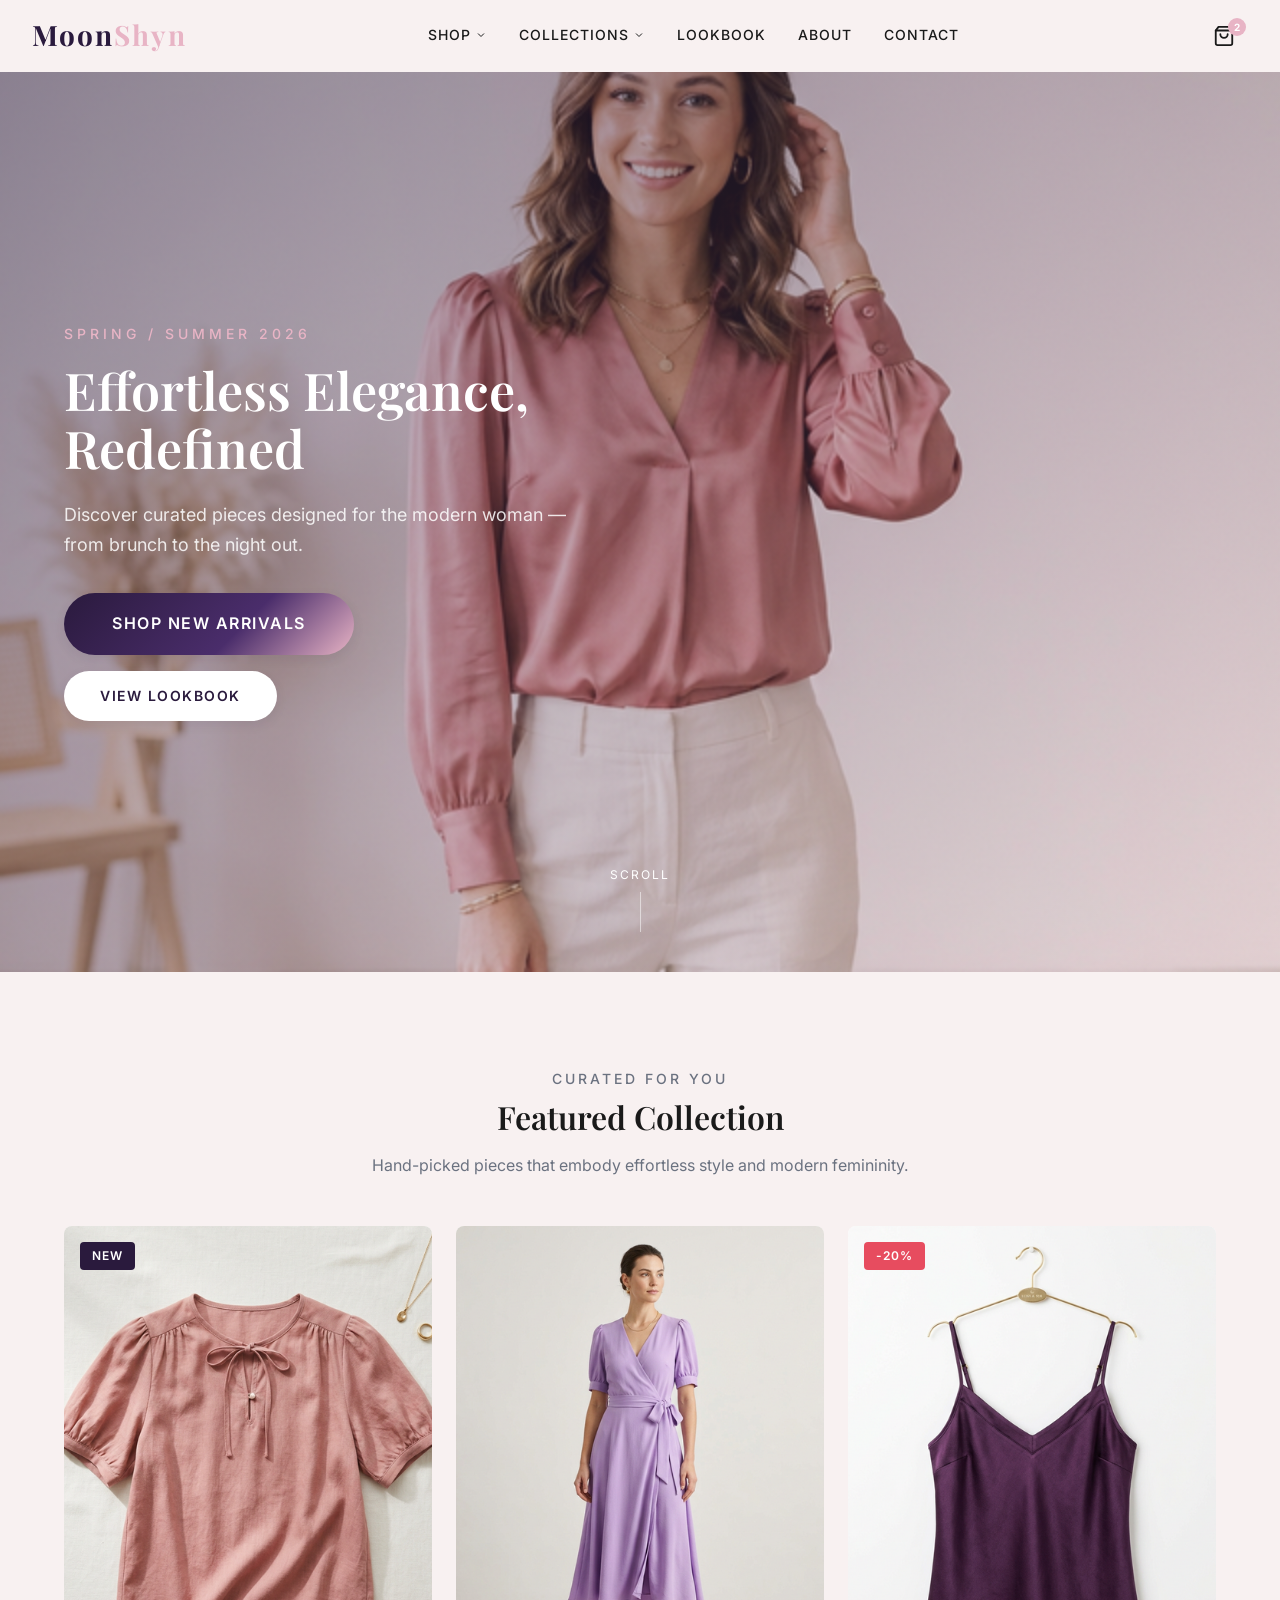
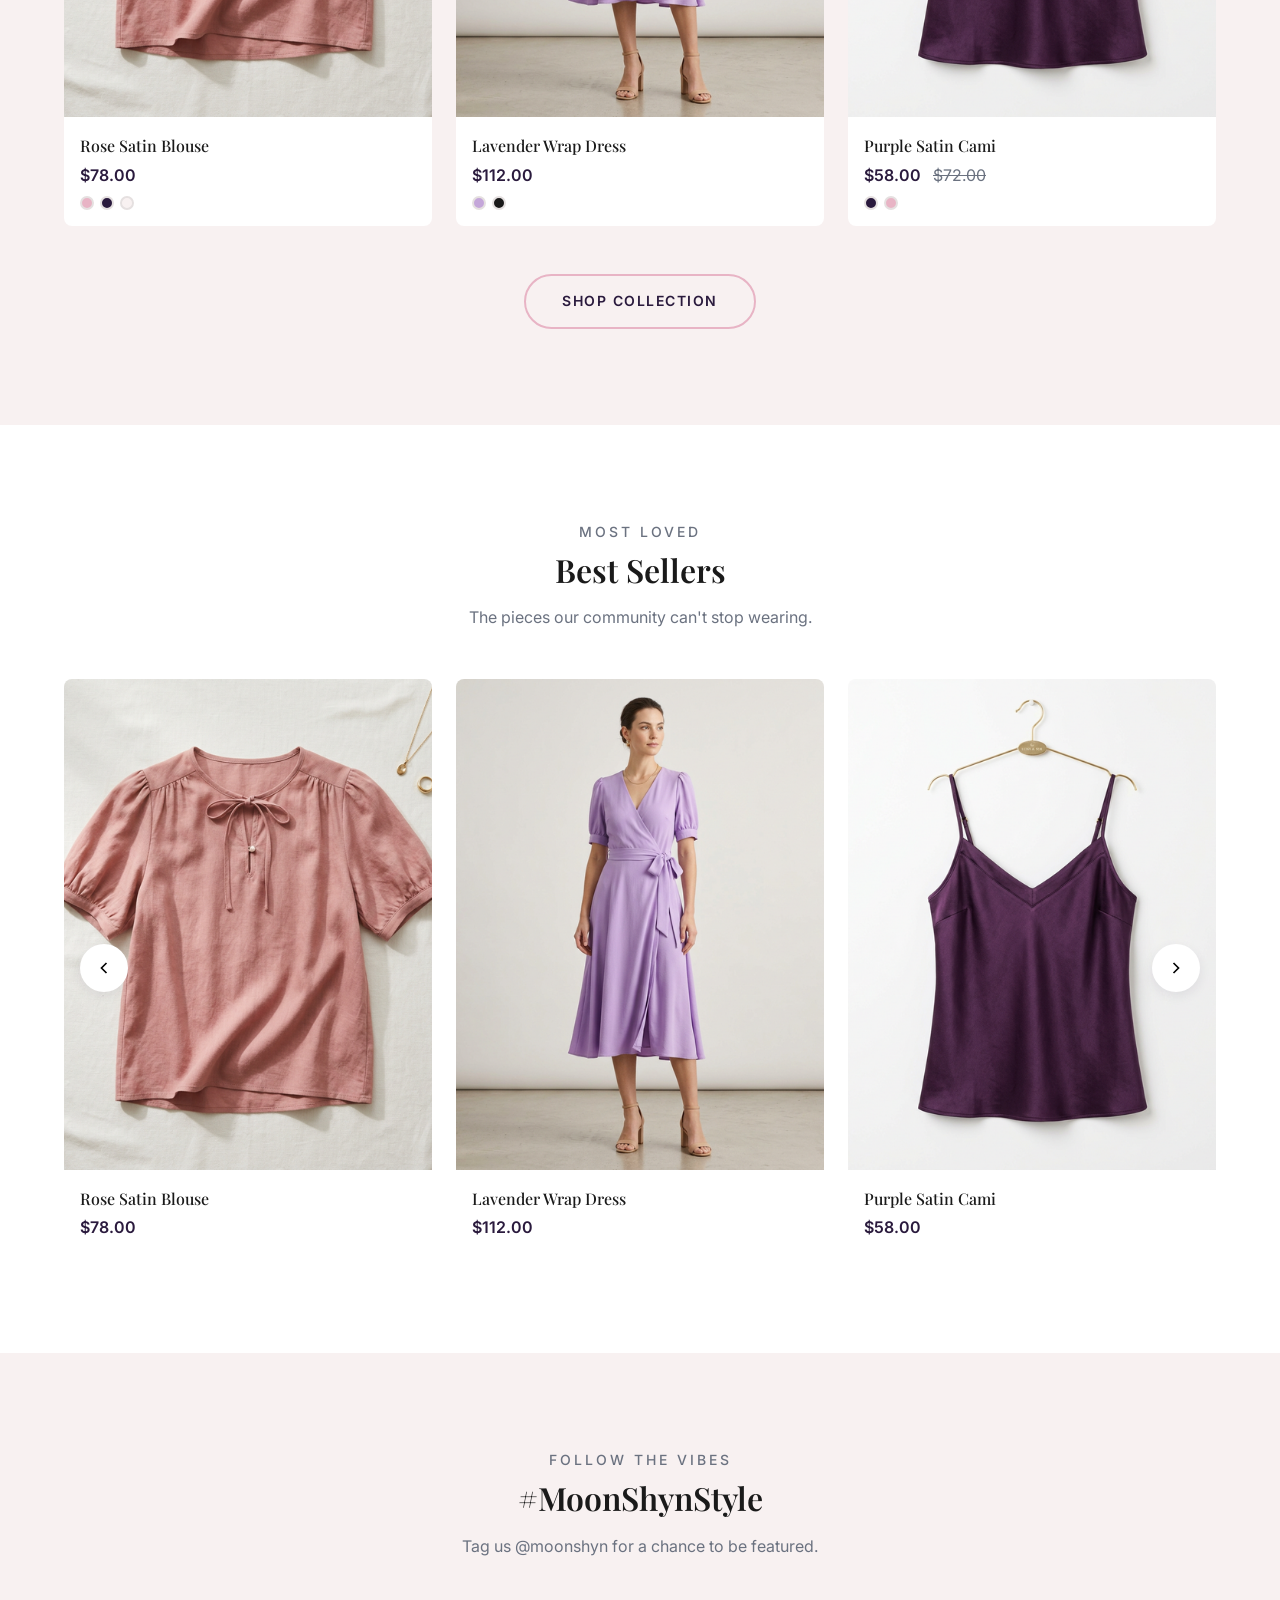
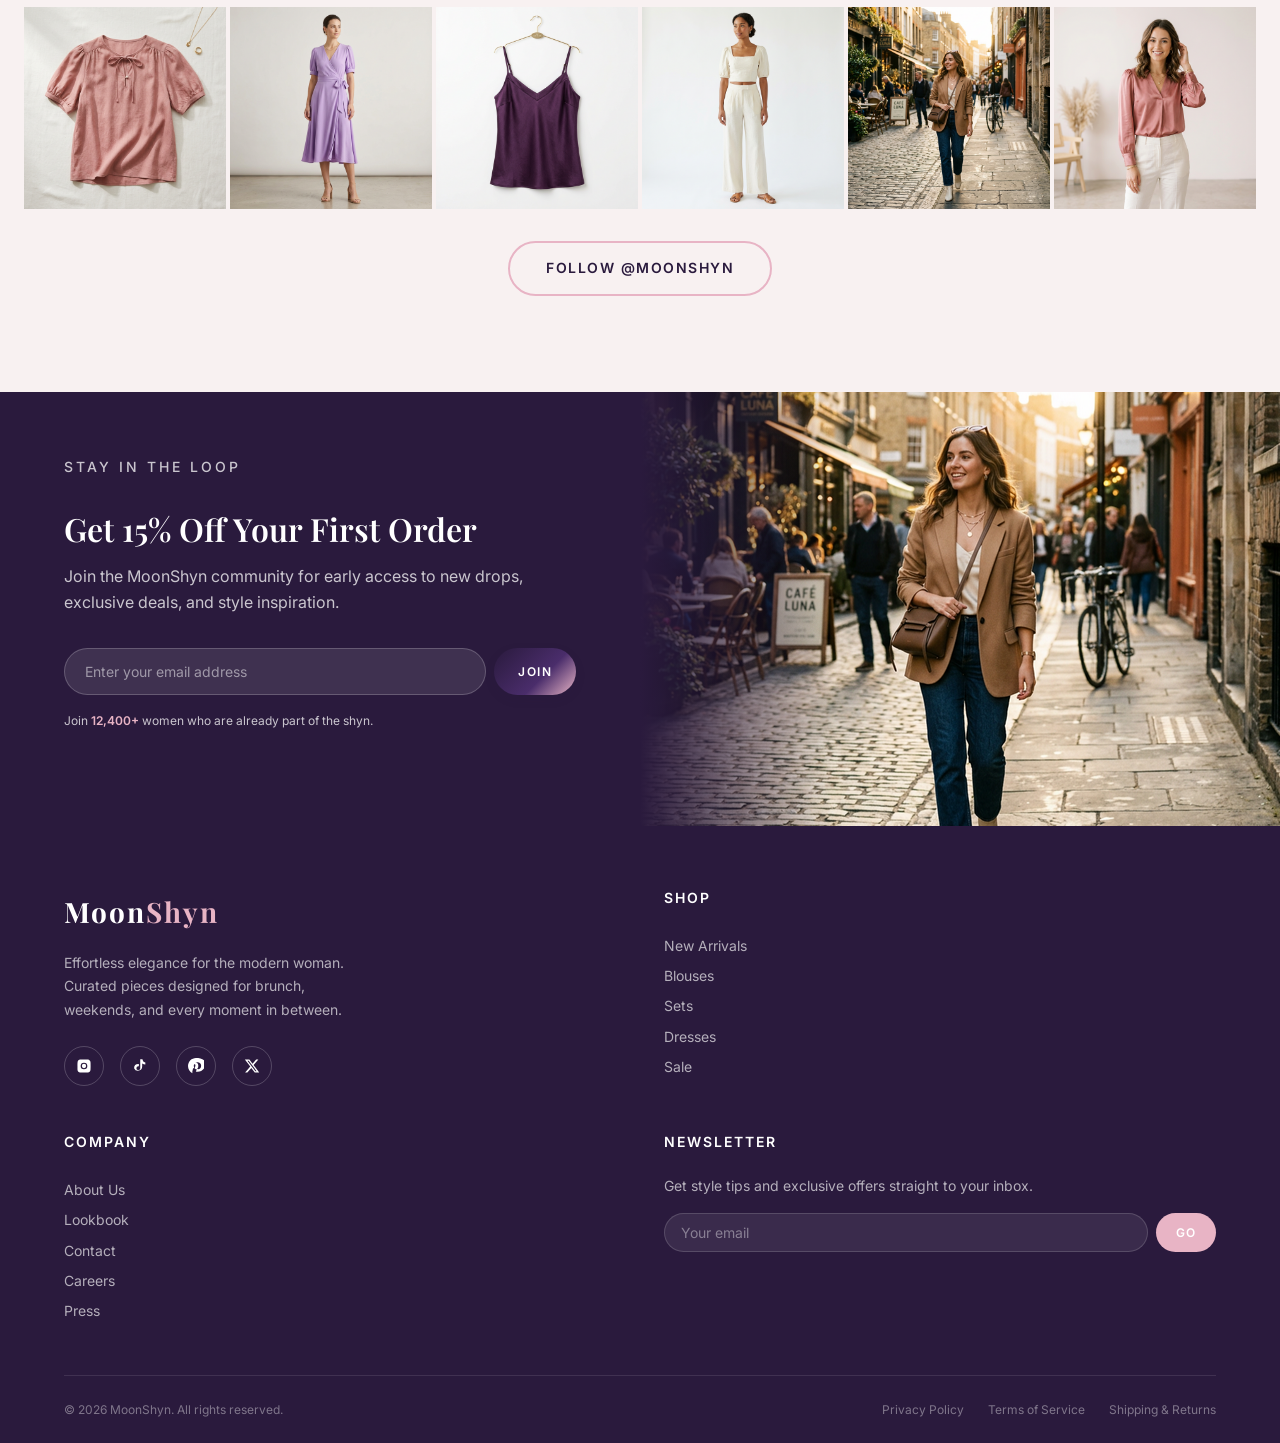
<file: index.html>
<!DOCTYPE html>
<html lang="en">
<head>
  <meta charset="UTF-8">
  <meta name="viewport" content="width=device-width, initial-scale=1.0">
  <meta name="description" content="MoonShyn — Trendy women's fashion blouses and weekend wear. Shop curated collections for the modern woman.">
  <title>MoonShyn — Modern Women's Fashion</title>
  <link rel="stylesheet" href="styles.css">
  <link rel="icon" href="data:image/svg+xml,<svg xmlns='http://www.w3.org/2000/svg' viewBox='0 0 100 100'><text y='.9em' font-size='90'>🌙</text></svg>">
</head>
<body>

  <!-- ========== NAVIGATION ========== -->
  <nav class="nav" id="mainNav">
    <div class="nav-inner">
      <div class="nav-hamburger" id="hamburger" aria-label="Toggle menu">
        <span></span>
        <span></span>
        <span></span>
      </div>
      <a href="index.html" class="nav-logo">Moon<span>Shyn</span></a>
      <div class="nav-links" id="navLinks">
        <div class="nav-dropdown">
          <a href="shop.html" class="nav-link nav-dropdown-toggle">
            Shop
            <svg viewBox="0 0 24 24" fill="none" stroke="currentColor" stroke-width="2"><polyline points="6 9 12 15 18 9"></polyline></svg>
          </a>
          <div class="nav-dropdown-menu">
            <a href="shop.html">New Arrivals</a>
            <a href="shop.html">Blouses</a>
            <a href="shop.html">Sets</a>
            <a href="shop.html">Dresses</a>
            <a href="shop.html">Sale</a>
          </div>
        </div>
        <div class="nav-dropdown">
          <a href="collections.html" class="nav-link nav-dropdown-toggle">
            Collections
            <svg viewBox="0 0 24 24" fill="none" stroke="currentColor" stroke-width="2"><polyline points="6 9 12 15 18 9"></polyline></svg>
          </a>
          <div class="nav-dropdown-menu">
            <a href="collections.html">Spring Edit</a>
            <a href="collections.html">Weekend Luxe</a>
            <a href="collections.html">Night Out</a>
            <a href="collections.html">Basics</a>
          </div>
        </div>
        <a href="lookbook.html" class="nav-link">Lookbook</a>
        <a href="about.html" class="nav-link">About</a>
        <a href="contact.html" class="nav-link">Contact</a>
      </div>
      <a href="#" class="nav-cart" id="cartIcon" aria-label="Cart">
        <svg viewBox="0 0 24 24" fill="none" stroke="currentColor" stroke-width="2" stroke-linecap="round" stroke-linejoin="round">
          <path d="M6 2L3 6v14a2 2 0 002 2h14a2 2 0 002-2V6l-3-4z"></path>
          <line x1="3" y1="6" x2="21" y2="6"></line>
          <path d="M16 10a4 4 0 01-8 0"></path>
        </svg>
        <span class="nav-cart-badge">2</span>
      </a>
    </div>
  </nav>

  <!-- Mobile Menu Overlay -->
  <div class="mobile-menu" id="mobileMenu">
    <a href="index.html">Home</a>
    <a href="shop.html">Shop All</a>
    <a href="shop.html">New Arrivals</a>
    <a href="shop.html">Blouses</a>
    <a href="shop.html">Sets</a>
    <a href="shop.html">Dresses</a>
    <a href="shop.html">Sale</a>
    <a href="collections.html">Collections</a>
    <a href="lookbook.html">Lookbook</a>
    <a href="about.html">About</a>
    <a href="contact.html">Contact</a>
  </div>

  <!-- ========== HERO SECTION ========== -->
  <section class="hero" id="heroSection">
    <div class="hero-bg" style="background-image: url('images/hero-banner.png')"></div>
    <div class="hero-content fade-in">
      <p class="hero-subtitle">Spring / Summer 2026</p>
      <h1>Effortless Elegance,<br>Redefined</h1>
      <p class="hero-text">Discover curated pieces designed for the modern woman — from brunch to the night out.</p>
      <div class="hero-buttons">
        <a href="shop.html" class="btn btn-primary btn-lg">Shop New Arrivals</a>
        <a href="lookbook.html" class="btn btn-white">View Lookbook</a>
      </div>
    </div>
    <div class="scroll-indicator">
      Scroll
    </div>
  </section>

  <!-- ========== FEATURED COLLECTION GRID ========== -->
  <section class="section" id="featuredCollection">
    <div class="container">
      <div class="section-header fade-in">
        <p class="subtitle">Curated For You</p>
        <h2>Featured Collection</h2>
        <p>Hand-picked pieces that embody effortless style and modern femininity.</p>
      </div>
      <div class="grid grid-3 fade-in">
        <!-- Product Card 1 -->
        <div class="product-card" onclick="location.href='product.html'">
          <div class="product-card-image">
            <img src="images/product-1.png" alt="Rose Satin Blouse">
            <div class="product-card-overlay">
              <button class="btn btn-white btn-sm product-card-quick-add">Quick Add</button>
            </div>
            <span class="product-card-badge badge-new">New</span>
            <button class="product-card-wishlist" aria-label="Add to wishlist">
              <svg viewBox="0 0 24 24" stroke-width="2" stroke-linecap="round" stroke-linejoin="round"><path d="M20.84 4.61a5.5 5.5 0 00-7.78 0L12 5.67l-1.06-1.06a5.5 5.5 0 00-7.78 7.78l1.06 1.06L12 21.23l7.78-7.78 1.06-1.06a5.5 5.5 0 000-7.78z"></path></svg>
            </button>
          </div>
          <div class="product-card-info">
            <p class="product-card-name">Rose Satin Blouse</p>
            <p class="product-card-price">$78.00</p>
            <div class="product-card-colors">
              <span class="color-dot" style="background:#E8B4C5"></span>
              <span class="color-dot" style="background:#2A1A3D"></span>
              <span class="color-dot" style="background:#F8F1F1"></span>
            </div>
          </div>
        </div>
        <!-- Product Card 2 -->
        <div class="product-card" onclick="location.href='product.html'">
          <div class="product-card-image">
            <img src="images/product-2.png" alt="Lavender Wrap Dress">
            <div class="product-card-overlay">
              <button class="btn btn-white btn-sm product-card-quick-add">Quick Add</button>
            </div>
            <button class="product-card-wishlist" aria-label="Add to wishlist">
              <svg viewBox="0 0 24 24" stroke-width="2" stroke-linecap="round" stroke-linejoin="round"><path d="M20.84 4.61a5.5 5.5 0 00-7.78 0L12 5.67l-1.06-1.06a5.5 5.5 0 00-7.78 7.78l1.06 1.06L12 21.23l7.78-7.78 1.06-1.06a5.5 5.5 0 000-7.78z"></path></svg>
            </button>
          </div>
          <div class="product-card-info">
            <p class="product-card-name">Lavender Wrap Dress</p>
            <p class="product-card-price">$112.00</p>
            <div class="product-card-colors">
              <span class="color-dot" style="background:#C4A6D9"></span>
              <span class="color-dot" style="background:#1A1A1A"></span>
            </div>
          </div>
        </div>
        <!-- Product Card 3 -->
        <div class="product-card" onclick="location.href='product.html'">
          <div class="product-card-image">
            <img src="images/product-3.png" alt="Purple Satin Cami">
            <div class="product-card-overlay">
              <button class="btn btn-white btn-sm product-card-quick-add">Quick Add</button>
            </div>
            <span class="product-card-badge badge-sale">-20%</span>
            <button class="product-card-wishlist" aria-label="Add to wishlist">
              <svg viewBox="0 0 24 24" stroke-width="2" stroke-linecap="round" stroke-linejoin="round"><path d="M20.84 4.61a5.5 5.5 0 00-7.78 0L12 5.67l-1.06-1.06a5.5 5.5 0 00-7.78 7.78l1.06 1.06L12 21.23l7.78-7.78 1.06-1.06a5.5 5.5 0 000-7.78z"></path></svg>
            </button>
          </div>
          <div class="product-card-info">
            <p class="product-card-name">Purple Satin Cami</p>
            <p class="product-card-price">$58.00 <span class="original-price">$72.00</span></p>
            <div class="product-card-colors">
              <span class="color-dot" style="background:#2A1A3D"></span>
              <span class="color-dot" style="background:#E8B4C5"></span>
            </div>
          </div>
        </div>
      </div>
      <div style="text-align: center; margin-top: var(--space-2xl);" class="fade-in">
        <a href="shop.html" class="btn btn-secondary">Shop Collection</a>
      </div>
    </div>
  </section>

  <!-- ========== BEST SELLERS CAROUSEL ========== -->
  <section class="section" style="background: var(--color-white);" id="bestSellers">
    <div class="container">
      <div class="section-header fade-in">
        <p class="subtitle">Most Loved</p>
        <h2>Best Sellers</h2>
        <p>The pieces our community can't stop wearing.</p>
      </div>
      <div class="carousel-wrapper fade-in">
        <div class="carousel-track" id="bestSellersCarousel">
          <!-- Best Seller 1 -->
          <div class="product-card" onclick="location.href='product.html'">
            <div class="product-card-image">
              <img src="images/product-1.png" alt="Rose Satin Blouse">
              <div class="product-card-overlay">
                <button class="btn btn-white btn-sm product-card-quick-add">Quick Add</button>
              </div>
              <button class="product-card-wishlist" aria-label="Add to wishlist">
                <svg viewBox="0 0 24 24" stroke-width="2" stroke-linecap="round" stroke-linejoin="round"><path d="M20.84 4.61a5.5 5.5 0 00-7.78 0L12 5.67l-1.06-1.06a5.5 5.5 0 00-7.78 7.78l1.06 1.06L12 21.23l7.78-7.78 1.06-1.06a5.5 5.5 0 000-7.78z"></path></svg>
              </button>
            </div>
            <div class="product-card-info">
              <p class="product-card-name">Rose Satin Blouse</p>
              <p class="product-card-price">$78.00</p>
            </div>
          </div>
          <!-- Best Seller 2 -->
          <div class="product-card" onclick="location.href='product.html'">
            <div class="product-card-image">
              <img src="images/product-2.png" alt="Lavender Wrap Dress">
              <div class="product-card-overlay">
                <button class="btn btn-white btn-sm product-card-quick-add">Quick Add</button>
              </div>
              <button class="product-card-wishlist" aria-label="Add to wishlist">
                <svg viewBox="0 0 24 24" stroke-width="2" stroke-linecap="round" stroke-linejoin="round"><path d="M20.84 4.61a5.5 5.5 0 00-7.78 0L12 5.67l-1.06-1.06a5.5 5.5 0 00-7.78 7.78l1.06 1.06L12 21.23l7.78-7.78 1.06-1.06a5.5 5.5 0 000-7.78z"></path></svg>
              </button>
            </div>
            <div class="product-card-info">
              <p class="product-card-name">Lavender Wrap Dress</p>
              <p class="product-card-price">$112.00</p>
            </div>
          </div>
          <!-- Best Seller 3 -->
          <div class="product-card" onclick="location.href='product.html'">
            <div class="product-card-image">
              <img src="images/product-3.png" alt="Purple Satin Cami">
              <div class="product-card-overlay">
                <button class="btn btn-white btn-sm product-card-quick-add">Quick Add</button>
              </div>
              <button class="product-card-wishlist" aria-label="Add to wishlist">
                <svg viewBox="0 0 24 24" stroke-width="2" stroke-linecap="round" stroke-linejoin="round"><path d="M20.84 4.61a5.5 5.5 0 00-7.78 0L12 5.67l-1.06-1.06a5.5 5.5 0 00-7.78 7.78l1.06 1.06L12 21.23l7.78-7.78 1.06-1.06a5.5 5.5 0 000-7.78z"></path></svg>
              </button>
            </div>
            <div class="product-card-info">
              <p class="product-card-name">Purple Satin Cami</p>
              <p class="product-card-price">$58.00</p>
            </div>
          </div>
          <!-- Best Seller 4 -->
          <div class="product-card" onclick="location.href='product.html'">
            <div class="product-card-image">
              <img src="images/product-4.png" alt="Linen Lounge Set">
              <div class="product-card-overlay">
                <button class="btn btn-white btn-sm product-card-quick-add">Quick Add</button>
              </div>
              <button class="product-card-wishlist" aria-label="Add to wishlist">
                <svg viewBox="0 0 24 24" stroke-width="2" stroke-linecap="round" stroke-linejoin="round"><path d="M20.84 4.61a5.5 5.5 0 00-7.78 0L12 5.67l-1.06-1.06a5.5 5.5 0 00-7.78 7.78l1.06 1.06L12 21.23l7.78-7.78 1.06-1.06a5.5 5.5 0 000-7.78z"></path></svg>
              </button>
            </div>
            <div class="product-card-info">
              <p class="product-card-name">Linen Lounge Set</p>
              <p class="product-card-price">$134.00</p>
            </div>
          </div>
        </div>
        <button class="carousel-btn carousel-btn-prev" aria-label="Previous" onclick="carouselPrev('bestSellersCarousel')">
          <svg viewBox="0 0 24 24" fill="none" stroke="currentColor" stroke-width="2"><polyline points="15 18 9 12 15 6"></polyline></svg>
        </button>
        <button class="carousel-btn carousel-btn-next" aria-label="Next" onclick="carouselNext('bestSellersCarousel')">
          <svg viewBox="0 0 24 24" fill="none" stroke="currentColor" stroke-width="2"><polyline points="9 18 15 12 9 6"></polyline></svg>
        </button>
      </div>
    </div>
  </section>

  <!-- ========== INSTAGRAM FEED ========== -->
  <section class="section" id="instagramFeed">
    <div class="container-wide">
      <div class="section-header fade-in">
        <p class="subtitle">Follow The Vibes</p>
        <h2>#MoonShynStyle</h2>
        <p>Tag us @moonshyn for a chance to be featured.</p>
      </div>
      <div class="instagram-grid fade-in">
        <div class="instagram-item">
          <img src="images/product-1.png" alt="Instagram post">
          <div class="instagram-item-overlay">
            <svg viewBox="0 0 24 24"><path d="M12 2.2c3.2 0 3.6 0 4.9.1 1.2.1 1.8.2 2.2.4.6.2 1 .5 1.4.9.4.4.7.8.9 1.4.2.4.4 1.1.4 2.2.1 1.3.1 1.6.1 4.8s0 3.6-.1 4.9c-.1 1.2-.2 1.8-.4 2.2-.2.6-.5 1-.9 1.4-.4.4-.8.7-1.4.9-.4.2-1.1.4-2.2.4-1.3.1-1.6.1-4.9.1s-3.6 0-4.9-.1c-1.2-.1-1.8-.2-2.2-.4-.6-.2-1-.5-1.4-.9-.4-.4-.7-.8-.9-1.4-.2-.4-.4-1.1-.4-2.2C2.2 15.6 2.2 15.2 2.2 12s0-3.6.1-4.9c.1-1.2.2-1.8.4-2.2.2-.6.5-1 .9-1.4.4-.4.8-.7 1.4-.9.4-.2 1.1-.4 2.2-.4C8.4 2.2 8.8 2.2 12 2.2zM12 7a5 5 0 100 10 5 5 0 000-10zm0 8.2a3.2 3.2 0 110-6.4 3.2 3.2 0 010 6.4zM18.4 6.8a1.2 1.2 0 11-2.4 0 1.2 1.2 0 012.4 0z"/></svg>
          </div>
        </div>
        <div class="instagram-item">
          <img src="images/product-2.png" alt="Instagram post">
          <div class="instagram-item-overlay">
            <svg viewBox="0 0 24 24"><path d="M12 2.2c3.2 0 3.6 0 4.9.1 1.2.1 1.8.2 2.2.4.6.2 1 .5 1.4.9.4.4.7.8.9 1.4.2.4.4 1.1.4 2.2.1 1.3.1 1.6.1 4.8s0 3.6-.1 4.9c-.1 1.2-.2 1.8-.4 2.2-.2.6-.5 1-.9 1.4-.4.4-.8.7-1.4.9-.4.2-1.1.4-2.2.4-1.3.1-1.6.1-4.9.1s-3.6 0-4.9-.1c-1.2-.1-1.8-.2-2.2-.4-.6-.2-1-.5-1.4-.9-.4-.4-.7-.8-.9-1.4-.2-.4-.4-1.1-.4-2.2C2.2 15.6 2.2 15.2 2.2 12s0-3.6.1-4.9c.1-1.2.2-1.8.4-2.2.2-.6.5-1 .9-1.4.4-.4.8-.7 1.4-.9.4-.2 1.1-.4 2.2-.4C8.4 2.2 8.8 2.2 12 2.2zM12 7a5 5 0 100 10 5 5 0 000-10zm0 8.2a3.2 3.2 0 110-6.4 3.2 3.2 0 010 6.4zM18.4 6.8a1.2 1.2 0 11-2.4 0 1.2 1.2 0 012.4 0z"/></svg>
          </div>
        </div>
        <div class="instagram-item">
          <img src="images/product-3.png" alt="Instagram post">
          <div class="instagram-item-overlay">
            <svg viewBox="0 0 24 24"><path d="M12 2.2c3.2 0 3.6 0 4.9.1 1.2.1 1.8.2 2.2.4.6.2 1 .5 1.4.9.4.4.7.8.9 1.4.2.4.4 1.1.4 2.2.1 1.3.1 1.6.1 4.8s0 3.6-.1 4.9c-.1 1.2-.2 1.8-.4 2.2-.2.6-.5 1-.9 1.4-.4.4-.8.7-1.4.9-.4.2-1.1.4-2.2.4-1.3.1-1.6.1-4.9.1s-3.6 0-4.9-.1c-1.2-.1-1.8-.2-2.2-.4-.6-.2-1-.5-1.4-.9-.4-.4-.7-.8-.9-1.4-.2-.4-.4-1.1-.4-2.2C2.2 15.6 2.2 15.2 2.2 12s0-3.6.1-4.9c.1-1.2.2-1.8.4-2.2.2-.6.5-1 .9-1.4.4-.4.8-.7 1.4-.9.4-.2 1.1-.4 2.2-.4C8.4 2.2 8.8 2.2 12 2.2zM12 7a5 5 0 100 10 5 5 0 000-10zm0 8.2a3.2 3.2 0 110-6.4 3.2 3.2 0 010 6.4zM18.4 6.8a1.2 1.2 0 11-2.4 0 1.2 1.2 0 012.4 0z"/></svg>
          </div>
        </div>
        <div class="instagram-item">
          <img src="images/product-4.png" alt="Instagram post">
          <div class="instagram-item-overlay">
            <svg viewBox="0 0 24 24"><path d="M12 2.2c3.2 0 3.6 0 4.9.1 1.2.1 1.8.2 2.2.4.6.2 1 .5 1.4.9.4.4.7.8.9 1.4.2.4.4 1.1.4 2.2.1 1.3.1 1.6.1 4.8s0 3.6-.1 4.9c-.1 1.2-.2 1.8-.4 2.2-.2.6-.5 1-.9 1.4-.4.4-.8.7-1.4.9-.4.2-1.1.4-2.2.4-1.3.1-1.6.1-4.9.1s-3.6 0-4.9-.1c-1.2-.1-1.8-.2-2.2-.4-.6-.2-1-.5-1.4-.9-.4-.4-.7-.8-.9-1.4-.2-.4-.4-1.1-.4-2.2C2.2 15.6 2.2 15.2 2.2 12s0-3.6.1-4.9c.1-1.2.2-1.8.4-2.2.2-.6.5-1 .9-1.4.4-.4.8-.7 1.4-.9.4-.2 1.1-.4 2.2-.4C8.4 2.2 8.8 2.2 12 2.2zM12 7a5 5 0 100 10 5 5 0 000-10zm0 8.2a3.2 3.2 0 110-6.4 3.2 3.2 0 010 6.4zM18.4 6.8a1.2 1.2 0 11-2.4 0 1.2 1.2 0 012.4 0z"/></svg>
          </div>
        </div>
        <div class="instagram-item">
          <img src="images/lookbook-1.png" alt="Instagram post">
          <div class="instagram-item-overlay">
            <svg viewBox="0 0 24 24"><path d="M12 2.2c3.2 0 3.6 0 4.9.1 1.2.1 1.8.2 2.2.4.6.2 1 .5 1.4.9.4.4.7.8.9 1.4.2.4.4 1.1.4 2.2.1 1.3.1 1.6.1 4.8s0 3.6-.1 4.9c-.1 1.2-.2 1.8-.4 2.2-.2.6-.5 1-.9 1.4-.4.4-.8.7-1.4.9-.4.2-1.1.4-2.2.4-1.3.1-1.6.1-4.9.1s-3.6 0-4.9-.1c-1.2-.1-1.8-.2-2.2-.4-.6-.2-1-.5-1.4-.9-.4-.4-.7-.8-.9-1.4-.2-.4-.4-1.1-.4-2.2C2.2 15.6 2.2 15.2 2.2 12s0-3.6.1-4.9c.1-1.2.2-1.8.4-2.2.2-.6.5-1 .9-1.4.4-.4.8-.7 1.4-.9.4-.2 1.1-.4 2.2-.4C8.4 2.2 8.8 2.2 12 2.2zM12 7a5 5 0 100 10 5 5 0 000-10zm0 8.2a3.2 3.2 0 110-6.4 3.2 3.2 0 010 6.4zM18.4 6.8a1.2 1.2 0 11-2.4 0 1.2 1.2 0 012.4 0z"/></svg>
          </div>
        </div>
        <div class="instagram-item">
          <img src="images/hero-banner.png" alt="Instagram post">
          <div class="instagram-item-overlay">
            <svg viewBox="0 0 24 24"><path d="M12 2.2c3.2 0 3.6 0 4.9.1 1.2.1 1.8.2 2.2.4.6.2 1 .5 1.4.9.4.4.7.8.9 1.4.2.4.4 1.1.4 2.2.1 1.3.1 1.6.1 4.8s0 3.6-.1 4.9c-.1 1.2-.2 1.8-.4 2.2-.2.6-.5 1-.9 1.4-.4.4-.8.7-1.4.9-.4.2-1.1.4-2.2.4-1.3.1-1.6.1-4.9.1s-3.6 0-4.9-.1c-1.2-.1-1.8-.2-2.2-.4-.6-.2-1-.5-1.4-.9-.4-.4-.7-.8-.9-1.4-.2-.4-.4-1.1-.4-2.2C2.2 15.6 2.2 15.2 2.2 12s0-3.6.1-4.9c.1-1.2.2-1.8.4-2.2.2-.6.5-1 .9-1.4.4-.4.8-.7 1.4-.9.4-.2 1.1-.4 2.2-.4C8.4 2.2 8.8 2.2 12 2.2zM12 7a5 5 0 100 10 5 5 0 000-10zm0 8.2a3.2 3.2 0 110-6.4 3.2 3.2 0 010 6.4zM18.4 6.8a1.2 1.2 0 11-2.4 0 1.2 1.2 0 012.4 0z"/></svg>
          </div>
        </div>
      </div>
      <div style="text-align: center; margin-top: var(--space-xl);" class="fade-in">
        <a href="https://instagram.com" class="btn btn-secondary" target="_blank" rel="noopener">Follow @moonshyn</a>
      </div>
    </div>
  </section>

  <!-- ========== EMAIL CAPTURE / NEWSLETTER ========== -->
  <section class="newsletter" id="newsletter">
    <div class="newsletter-inner">
      <div class="newsletter-content fade-in-left">
        <p class="subtitle">Stay In The Loop</p>
        <h2>Get 15% Off Your First Order</h2>
        <p>Join the MoonShyn community for early access to new drops, exclusive deals, and style inspiration.</p>
        <form class="newsletter-form" onsubmit="event.preventDefault(); this.querySelector('input').value='Thank you! ✨'; this.querySelector('button').textContent='Joined!'">
          <input type="email" placeholder="Enter your email address" required>
          <button type="submit" class="btn btn-primary btn-sm">Join</button>
        </form>
        <p class="newsletter-proof">Join <span>12,400+</span> women who are already part of the shyn.</p>
      </div>
      <div class="newsletter-image" style="background-image: url('images/lookbook-1.png')"></div>
    </div>
  </section>

  <!-- ========== FOOTER ========== -->
  <footer class="footer" id="footer">
    <div class="container">
      <div class="footer-grid">
        <div class="footer-brand">
          <a href="index.html" class="nav-logo" style="color: white;">Moon<span>Shyn</span></a>
          <p>Effortless elegance for the modern woman. Curated pieces designed for brunch, weekends, and every moment in between.</p>
          <div class="footer-social">
            <a href="#" aria-label="Instagram">
              <svg viewBox="0 0 24 24"><path d="M12 2.2c3.2 0 3.6 0 4.9.1 1.2.1 1.8.2 2.2.4.6.2 1 .5 1.4.9.4.4.7.8.9 1.4.2.4.4 1.1.4 2.2.1 1.3.1 1.6.1 4.8s0 3.6-.1 4.9c-.1 1.2-.2 1.8-.4 2.2-.2.6-.5 1-.9 1.4-.4.4-.8.7-1.4.9-.4.2-1.1.4-2.2.4-1.3.1-1.6.1-4.9.1s-3.6 0-4.9-.1c-1.2-.1-1.8-.2-2.2-.4-.6-.2-1-.5-1.4-.9-.4-.4-.7-.8-.9-1.4-.2-.4-.4-1.1-.4-2.2C2.2 15.6 2.2 15.2 2.2 12s0-3.6.1-4.9c.1-1.2.2-1.8.4-2.2.2-.6.5-1 .9-1.4.4-.4.8-.7 1.4-.9.4-.2 1.1-.4 2.2-.4C8.4 2.2 8.8 2.2 12 2.2zM12 7a5 5 0 100 10 5 5 0 000-10zm0 8.2a3.2 3.2 0 110-6.4 3.2 3.2 0 010 6.4zM18.4 6.8a1.2 1.2 0 11-2.4 0 1.2 1.2 0 012.4 0z"/></svg>
            </a>
            <a href="#" aria-label="TikTok">
              <svg viewBox="0 0 24 24"><path d="M19.59 6.69a4.83 4.83 0 01-3.77-4.25V2h-3.45v13.67a2.89 2.89 0 01-2.88 2.5 2.89 2.89 0 01-2.89-2.89 2.89 2.89 0 012.89-2.89c.28 0 .54.04.79.11v-3.5a6.37 6.37 0 00-.79-.05A6.34 6.34 0 003.15 15.2a6.34 6.34 0 0012.13-2.56V8.1a8.16 8.16 0 004.72 1.5v-3.4a4.85 4.85 0 01-.41.49z"/></svg>
            </a>
            <a href="#" aria-label="Pinterest">
              <svg viewBox="0 0 24 24"><path d="M12 0C5.4 0 0 5.4 0 12c0 4.7 2.7 8.7 6.6 10.7-.1-.8-.2-2.1 0-3l1.4-5.8s-.4-.7-.4-1.7c0-1.6.9-2.8 2.1-2.8 1 0 1.5.7 1.5 1.6 0 1-.6 2.4-1 3.7-.3 1.1.6 2 1.7 2 2 0 3.6-2.1 3.6-5.2 0-2.7-1.9-4.6-4.7-4.6-3.2 0-5.1 2.4-5.1 4.9 0 1 .4 2 .8 2.5.1.1.1.2.1.3 0 .2-.1.5-.2.6H9.5c-.1 0-.2-.1-.2-.2-.4-1.6-.6-3.2-.6-3.3 0-2.7 2-5.2 5.7-5.2 3 0 5.3 2.1 5.3 5 0 3-1.9 5.4-4.4 5.4-.9 0-1.7-.5-2-1l-.5 2c-.2.8-.7 1.7-1.1 2.3.8.3 1.7.4 2.6.4 6.6 0 12-5.4 12-12S18.6 0 12 0z"/></svg>
            </a>
            <a href="#" aria-label="Twitter">
              <svg viewBox="0 0 24 24"><path d="M18.244 2.25h3.308l-7.227 8.26 8.502 11.24H16.17l-5.214-6.817L4.99 21.75H1.68l7.73-8.835L1.254 2.25H8.08l4.713 6.231zm-1.161 17.52h1.833L7.084 4.126H5.117z"/></svg>
            </a>
          </div>
        </div>
        <div class="footer-col">
          <h4>Shop</h4>
          <a href="shop.html">New Arrivals</a>
          <a href="shop.html">Blouses</a>
          <a href="shop.html">Sets</a>
          <a href="shop.html">Dresses</a>
          <a href="shop.html">Sale</a>
        </div>
        <div class="footer-col">
          <h4>Company</h4>
          <a href="about.html">About Us</a>
          <a href="lookbook.html">Lookbook</a>
          <a href="contact.html">Contact</a>
          <a href="#">Careers</a>
          <a href="#">Press</a>
        </div>
        <div class="footer-col">
          <h4>Newsletter</h4>
          <p style="color: rgba(255,255,255,0.65); font-size: 14px; margin-bottom: 12px;">Get style tips and exclusive offers straight to your inbox.</p>
          <form class="footer-newsletter-form" onsubmit="event.preventDefault();">
            <input type="email" placeholder="Your email">
            <button type="submit">Go</button>
          </form>
        </div>
      </div>
      <div class="footer-bottom">
        <p>&copy; 2026 MoonShyn. All rights reserved.</p>
        <div class="footer-bottom-links">
          <a href="#">Privacy Policy</a>
          <a href="#">Terms of Service</a>
          <a href="#">Shipping & Returns</a>
        </div>
      </div>
    </div>
  </footer>

  <!-- ========== BOTTOM NAV (Mobile) ========== -->
  <nav class="bottom-nav" id="bottomNav">
    <div class="bottom-nav-inner">
      <a href="index.html" class="bottom-nav-item active">
        <svg viewBox="0 0 24 24" fill="none" stroke="currentColor" stroke-width="2"><path d="M3 9l9-7 9 7v11a2 2 0 01-2 2H5a2 2 0 01-2-2z"></path><polyline points="9 22 9 12 15 12 15 22"></polyline></svg>
        Home
      </a>
      <a href="shop.html" class="bottom-nav-item">
        <svg viewBox="0 0 24 24" fill="none" stroke="currentColor" stroke-width="2"><rect x="2" y="7" width="20" height="14" rx="2" ry="2"></rect><path d="M16 21V5a2 2 0 00-2-2h-4a2 2 0 00-2 2v16"></path></svg>
        Shop
      </a>
      <a href="#" class="bottom-nav-item">
        <svg viewBox="0 0 24 24" fill="none" stroke="currentColor" stroke-width="2"><path d="M6 2L3 6v14a2 2 0 002 2h14a2 2 0 002-2V6l-3-4z"></path><line x1="3" y1="6" x2="21" y2="6"></line><path d="M16 10a4 4 0 01-8 0"></path></svg>
        Cart
      </a>
      <a href="#" class="bottom-nav-item">
        <svg viewBox="0 0 24 24" fill="none" stroke="currentColor" stroke-width="2"><path d="M20 21v-2a4 4 0 00-4-4H8a4 4 0 00-4 4v2"></path><circle cx="12" cy="7" r="4"></circle></svg>
        Account
      </a>
    </div>
  </nav>

  <script src="script.js"></script>
</body>
</html>
</file>
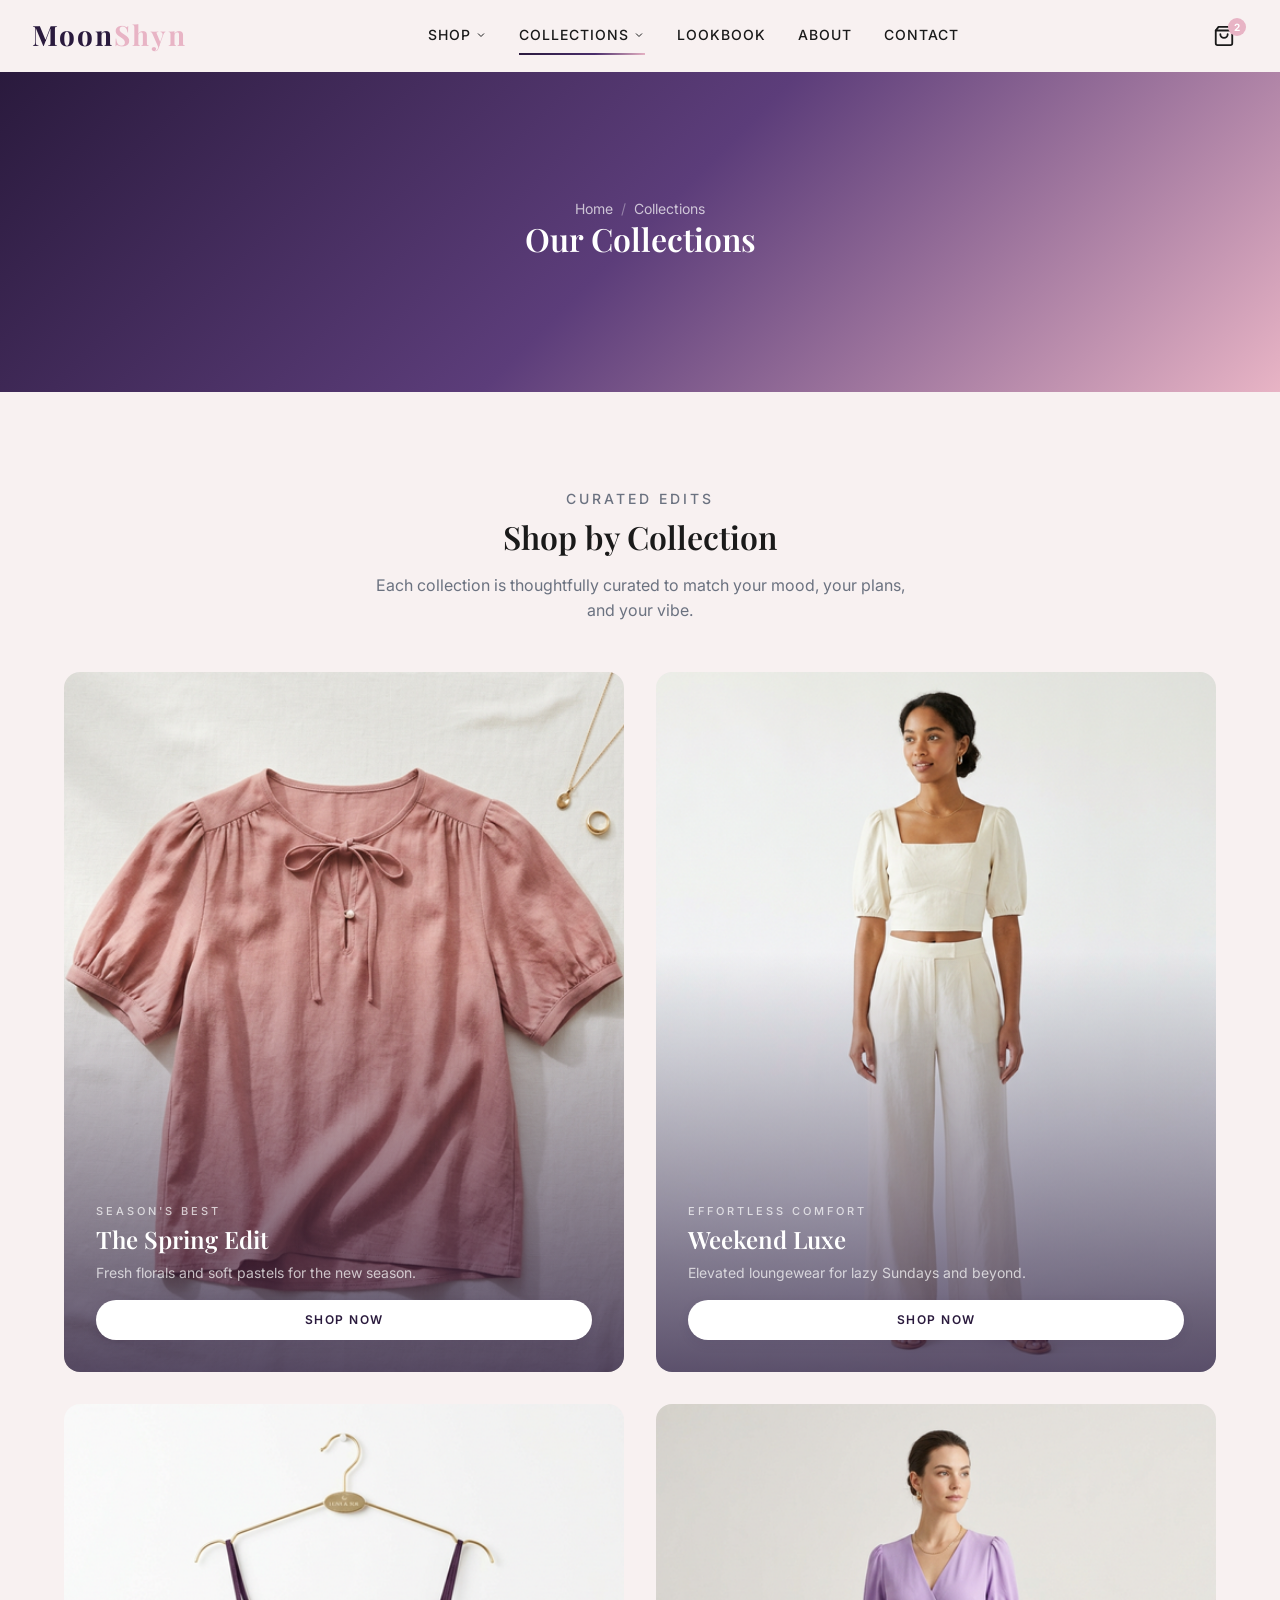
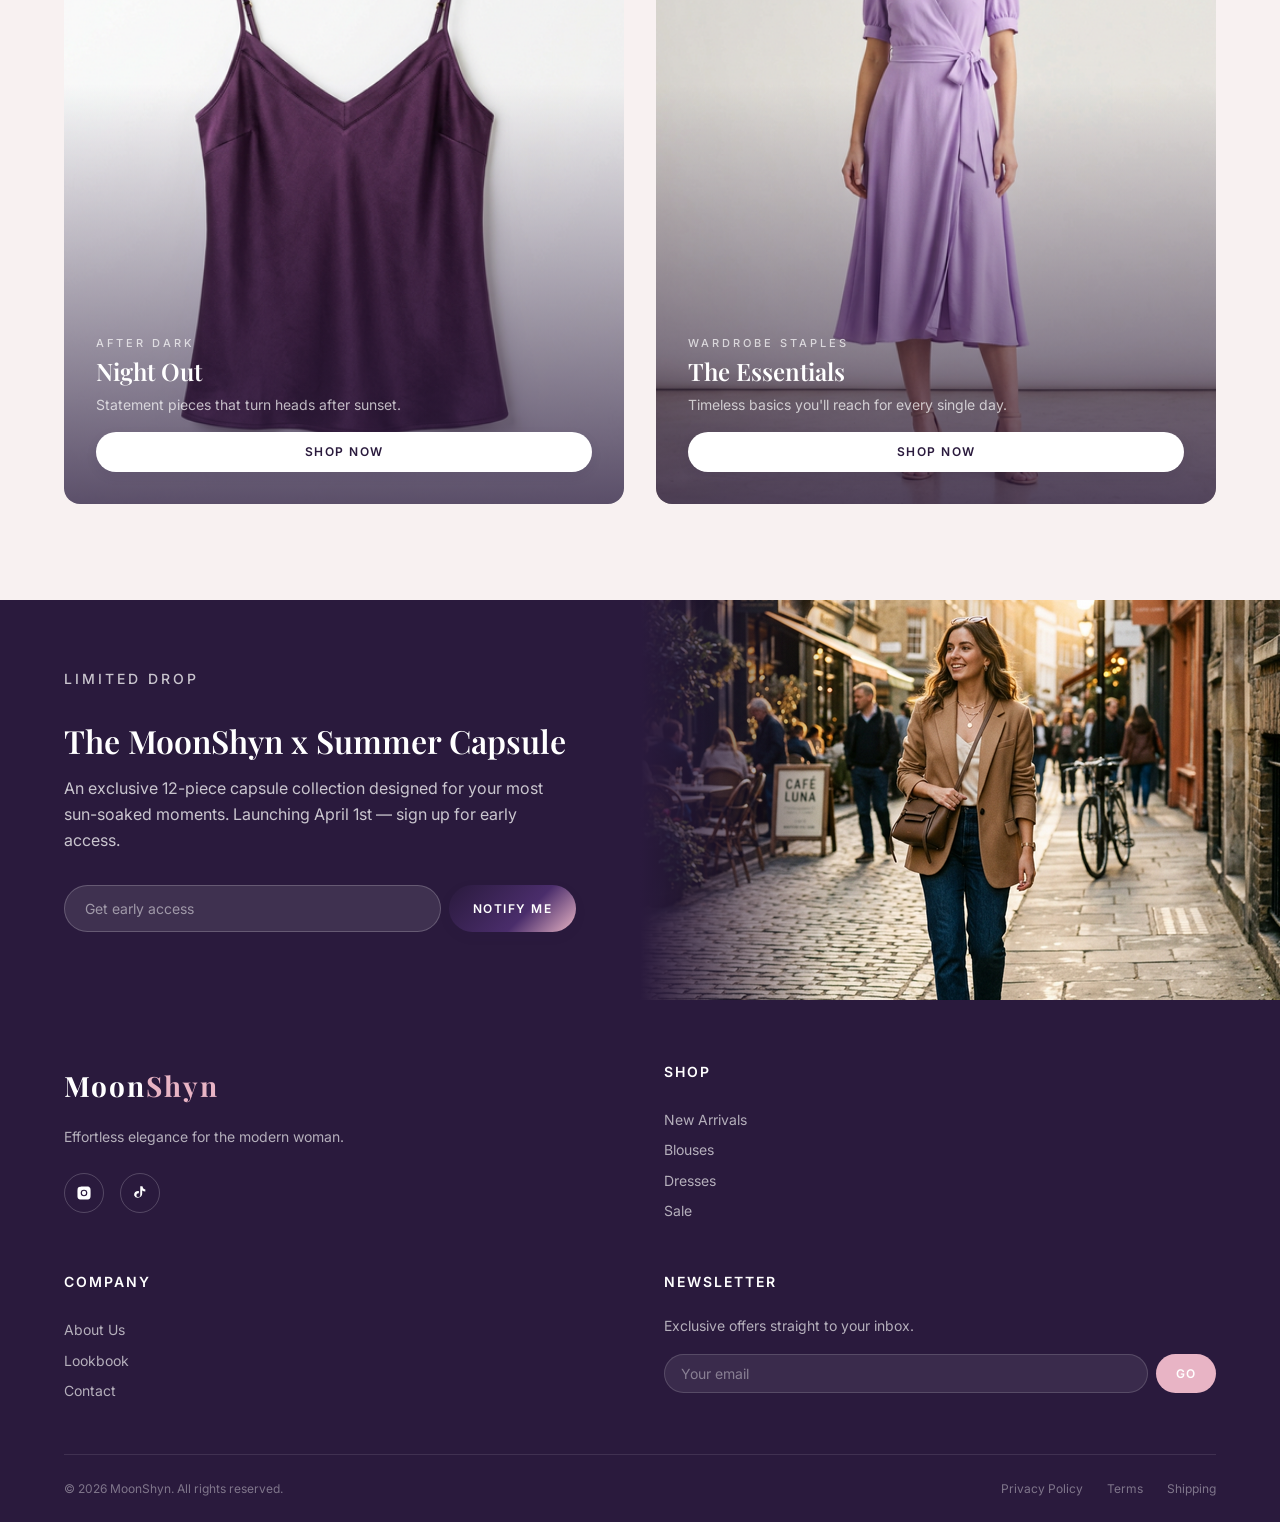
<file: collections.html>
<!DOCTYPE html>
<html lang="en">
<head>
  <meta charset="UTF-8">
  <meta name="viewport" content="width=device-width, initial-scale=1.0">
  <meta name="description" content="Explore MoonShyn's curated fashion collections — from Spring Edit to Night Out, find your perfect vibe.">
  <title>Collections — MoonShyn</title>
  <link rel="stylesheet" href="styles.css">
  <link rel="icon" href="data:image/svg+xml,<svg xmlns='http://www.w3.org/2000/svg' viewBox='0 0 100 100'><text y='.9em' font-size='90'>🌙</text></svg>">
</head>
<body>

  <!-- Navigation -->
  <nav class="nav" id="mainNav">
    <div class="nav-inner">
      <div class="nav-hamburger" id="hamburger" aria-label="Toggle menu"><span></span><span></span><span></span></div>
      <a href="index.html" class="nav-logo">Moon<span>Shyn</span></a>
      <div class="nav-links" id="navLinks">
        <div class="nav-dropdown"><a href="shop.html" class="nav-link nav-dropdown-toggle">Shop <svg viewBox="0 0 24 24" fill="none" stroke="currentColor" stroke-width="2"><polyline points="6 9 12 15 18 9"></polyline></svg></a><div class="nav-dropdown-menu"><a href="shop.html">New Arrivals</a><a href="shop.html">Blouses</a><a href="shop.html">Sets</a><a href="shop.html">Dresses</a><a href="shop.html">Sale</a></div></div>
        <div class="nav-dropdown"><a href="collections.html" class="nav-link nav-dropdown-toggle active">Collections <svg viewBox="0 0 24 24" fill="none" stroke="currentColor" stroke-width="2"><polyline points="6 9 12 15 18 9"></polyline></svg></a><div class="nav-dropdown-menu"><a href="collections.html">Spring Edit</a><a href="collections.html">Weekend Luxe</a><a href="collections.html">Night Out</a><a href="collections.html">Basics</a></div></div>
        <a href="lookbook.html" class="nav-link">Lookbook</a>
        <a href="about.html" class="nav-link">About</a>
        <a href="contact.html" class="nav-link">Contact</a>
      </div>
      <a href="#" class="nav-cart" aria-label="Cart"><svg viewBox="0 0 24 24" fill="none" stroke="currentColor" stroke-width="2" stroke-linecap="round" stroke-linejoin="round"><path d="M6 2L3 6v14a2 2 0 002 2h14a2 2 0 002-2V6l-3-4z"></path><line x1="3" y1="6" x2="21" y2="6"></line><path d="M16 10a4 4 0 01-8 0"></path></svg><span class="nav-cart-badge">2</span></a>
    </div>
  </nav>
  <div class="mobile-menu" id="mobileMenu"><a href="index.html">Home</a><a href="shop.html">Shop All</a><a href="collections.html">Collections</a><a href="lookbook.html">Lookbook</a><a href="about.html">About</a><a href="contact.html">Contact</a></div>

  <!-- Page Banner -->
  <section class="page-banner">
    <div class="page-banner-bg"></div>
    <div class="page-banner-content">
      <div class="breadcrumbs"><a href="index.html">Home</a><span class="separator">/</span><span>Collections</span></div>
      <h1>Our Collections</h1>
    </div>
  </section>

  <!-- Collections Grid -->
  <section class="section">
    <div class="container">
      <div class="section-header fade-in">
        <p class="subtitle">Curated Edits</p>
        <h2>Shop by Collection</h2>
        <p>Each collection is thoughtfully curated to match your mood, your plans, and your vibe.</p>
      </div>

      <div class="grid grid-2" style="gap:var(--space-xl);">
        <!-- Collection 1 - Spring Edit -->
        <div class="collection-card fade-in" onclick="location.href='shop.html'">
          <img src="images/product-1.png" alt="Spring Edit Collection">
          <div class="collection-card-overlay">
            <p class="subtitle" style="font-size:11px; margin-bottom:4px;">Season's Best</p>
            <h3>The Spring Edit</h3>
            <p>Fresh florals and soft pastels for the new season.</p>
            <a href="shop.html" class="btn btn-white btn-sm">Shop Now</a>
          </div>
        </div>

        <!-- Collection 2 - Weekend Luxe -->
        <div class="collection-card fade-in" onclick="location.href='shop.html'">
          <img src="images/product-4.png" alt="Weekend Luxe Collection">
          <div class="collection-card-overlay">
            <p class="subtitle" style="font-size:11px; margin-bottom:4px;">Effortless Comfort</p>
            <h3>Weekend Luxe</h3>
            <p>Elevated loungewear for lazy Sundays and beyond.</p>
            <a href="shop.html" class="btn btn-white btn-sm">Shop Now</a>
          </div>
        </div>

        <!-- Collection 3 - Night Out -->
        <div class="collection-card fade-in" onclick="location.href='shop.html'">
          <img src="images/product-3.png" alt="Night Out Collection">
          <div class="collection-card-overlay">
            <p class="subtitle" style="font-size:11px; margin-bottom:4px;">After Dark</p>
            <h3>Night Out</h3>
            <p>Statement pieces that turn heads after sunset.</p>
            <a href="shop.html" class="btn btn-white btn-sm">Shop Now</a>
          </div>
        </div>

        <!-- Collection 4 - Basics -->
        <div class="collection-card fade-in" onclick="location.href='shop.html'">
          <img src="images/product-2.png" alt="Essentials Collection">
          <div class="collection-card-overlay">
            <p class="subtitle" style="font-size:11px; margin-bottom:4px;">Wardrobe Staples</p>
            <h3>The Essentials</h3>
            <p>Timeless basics you'll reach for every single day.</p>
            <a href="shop.html" class="btn btn-white btn-sm">Shop Now</a>
          </div>
        </div>
      </div>
    </div>
  </section>

  <!-- Featured Collection Banner -->
  <section class="newsletter" style="margin-bottom:0;">
    <div class="newsletter-inner">
      <div class="newsletter-content fade-in-left">
        <p class="subtitle">Limited Drop</p>
        <h2>The MoonShyn x Summer Capsule</h2>
        <p>An exclusive 12-piece capsule collection designed for your most sun-soaked moments. Launching April 1st — sign up for early access.</p>
        <form class="newsletter-form" onsubmit="event.preventDefault(); this.querySelector('button').textContent='✨ You\'re in!';">
          <input type="email" placeholder="Get early access" required>
          <button type="submit" class="btn btn-primary btn-sm">Notify Me</button>
        </form>
      </div>
      <div class="newsletter-image" style="background-image:url('images/lookbook-1.png');"></div>
    </div>
  </section>

  <!-- Footer -->
  <footer class="footer">
    <div class="container">
      <div class="footer-grid">
        <div class="footer-brand"><a href="index.html" class="nav-logo" style="color:white;">Moon<span>Shyn</span></a><p>Effortless elegance for the modern woman.</p><div class="footer-social"><a href="#" aria-label="Instagram"><svg viewBox="0 0 24 24"><path d="M12 2.2c3.2 0 3.6 0 4.9.1 1.2.1 1.8.2 2.2.4.6.2 1 .5 1.4.9.4.4.7.8.9 1.4.2.4.4 1.1.4 2.2.1 1.3.1 1.6.1 4.8s0 3.6-.1 4.9c-.1 1.2-.2 1.8-.4 2.2-.2.6-.5 1-.9 1.4-.4.4-.8.7-1.4.9-.4.2-1.1.4-2.2.4-1.3.1-1.6.1-4.9.1s-3.6 0-4.9-.1c-1.2-.1-1.8-.2-2.2-.4-.6-.2-1-.5-1.4-.9-.4-.4-.7-.8-.9-1.4-.2-.4-.4-1.1-.4-2.2C2.2 15.6 2.2 15.2 2.2 12s0-3.6.1-4.9c.1-1.2.2-1.8.4-2.2.2-.6.5-1 .9-1.4C4 3.5 4.4 3.2 5 3c.4-.2 1.1-.4 2.2-.4C8.4 2.2 8.8 2.2 12 2.2zM12 7a5 5 0 100 10 5 5 0 000-10zm0 8.2a3.2 3.2 0 110-6.4 3.2 3.2 0 010 6.4zM18.4 6.8a1.2 1.2 0 11-2.4 0 1.2 1.2 0 012.4 0z"/></svg></a><a href="#" aria-label="TikTok"><svg viewBox="0 0 24 24"><path d="M19.59 6.69a4.83 4.83 0 01-3.77-4.25V2h-3.45v13.67a2.89 2.89 0 01-2.88 2.5 2.89 2.89 0 01-2.89-2.89 2.89 2.89 0 012.89-2.89c.28 0 .54.04.79.11v-3.5a6.37 6.37 0 00-.79-.05A6.34 6.34 0 003.15 15.2a6.34 6.34 0 0012.13-2.56V8.1a8.16 8.16 0 004.72 1.5v-3.4a4.85 4.85 0 01-.41.49z"/></svg></a></div></div>
        <div class="footer-col"><h4>Shop</h4><a href="shop.html">New Arrivals</a><a href="shop.html">Blouses</a><a href="shop.html">Dresses</a><a href="shop.html">Sale</a></div>
        <div class="footer-col"><h4>Company</h4><a href="about.html">About Us</a><a href="lookbook.html">Lookbook</a><a href="contact.html">Contact</a></div>
        <div class="footer-col"><h4>Newsletter</h4><p style="color:rgba(255,255,255,0.65);font-size:14px;margin-bottom:12px;">Exclusive offers straight to your inbox.</p><form class="footer-newsletter-form" onsubmit="event.preventDefault();"><input type="email" placeholder="Your email"><button type="submit">Go</button></form></div>
      </div>
      <div class="footer-bottom"><p>&copy; 2026 MoonShyn. All rights reserved.</p><div class="footer-bottom-links"><a href="#">Privacy Policy</a><a href="#">Terms</a><a href="#">Shipping</a></div></div>
    </div>
  </footer>

  <nav class="bottom-nav"><div class="bottom-nav-inner">
    <a href="index.html" class="bottom-nav-item"><svg viewBox="0 0 24 24" fill="none" stroke="currentColor" stroke-width="2"><path d="M3 9l9-7 9 7v11a2 2 0 01-2 2H5a2 2 0 01-2-2z"></path><polyline points="9 22 9 12 15 12 15 22"></polyline></svg>Home</a>
    <a href="shop.html" class="bottom-nav-item"><svg viewBox="0 0 24 24" fill="none" stroke="currentColor" stroke-width="2"><rect x="2" y="7" width="20" height="14" rx="2"></rect><path d="M16 21V5a2 2 0 00-2-2h-4a2 2 0 00-2 2v16"></path></svg>Shop</a>
    <a href="#" class="bottom-nav-item"><svg viewBox="0 0 24 24" fill="none" stroke="currentColor" stroke-width="2"><path d="M6 2L3 6v14a2 2 0 002 2h14a2 2 0 002-2V6l-3-4z"></path><line x1="3" y1="6" x2="21" y2="6"></line><path d="M16 10a4 4 0 01-8 0"></path></svg>Cart</a>
    <a href="#" class="bottom-nav-item"><svg viewBox="0 0 24 24" fill="none" stroke="currentColor" stroke-width="2"><path d="M20 21v-2a4 4 0 00-4-4H8a4 4 0 00-4 4v2"></path><circle cx="12" cy="7" r="4"></circle></svg>Account</a>
  </div></nav>

  <script src="script.js"></script>
</body>
</html>
</file>
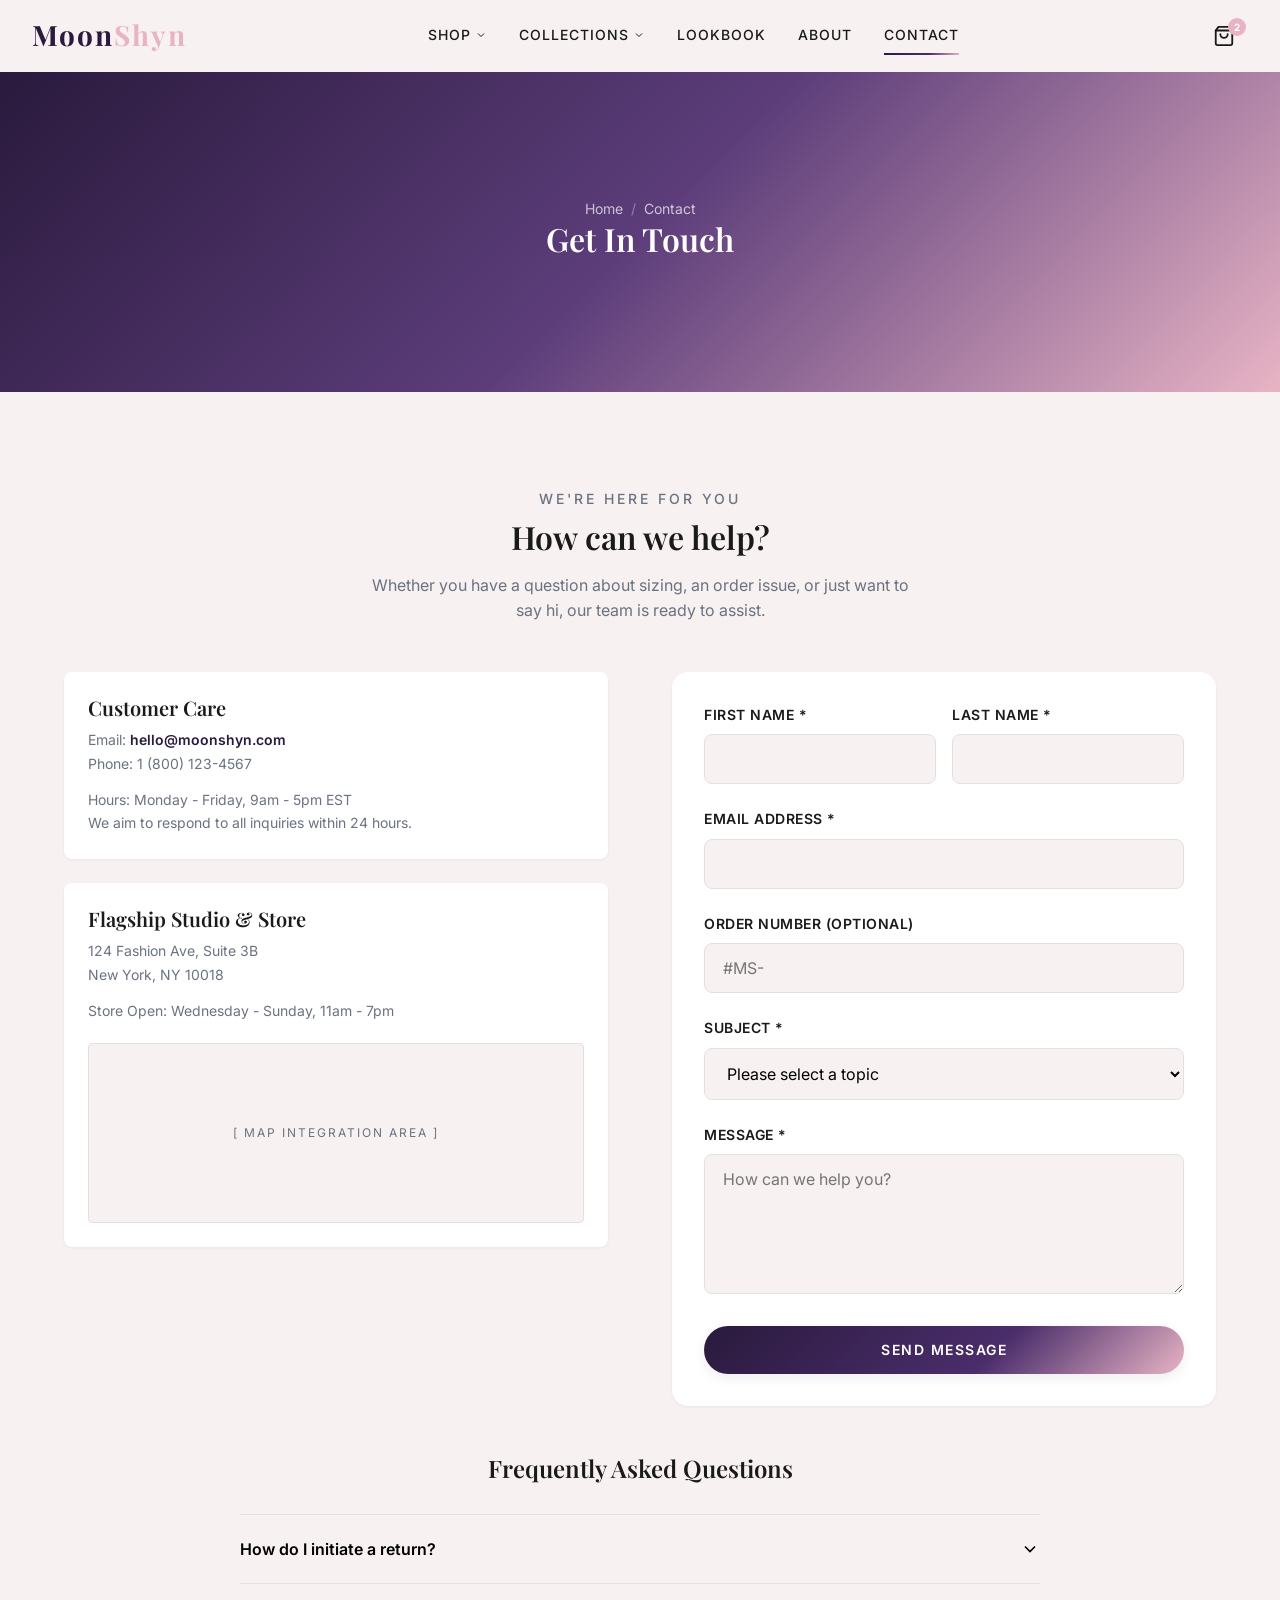
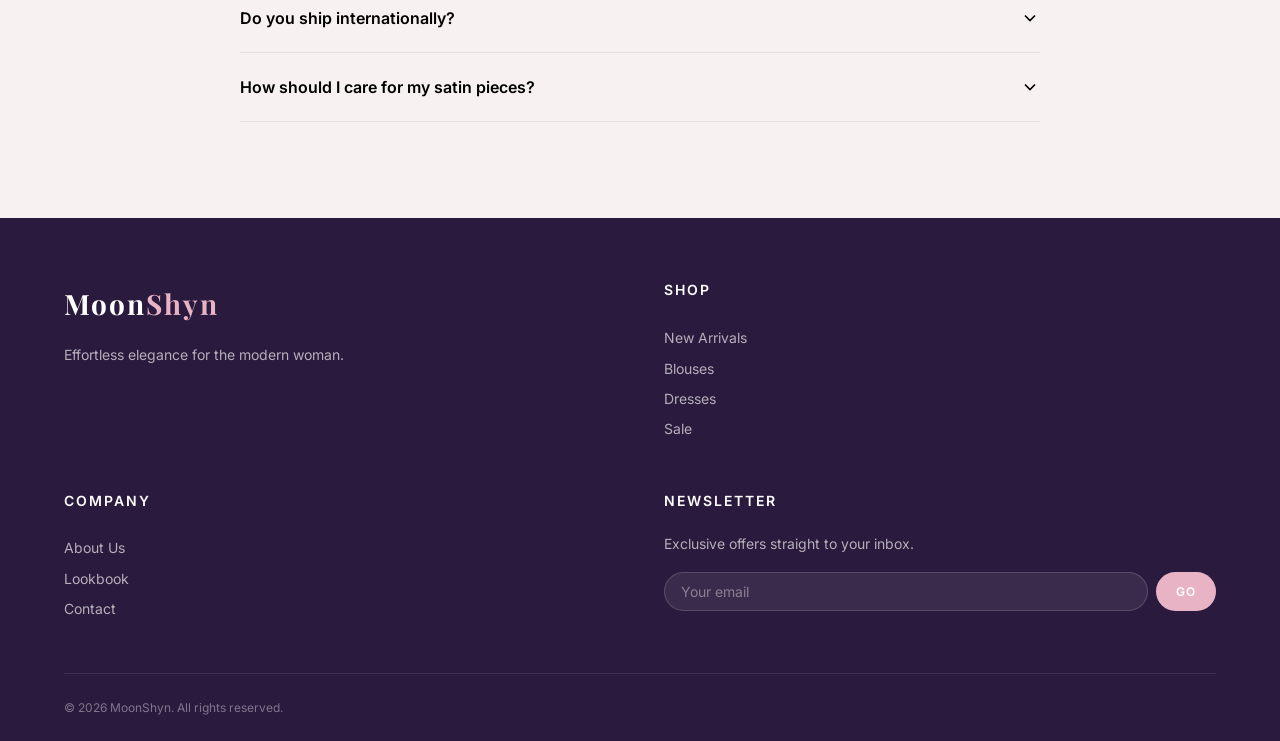
<file: contact.html>
<!DOCTYPE html>
<html lang="en">
<head>
  <meta charset="UTF-8">
  <meta name="viewport" content="width=device-width, initial-scale=1.0">
  <meta name="description" content="Contact MoonShyn customer care. We're here to help with sizing, orders, and styling advice.">
  <title>Contact Us — MoonShyn</title>
  <link rel="stylesheet" href="styles.css">
  <link rel="icon" href="data:image/svg+xml,<svg xmlns='http://www.w3.org/2000/svg' viewBox='0 0 100 100'><text y='.9em' font-size='90'>🌙</text></svg>">
</head>
<body>

  <!-- Navigation -->
  <nav class="nav" id="mainNav">
    <div class="nav-inner">
      <div class="nav-hamburger" id="hamburger" aria-label="Toggle menu"><span></span><span></span><span></span></div>
      <a href="index.html" class="nav-logo">Moon<span>Shyn</span></a>
      <div class="nav-links" id="navLinks">
        <div class="nav-dropdown"><a href="shop.html" class="nav-link nav-dropdown-toggle">Shop <svg viewBox="0 0 24 24" fill="none" stroke="currentColor" stroke-width="2"><polyline points="6 9 12 15 18 9"></polyline></svg></a><div class="nav-dropdown-menu"><a href="shop.html">New Arrivals</a><a href="shop.html">Blouses</a><a href="shop.html">Dresses</a><a href="shop.html">Sale</a></div></div>
        <div class="nav-dropdown"><a href="collections.html" class="nav-link nav-dropdown-toggle">Collections <svg viewBox="0 0 24 24" fill="none" stroke="currentColor" stroke-width="2"><polyline points="6 9 12 15 18 9"></polyline></svg></a><div class="nav-dropdown-menu"><a href="collections.html">Spring Edit</a><a href="collections.html">Weekend Luxe</a><a href="collections.html">Night Out</a></div></div>
        <a href="lookbook.html" class="nav-link">Lookbook</a>
        <a href="about.html" class="nav-link">About</a>
        <a href="contact.html" class="nav-link active">Contact</a>
      </div>
      <a href="#" class="nav-cart" aria-label="Cart"><svg viewBox="0 0 24 24" fill="none" stroke="currentColor" stroke-width="2" stroke-linecap="round" stroke-linejoin="round"><path d="M6 2L3 6v14a2 2 0 002 2h14a2 2 0 002-2V6l-3-4z"></path><line x1="3" y1="6" x2="21" y2="6"></line><path d="M16 10a4 4 0 01-8 0"></path></svg><span class="nav-cart-badge">2</span></a>
    </div>
  </nav>
  <div class="mobile-menu" id="mobileMenu"><a href="index.html">Home</a><a href="shop.html">Shop</a><a href="collections.html">Collections</a><a href="lookbook.html">Lookbook</a><a href="about.html">About</a><a href="contact.html">Contact</a></div>

  <!-- Page Banner -->
  <section class="page-banner">
    <div class="page-banner-bg"></div>
    <div class="page-banner-content">
      <div class="breadcrumbs"><a href="index.html">Home</a><span class="separator">/</span><span>Contact</span></div>
      <h1>Get In Touch</h1>
    </div>
  </section>

  <!-- Contact Section -->
  <section class="section">
    <div class="container">
      <div class="section-header fade-in">
        <p class="subtitle">We're Here For You</p>
        <h2>How can we help?</h2>
        <p>Whether you have a question about sizing, an order issue, or just want to say hi, our team is ready to assist.</p>
      </div>

      <div class="contact-layout fade-in">
        <!-- Contact Information -->
        <div>
          <div class="contact-info-card">
            <h4>Customer Care</h4>
            <p>Email: <a href="mailto:hello@moonshyn.com" style="color:var(--color-primary);font-weight:600;">hello@moonshyn.com</a></p>
            <p>Phone: 1 (800) 123-4567</p>
            <p style="margin-top:12px;">Hours: Monday - Friday, 9am - 5pm EST</p>
            <p>We aim to respond to all inquiries within 24 hours.</p>
          </div>

          <div class="contact-info-card">
            <h4>Flagship Studio & Store</h4>
            <p>124 Fashion Ave, Suite 3B</p>
            <p>New York, NY 10018</p>
            <p style="margin-top:12px;">Store Open: Wednesday - Sunday, 11am - 7pm</p>
            
            <!-- Map Placeholder -->
            <div style="width:100%; height:180px; background:var(--color-bg); border-radius:var(--radius-sm); margin-top:20px; display:flex; align-items:center; justify-content:center; color:var(--color-text-light); text-transform:uppercase; font-size:12px; letter-spacing:2px; border:1px solid var(--color-border);">
              [ Map Integration Area ]
            </div>
          </div>
        </div>

        <!-- Contact Form -->
        <div class="contact-form">
          <form>
            <div style="display:grid; grid-template-columns:1fr 1fr; gap:var(--space-md);">
              <div class="form-group">
                <label for="firstName">First Name *</label>
                <input type="text" id="firstName" class="form-input" required>
              </div>
              <div class="form-group">
                <label for="lastName">Last Name *</label>
                <input type="text" id="lastName" class="form-input" required>
              </div>
            </div>
            
            <div class="form-group">
              <label for="email">Email Address *</label>
              <input type="email" id="email" class="form-input" required>
            </div>
            
            <div class="form-group">
              <label for="orderNumber">Order Number (Optional)</label>
              <input type="text" id="orderNumber" class="form-input" placeholder="#MS-">
            </div>
            
            <div class="form-group">
              <label for="subject">Subject *</label>
              <select id="subject" class="form-input" required>
                <option value="">Please select a topic</option>
                <option value="sizing">Sizing & Fit Advice</option>
                <option value="order">Order Status</option>
                <option value="return">Returns & Exchanges</option>
                <option value="wholesale">Wholesale Inquiry</option>
                <option value="other">Other</option>
              </select>
            </div>
            
            <div class="form-group">
              <label for="message">Message *</label>
              <textarea id="message" class="form-input" placeholder="How can we help you?" required></textarea>
            </div>
            
            <button type="submit" class="btn btn-primary" style="width:100%;">Send Message</button>
          </form>
        </div>
      </div>
      
      <!-- FAQ Section -->
      <div class="faq-section fade-in">
        <div class="section-header" style="margin-bottom:var(--space-xl);">
          <h2 style="font-size:var(--fs-h3);">Frequently Asked Questions</h2>
        </div>
        
        <div class="accordion" style="max-width:800px; margin:0 auto;">
          <div class="accordion-item">
            <button class="accordion-header">
              How do I initiate a return?
              <svg class="accordion-icon" viewBox="0 0 24 24" fill="none" stroke="currentColor" stroke-width="2"><polyline points="6 9 12 15 18 9"></polyline></svg>
            </button>
            <div class="accordion-body">
              <div class="accordion-body-inner">
                <p>To initiate a return, process it through our returns portal using your order number and email address. We accept returns within 30 days of the delivery date. Items must be unworn, unwashed, and have original tags attached.</p>
              </div>
            </div>
          </div>
          
          <div class="accordion-item">
            <button class="accordion-header">
              Do you ship internationally?
              <svg class="accordion-icon" viewBox="0 0 24 24" fill="none" stroke="currentColor" stroke-width="2"><polyline points="6 9 12 15 18 9"></polyline></svg>
            </button>
            <div class="accordion-body">
              <div class="accordion-body-inner">
                <p>Currently, we ship within the US and to Canada. We are working hard to expand our international shipping options in the near future! Join our newsletter to be notified when we launch worldwide shipping.</p>
              </div>
            </div>
          </div>
          
          <div class="accordion-item">
            <button class="accordion-header">
              How should I care for my satin pieces?
              <svg class="accordion-icon" viewBox="0 0 24 24" fill="none" stroke="currentColor" stroke-width="2"><polyline points="6 9 12 15 18 9"></polyline></svg>
            </button>
            <div class="accordion-body">
              <div class="accordion-body-inner">
                <p>Our matte satin pieces are delicate. We recommend hand washing in cold water with mild detergent or machine washing on a delicate cycle in a mesh laundry bag. Lay flat to dry out of direct sunlight. Never tumble dry. Use a cool iron on the reverse side if necessary.</p>
              </div>
            </div>
          </div>
        </div>
      </div>
    </div>
  </section>

  <!-- Footer -->
  <footer class="footer">
    <div class="container">
      <div class="footer-grid">
        <div class="footer-brand"><a href="index.html" class="nav-logo" style="color:white;">Moon<span>Shyn</span></a><p>Effortless elegance for the modern woman.</p></div>
        <div class="footer-col"><h4>Shop</h4><a href="shop.html">New Arrivals</a><a href="shop.html">Blouses</a><a href="shop.html">Dresses</a><a href="shop.html">Sale</a></div>
        <div class="footer-col"><h4>Company</h4><a href="about.html">About Us</a><a href="lookbook.html">Lookbook</a><a href="contact.html">Contact</a></div>
        <div class="footer-col"><h4>Newsletter</h4><p style="color:rgba(255,255,255,0.65);font-size:14px;margin-bottom:12px;">Exclusive offers straight to your inbox.</p><form class="footer-newsletter-form" onsubmit="event.preventDefault();"><input type="email" placeholder="Your email"><button type="submit">Go</button></form></div>
      </div>
      <div class="footer-bottom"><p>&copy; 2026 MoonShyn. All rights reserved.</p></div>
    </div>
  </footer>

  <nav class="bottom-nav"><div class="bottom-nav-inner"><a href="index.html" class="bottom-nav-item"><svg viewBox="0 0 24 24" fill="none" stroke="currentColor" stroke-width="2"><path d="M3 9l9-7 9 7v11a2 2 0 01-2 2H5a2 2 0 01-2-2z"></path><polyline points="9 22 9 12 15 12 15 22"></polyline></svg>Home</a><a href="shop.html" class="bottom-nav-item"><svg viewBox="0 0 24 24" fill="none" stroke="currentColor" stroke-width="2"><rect x="2" y="7" width="20" height="14" rx="2"></rect><path d="M16 21V5a2 2 0 00-2-2h-4a2 2 0 00-2 2v16"></path></svg>Shop</a><a href="#" class="bottom-nav-item"><svg viewBox="0 0 24 24" fill="none" stroke="currentColor" stroke-width="2"><path d="M6 2L3 6v14a2 2 0 002 2h14a2 2 0 002-2V6l-3-4z"></path><line x1="3" y1="6" x2="21" y2="6"></line><path d="M16 10a4 4 0 01-8 0"></path></svg>Cart</a><a href="#" class="bottom-nav-item"><svg viewBox="0 0 24 24" fill="none" stroke="currentColor" stroke-width="2"><path d="M20 21v-2a4 4 0 00-4-4H8a4 4 0 00-4 4v2"></path><circle cx="12" cy="7" r="4"></circle></svg>Account</a></div></nav>

  <script src="script.js"></script>
</body>
</html>
</file>
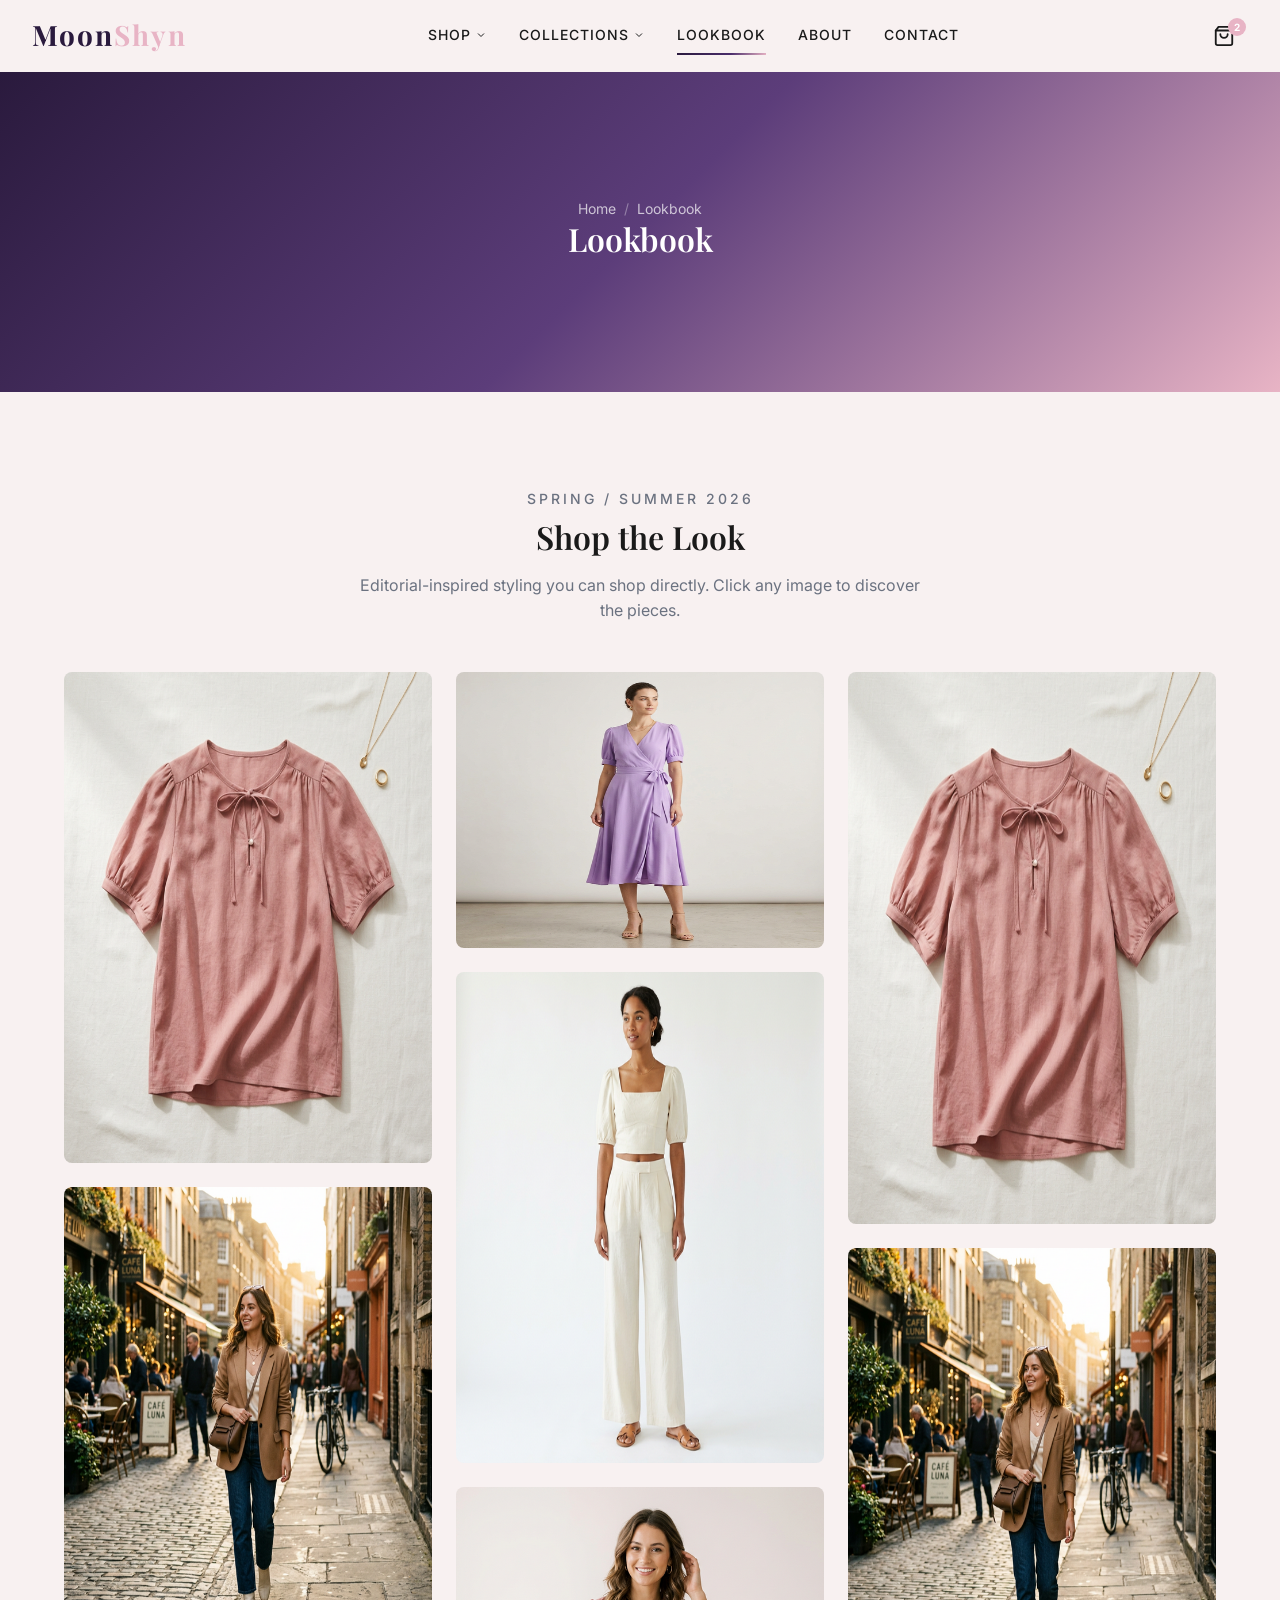
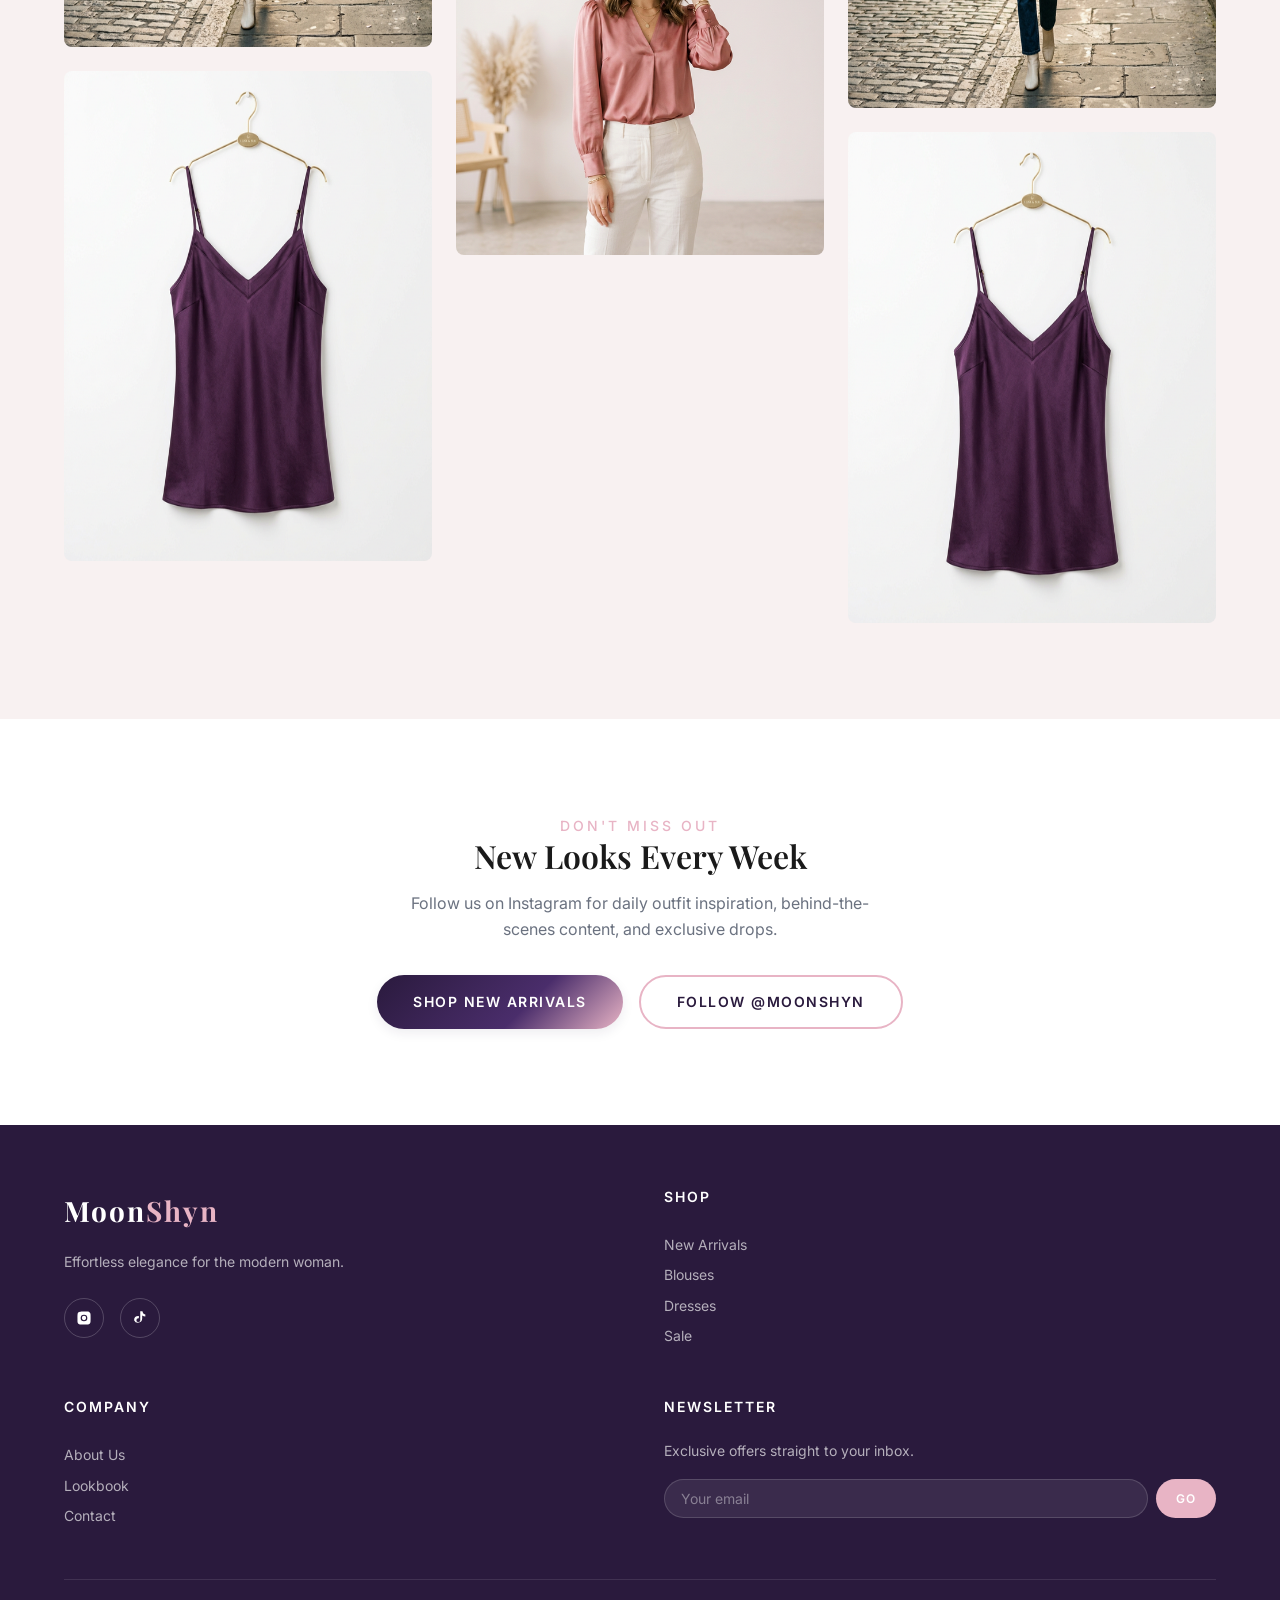
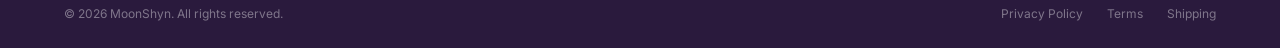
<file: lookbook.html>
<!DOCTYPE html>
<html lang="en">
<head>
  <meta charset="UTF-8">
  <meta name="viewport" content="width=device-width, initial-scale=1.0">
  <meta name="description" content="MoonShyn Lookbook — Editorial-style fashion inspiration. Shop the looks you love.">
  <title>Lookbook — MoonShyn</title>
  <link rel="stylesheet" href="styles.css">
  <link rel="icon" href="data:image/svg+xml,<svg xmlns='http://www.w3.org/2000/svg' viewBox='0 0 100 100'><text y='.9em' font-size='90'>🌙</text></svg>">
</head>
<body>

  <!-- Navigation -->
  <nav class="nav" id="mainNav">
    <div class="nav-inner">
      <div class="nav-hamburger" id="hamburger" aria-label="Toggle menu"><span></span><span></span><span></span></div>
      <a href="index.html" class="nav-logo">Moon<span>Shyn</span></a>
      <div class="nav-links" id="navLinks">
        <div class="nav-dropdown"><a href="shop.html" class="nav-link nav-dropdown-toggle">Shop <svg viewBox="0 0 24 24" fill="none" stroke="currentColor" stroke-width="2"><polyline points="6 9 12 15 18 9"></polyline></svg></a><div class="nav-dropdown-menu"><a href="shop.html">New Arrivals</a><a href="shop.html">Blouses</a><a href="shop.html">Sets</a><a href="shop.html">Dresses</a><a href="shop.html">Sale</a></div></div>
        <div class="nav-dropdown"><a href="collections.html" class="nav-link nav-dropdown-toggle">Collections <svg viewBox="0 0 24 24" fill="none" stroke="currentColor" stroke-width="2"><polyline points="6 9 12 15 18 9"></polyline></svg></a><div class="nav-dropdown-menu"><a href="collections.html">Spring Edit</a><a href="collections.html">Weekend Luxe</a><a href="collections.html">Night Out</a><a href="collections.html">Basics</a></div></div>
        <a href="lookbook.html" class="nav-link active">Lookbook</a>
        <a href="about.html" class="nav-link">About</a>
        <a href="contact.html" class="nav-link">Contact</a>
      </div>
      <a href="#" class="nav-cart" aria-label="Cart"><svg viewBox="0 0 24 24" fill="none" stroke="currentColor" stroke-width="2" stroke-linecap="round" stroke-linejoin="round"><path d="M6 2L3 6v14a2 2 0 002 2h14a2 2 0 002-2V6l-3-4z"></path><line x1="3" y1="6" x2="21" y2="6"></line><path d="M16 10a4 4 0 01-8 0"></path></svg><span class="nav-cart-badge">2</span></a>
    </div>
  </nav>
  <div class="mobile-menu" id="mobileMenu"><a href="index.html">Home</a><a href="shop.html">Shop All</a><a href="collections.html">Collections</a><a href="lookbook.html">Lookbook</a><a href="about.html">About</a><a href="contact.html">Contact</a></div>

  <!-- Page Banner -->
  <section class="page-banner">
    <div class="page-banner-bg"></div>
    <div class="page-banner-content">
      <div class="breadcrumbs"><a href="index.html">Home</a><span class="separator">/</span><span>Lookbook</span></div>
      <h1>Lookbook</h1>
    </div>
  </section>

  <!-- Lookbook Content -->
  <section class="section">
    <div class="container">
      <div class="section-header fade-in">
        <p class="subtitle">Spring / Summer 2026</p>
        <h2>Shop the Look</h2>
        <p>Editorial-inspired styling you can shop directly. Click any image to discover the pieces.</p>
      </div>

      <div class="lookbook-grid fade-in">
        <!-- Lookbook Item 1 -->
        <div class="lookbook-item" onclick="location.href='product.html'">
          <img src="images/product-1.png" alt="Lookbook outfit 1" style="aspect-ratio:3/4;">
          <div class="lookbook-item-overlay">
            <a href="product.html" class="btn btn-white btn-sm">Shop This Look</a>
          </div>
        </div>

        <!-- Lookbook Item 2 -->
        <div class="lookbook-item" onclick="location.href='product.html'">
          <img src="images/lookbook-1.png" alt="Lookbook outfit 2" style="aspect-ratio:4/5;">
          <div class="lookbook-item-overlay">
            <a href="product.html" class="btn btn-white btn-sm">Shop This Look</a>
          </div>
        </div>

        <!-- Lookbook Item 3 -->
        <div class="lookbook-item" onclick="location.href='product.html'">
          <img src="images/product-3.png" alt="Lookbook outfit 3" style="aspect-ratio:3/4;">
          <div class="lookbook-item-overlay">
            <a href="product.html" class="btn btn-white btn-sm">Shop This Look</a>
          </div>
        </div>

        <!-- Lookbook Item 4 -->
        <div class="lookbook-item" onclick="location.href='product.html'">
          <img src="images/product-2.png" alt="Lookbook outfit 4" style="aspect-ratio:4/3;">
          <div class="lookbook-item-overlay">
            <a href="product.html" class="btn btn-white btn-sm">Shop This Look</a>
          </div>
        </div>

        <!-- Lookbook Item 5 -->
        <div class="lookbook-item" onclick="location.href='product.html'">
          <img src="images/product-4.png" alt="Lookbook outfit 5" style="aspect-ratio:3/4;">
          <div class="lookbook-item-overlay">
            <a href="product.html" class="btn btn-white btn-sm">Shop This Look</a>
          </div>
        </div>

        <!-- Lookbook Item 6 -->
        <div class="lookbook-item" onclick="location.href='product.html'">
          <img src="images/hero-banner.png" alt="Lookbook outfit 6" style="aspect-ratio:1/1;">
          <div class="lookbook-item-overlay">
            <a href="product.html" class="btn btn-white btn-sm">Shop This Look</a>
          </div>
        </div>

        <!-- Lookbook Item 7 -->
        <div class="lookbook-item" onclick="location.href='product.html'">
          <img src="images/product-1.png" alt="Lookbook outfit 7" style="aspect-ratio:2/3;">
          <div class="lookbook-item-overlay">
            <a href="product.html" class="btn btn-white btn-sm">Shop This Look</a>
          </div>
        </div>

        <!-- Lookbook Item 8 -->
        <div class="lookbook-item" onclick="location.href='product.html'">
          <img src="images/lookbook-1.png" alt="Lookbook outfit 8" style="aspect-ratio:4/5;">
          <div class="lookbook-item-overlay">
            <a href="product.html" class="btn btn-white btn-sm">Shop This Look</a>
          </div>
        </div>

        <!-- Lookbook Item 9 -->
        <div class="lookbook-item" onclick="location.href='product.html'">
          <img src="images/product-3.png" alt="Lookbook outfit 9" style="aspect-ratio:3/4;">
          <div class="lookbook-item-overlay">
            <a href="product.html" class="btn btn-white btn-sm">Shop This Look</a>
          </div>
        </div>
      </div>
    </div>
  </section>

  <!-- CTA Section -->
  <section class="section" style="background:var(--color-white); text-align:center;">
    <div class="container fade-in">
      <p class="subtitle">Don't Miss Out</p>
      <h2 style="margin-bottom:var(--space-md);">New Looks Every Week</h2>
      <p style="color:var(--color-text-light); max-width:480px; margin:0 auto var(--space-xl);">Follow us on Instagram for daily outfit inspiration, behind-the-scenes content, and exclusive drops.</p>
      <div style="display:flex; gap:var(--space-md); justify-content:center; flex-wrap:wrap;">
        <a href="shop.html" class="btn btn-primary">Shop New Arrivals</a>
        <a href="https://instagram.com" class="btn btn-secondary" target="_blank">Follow @moonshyn</a>
      </div>
    </div>
  </section>

  <!-- Footer -->
  <footer class="footer">
    <div class="container">
      <div class="footer-grid">
        <div class="footer-brand"><a href="index.html" class="nav-logo" style="color:white;">Moon<span>Shyn</span></a><p>Effortless elegance for the modern woman.</p><div class="footer-social"><a href="#" aria-label="Instagram"><svg viewBox="0 0 24 24"><path d="M12 2.2c3.2 0 3.6 0 4.9.1 1.2.1 1.8.2 2.2.4.6.2 1 .5 1.4.9.4.4.7.8.9 1.4.2.4.4 1.1.4 2.2.1 1.3.1 1.6.1 4.8s0 3.6-.1 4.9c-.1 1.2-.2 1.8-.4 2.2-.2.6-.5 1-.9 1.4-.4.4-.8.7-1.4.9-.4.2-1.1.4-2.2.4-1.3.1-1.6.1-4.9.1s-3.6 0-4.9-.1c-1.2-.1-1.8-.2-2.2-.4-.6-.2-1-.5-1.4-.9-.4-.4-.7-.8-.9-1.4-.2-.4-.4-1.1-.4-2.2C2.2 15.6 2.2 15.2 2.2 12s0-3.6.1-4.9c.1-1.2.2-1.8.4-2.2.2-.6.5-1 .9-1.4C4 3.5 4.4 3.2 5 3c.4-.2 1.1-.4 2.2-.4C8.4 2.2 8.8 2.2 12 2.2zM12 7a5 5 0 100 10 5 5 0 000-10zm0 8.2a3.2 3.2 0 110-6.4 3.2 3.2 0 010 6.4zM18.4 6.8a1.2 1.2 0 11-2.4 0 1.2 1.2 0 012.4 0z"/></svg></a><a href="#" aria-label="TikTok"><svg viewBox="0 0 24 24"><path d="M19.59 6.69a4.83 4.83 0 01-3.77-4.25V2h-3.45v13.67a2.89 2.89 0 01-2.88 2.5 2.89 2.89 0 01-2.89-2.89 2.89 2.89 0 012.89-2.89c.28 0 .54.04.79.11v-3.5a6.37 6.37 0 00-.79-.05A6.34 6.34 0 003.15 15.2a6.34 6.34 0 0012.13-2.56V8.1a8.16 8.16 0 004.72 1.5v-3.4a4.85 4.85 0 01-.41.49z"/></svg></a></div></div>
        <div class="footer-col"><h4>Shop</h4><a href="shop.html">New Arrivals</a><a href="shop.html">Blouses</a><a href="shop.html">Dresses</a><a href="shop.html">Sale</a></div>
        <div class="footer-col"><h4>Company</h4><a href="about.html">About Us</a><a href="lookbook.html">Lookbook</a><a href="contact.html">Contact</a></div>
        <div class="footer-col"><h4>Newsletter</h4><p style="color:rgba(255,255,255,0.65);font-size:14px;margin-bottom:12px;">Exclusive offers straight to your inbox.</p><form class="footer-newsletter-form" onsubmit="event.preventDefault();"><input type="email" placeholder="Your email"><button type="submit">Go</button></form></div>
      </div>
      <div class="footer-bottom"><p>&copy; 2026 MoonShyn. All rights reserved.</p><div class="footer-bottom-links"><a href="#">Privacy Policy</a><a href="#">Terms</a><a href="#">Shipping</a></div></div>
    </div>
  </footer>

  <nav class="bottom-nav"><div class="bottom-nav-inner">
    <a href="index.html" class="bottom-nav-item"><svg viewBox="0 0 24 24" fill="none" stroke="currentColor" stroke-width="2"><path d="M3 9l9-7 9 7v11a2 2 0 01-2 2H5a2 2 0 01-2-2z"></path><polyline points="9 22 9 12 15 12 15 22"></polyline></svg>Home</a>
    <a href="shop.html" class="bottom-nav-item"><svg viewBox="0 0 24 24" fill="none" stroke="currentColor" stroke-width="2"><rect x="2" y="7" width="20" height="14" rx="2"></rect><path d="M16 21V5a2 2 0 00-2-2h-4a2 2 0 00-2 2v16"></path></svg>Shop</a>
    <a href="#" class="bottom-nav-item"><svg viewBox="0 0 24 24" fill="none" stroke="currentColor" stroke-width="2"><path d="M6 2L3 6v14a2 2 0 002 2h14a2 2 0 002-2V6l-3-4z"></path><line x1="3" y1="6" x2="21" y2="6"></line><path d="M16 10a4 4 0 01-8 0"></path></svg>Cart</a>
    <a href="#" class="bottom-nav-item"><svg viewBox="0 0 24 24" fill="none" stroke="currentColor" stroke-width="2"><path d="M20 21v-2a4 4 0 00-4-4H8a4 4 0 00-4 4v2"></path><circle cx="12" cy="7" r="4"></circle></svg>Account</a>
  </div></nav>

  <script src="script.js"></script>
</body>
</html>
</file>
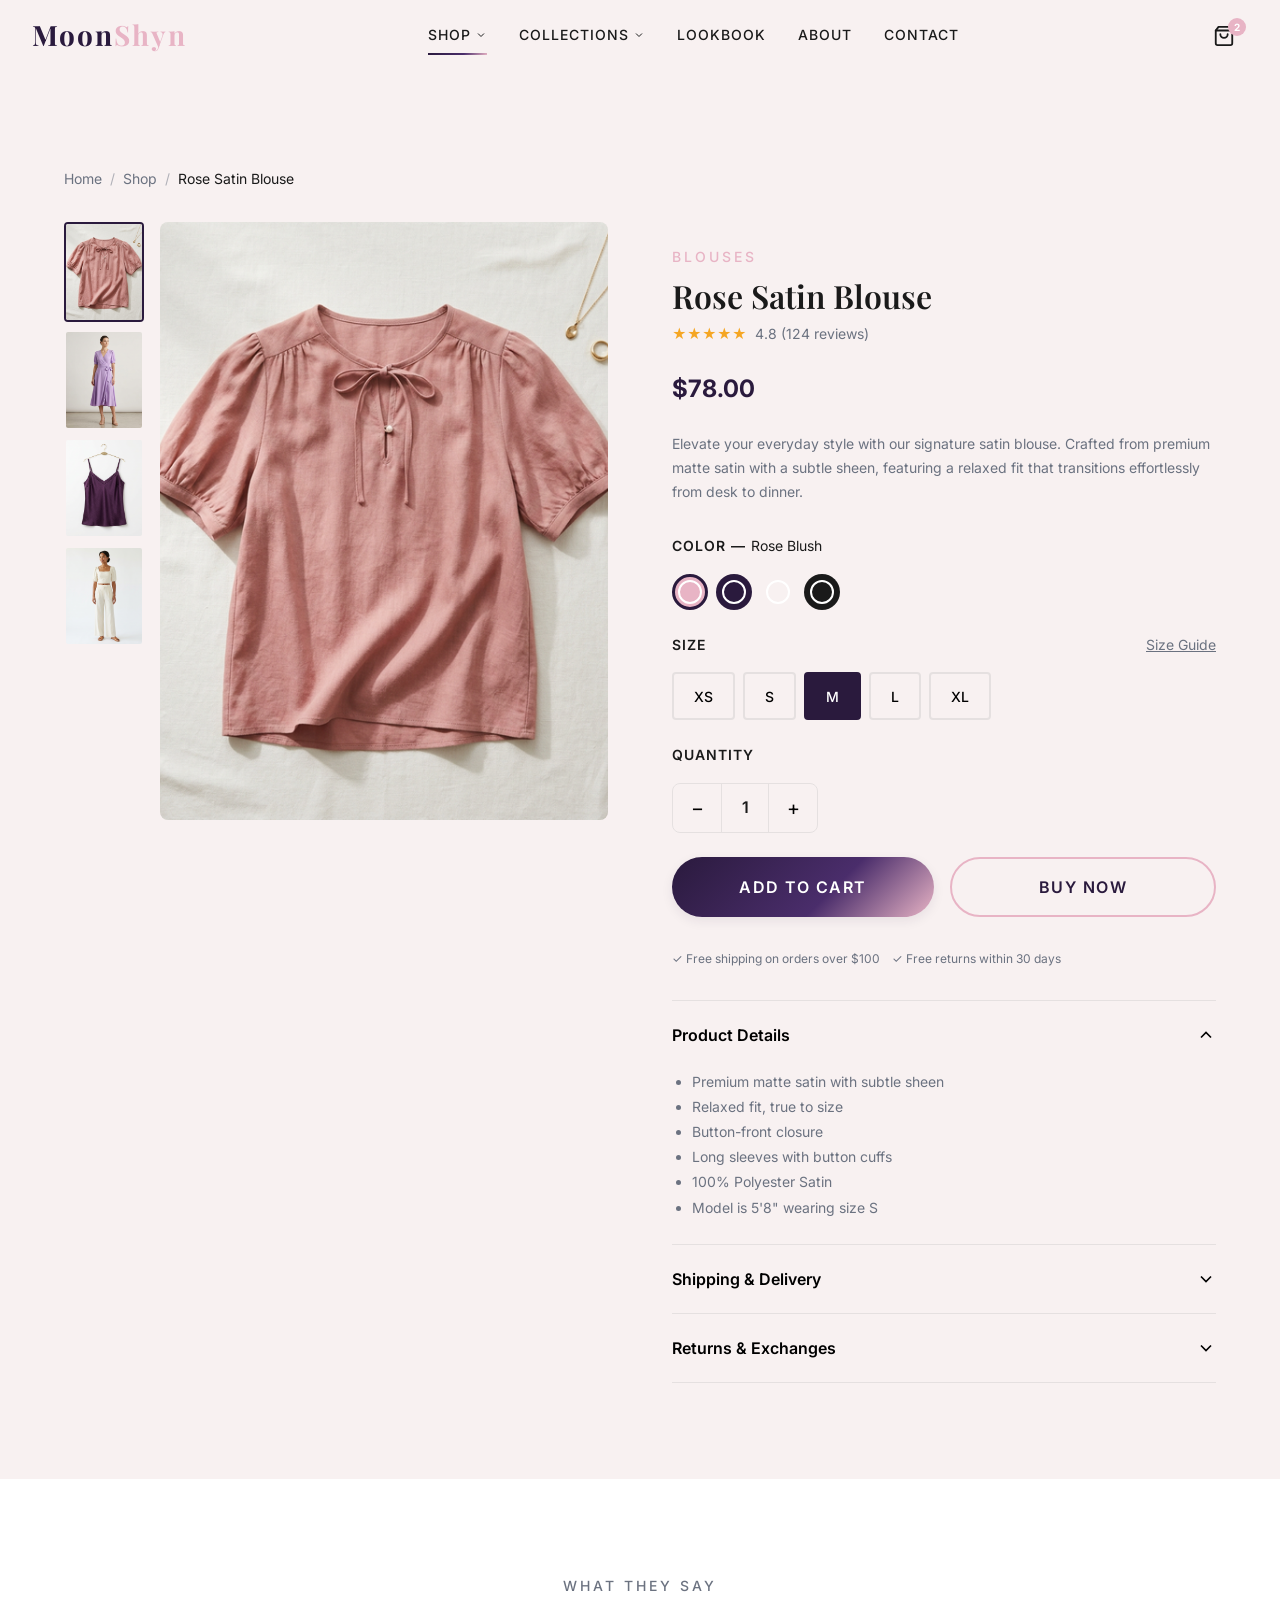
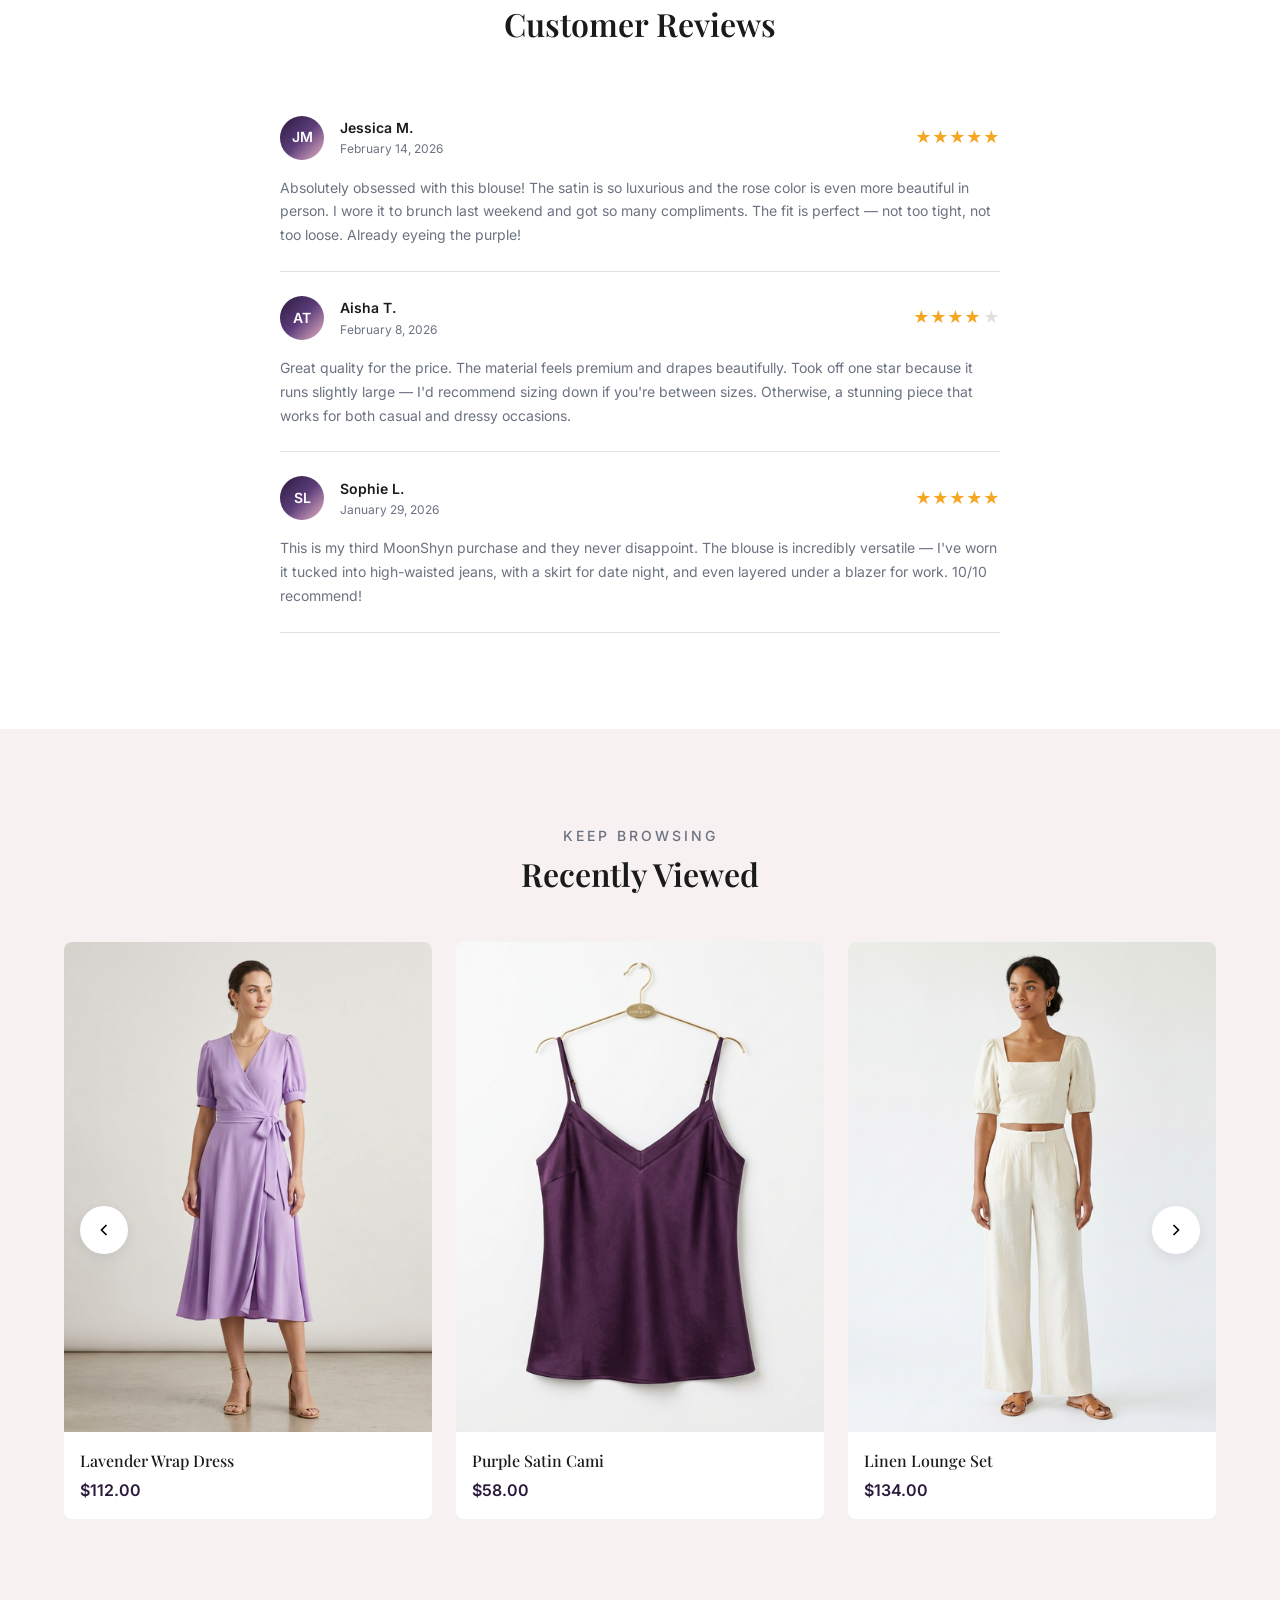
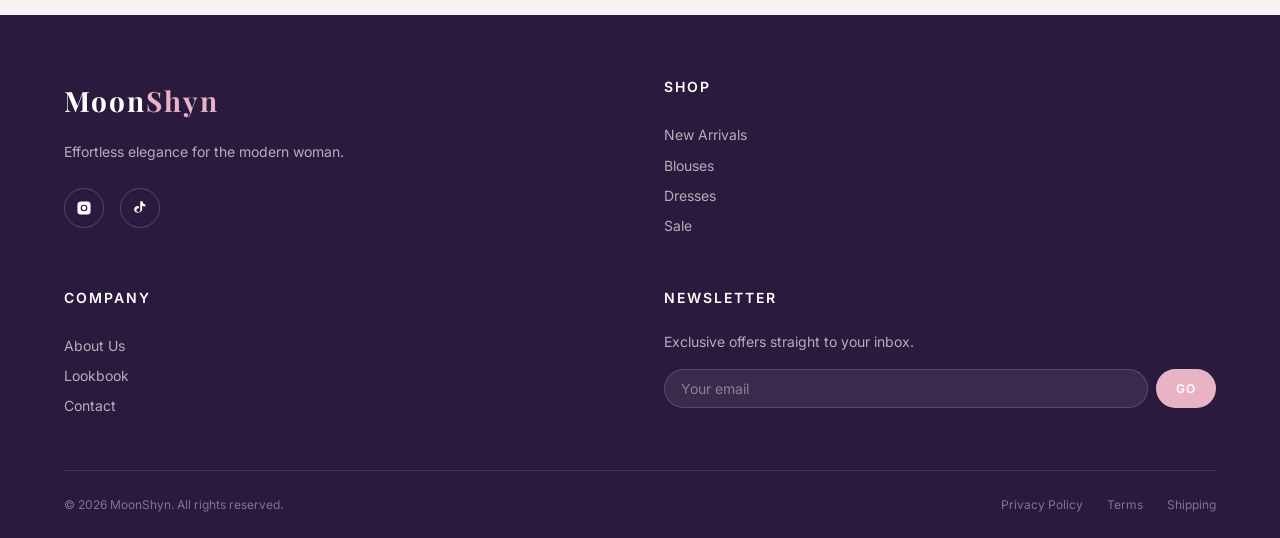
<file: product.html>
<!DOCTYPE html>
<html lang="en">
<head>
  <meta charset="UTF-8">
  <meta name="viewport" content="width=device-width, initial-scale=1.0">
  <meta name="description" content="Rose Satin Blouse — Effortlessly elegant with a luxurious satin finish. Available in multiple colors.">
  <title>Rose Satin Blouse — MoonShyn</title>
  <link rel="stylesheet" href="styles.css">
  <link rel="icon" href="data:image/svg+xml,<svg xmlns='http://www.w3.org/2000/svg' viewBox='0 0 100 100'><text y='.9em' font-size='90'>🌙</text></svg>">
</head>
<body>

  <!-- Navigation -->
  <nav class="nav" id="mainNav">
    <div class="nav-inner">
      <div class="nav-hamburger" id="hamburger" aria-label="Toggle menu"><span></span><span></span><span></span></div>
      <a href="index.html" class="nav-logo">Moon<span>Shyn</span></a>
      <div class="nav-links" id="navLinks">
        <div class="nav-dropdown">
          <a href="shop.html" class="nav-link nav-dropdown-toggle active">Shop <svg viewBox="0 0 24 24" fill="none" stroke="currentColor" stroke-width="2"><polyline points="6 9 12 15 18 9"></polyline></svg></a>
          <div class="nav-dropdown-menu"><a href="shop.html">New Arrivals</a><a href="shop.html">Blouses</a><a href="shop.html">Sets</a><a href="shop.html">Dresses</a><a href="shop.html">Sale</a></div>
        </div>
        <div class="nav-dropdown">
          <a href="collections.html" class="nav-link nav-dropdown-toggle">Collections <svg viewBox="0 0 24 24" fill="none" stroke="currentColor" stroke-width="2"><polyline points="6 9 12 15 18 9"></polyline></svg></a>
          <div class="nav-dropdown-menu"><a href="collections.html">Spring Edit</a><a href="collections.html">Weekend Luxe</a><a href="collections.html">Night Out</a><a href="collections.html">Basics</a></div>
        </div>
        <a href="lookbook.html" class="nav-link">Lookbook</a>
        <a href="about.html" class="nav-link">About</a>
        <a href="contact.html" class="nav-link">Contact</a>
      </div>
      <a href="#" class="nav-cart" aria-label="Cart">
        <svg viewBox="0 0 24 24" fill="none" stroke="currentColor" stroke-width="2" stroke-linecap="round" stroke-linejoin="round"><path d="M6 2L3 6v14a2 2 0 002 2h14a2 2 0 002-2V6l-3-4z"></path><line x1="3" y1="6" x2="21" y2="6"></line><path d="M16 10a4 4 0 01-8 0"></path></svg>
        <span class="nav-cart-badge">2</span>
      </a>
    </div>
  </nav>
  <div class="mobile-menu" id="mobileMenu">
    <a href="index.html">Home</a><a href="shop.html">Shop All</a><a href="shop.html">New Arrivals</a><a href="shop.html">Blouses</a><a href="shop.html">Sets</a><a href="shop.html">Dresses</a><a href="shop.html">Sale</a><a href="collections.html">Collections</a><a href="lookbook.html">Lookbook</a><a href="about.html">About</a><a href="contact.html">Contact</a>
  </div>

  <!-- Product Detail -->
  <section class="section" style="margin-top: var(--nav-height);">
    <div class="container">
      <!-- Breadcrumbs -->
      <div class="breadcrumbs" style="justify-content:flex-start; margin-bottom:var(--space-xl); color: var(--color-text-light);">
        <a href="index.html" style="color:var(--color-text-light);">Home</a><span class="separator" style="color:var(--color-text-light);">/</span>
        <a href="shop.html" style="color:var(--color-text-light);">Shop</a><span class="separator" style="color:var(--color-text-light);">/</span>
        <span style="color:var(--color-text);">Rose Satin Blouse</span>
      </div>

      <div class="pdp-layout">
        <!-- Image Gallery -->
        <div class="pdp-gallery fade-in-left">
          <div class="pdp-thumbs">
            <div class="pdp-thumb active"><img src="images/product-1.png" alt="Rose Satin Blouse view 1"></div>
            <div class="pdp-thumb"><img src="images/product-2.png" alt="Rose Satin Blouse view 2"></div>
            <div class="pdp-thumb"><img src="images/product-3.png" alt="Rose Satin Blouse view 3"></div>
            <div class="pdp-thumb"><img src="images/product-4.png" alt="Rose Satin Blouse view 4"></div>
          </div>
          <div class="pdp-main-image">
            <img src="images/product-1.png" alt="Rose Satin Blouse" style="transition: opacity 0.2s ease, transform 0.3s ease;">
          </div>
        </div>

        <!-- Product Info -->
        <div class="pdp-info fade-in-right">
          <p class="subtitle" style="margin-bottom: var(--space-sm);">Blouses</p>
          <h1 class="pdp-title">Rose Satin Blouse</h1>

          <div class="pdp-rating">
            <div class="pdp-stars">★★★★★</div>
            <span>4.8 (124 reviews)</span>
          </div>

          <p class="pdp-price">$78.00</p>

          <p style="color:var(--color-text-light); font-size:var(--fs-small); line-height:1.7; margin-bottom:var(--space-xl);">
            Elevate your everyday style with our signature satin blouse. Crafted from premium matte satin with a subtle sheen, featuring a relaxed fit that transitions effortlessly from desk to dinner.
          </p>

          <!-- Color Swatches -->
          <div class="pdp-colors">
            <label>Color — <span style="font-weight:400; text-transform:none; letter-spacing:0;">Rose Blush</span></label>
            <div class="color-swatches">
              <span class="color-swatch active" style="background:#E8B4C5" title="Rose Blush"></span>
              <span class="color-swatch" style="background:#2A1A3D" title="Deep Purple"></span>
              <span class="color-swatch" style="background:#F8F1F1" title="Pearl White"></span>
              <span class="color-swatch" style="background:#1A1A1A" title="Midnight"></span>
            </div>
          </div>

          <!-- Size Selector -->
          <div class="pdp-sizes">
            <label>
              Size
              <a href="#" class="size-guide-trigger">Size Guide</a>
            </label>
            <div class="size-options">
              <button class="size-option">XS</button>
              <button class="size-option">S</button>
              <button class="size-option active">M</button>
              <button class="size-option">L</button>
              <button class="size-option">XL</button>
            </div>
          </div>

          <!-- Quantity -->
          <div style="margin-bottom:var(--space-lg);">
            <label style="display:block; font-size:var(--fs-small); font-weight:600; text-transform:uppercase; letter-spacing:1px; margin-bottom:var(--space-md);">Quantity</label>
            <div style="display:inline-flex; align-items:center; border:1px solid var(--color-border); border-radius:var(--radius-md); overflow:hidden;">
              <button class="qty-minus" style="width:48px; height:48px; font-size:20px; display:flex; align-items:center; justify-content:center; cursor:pointer; border:none; background:none;">−</button>
              <span class="qty-value" style="width:48px; height:48px; display:flex; align-items:center; justify-content:center; font-weight:600; border-left:1px solid var(--color-border); border-right:1px solid var(--color-border);">1</span>
              <button class="qty-plus" style="width:48px; height:48px; font-size:20px; display:flex; align-items:center; justify-content:center; cursor:pointer; border:none; background:none;">+</button>
            </div>
          </div>

          <!-- Actions -->
          <div class="pdp-actions">
            <button class="btn btn-primary btn-lg">Add to Cart</button>
            <button class="btn btn-secondary btn-lg">Buy Now</button>
          </div>

          <p style="font-size:var(--fs-xs); color:var(--color-text-light); margin-bottom:var(--space-xl);">
            ✓ Free shipping on orders over $100 &nbsp;&nbsp; ✓ Free returns within 30 days
          </p>

          <!-- Accordion -->
          <div class="accordion">
            <div class="accordion-item active">
              <button class="accordion-header">
                Product Details
                <svg class="accordion-icon" viewBox="0 0 24 24" fill="none" stroke="currentColor" stroke-width="2"><polyline points="6 9 12 15 18 9"></polyline></svg>
              </button>
              <div class="accordion-body" style="max-height:200px;">
                <div class="accordion-body-inner">
                  <ul style="list-style:disc; padding-left:20px;">
                    <li>Premium matte satin with subtle sheen</li>
                    <li>Relaxed fit, true to size</li>
                    <li>Button-front closure</li>
                    <li>Long sleeves with button cuffs</li>
                    <li>100% Polyester Satin</li>
                    <li>Model is 5'8" wearing size S</li>
                  </ul>
                </div>
              </div>
            </div>
            <div class="accordion-item">
              <button class="accordion-header">
                Shipping & Delivery
                <svg class="accordion-icon" viewBox="0 0 24 24" fill="none" stroke="currentColor" stroke-width="2"><polyline points="6 9 12 15 18 9"></polyline></svg>
              </button>
              <div class="accordion-body">
                <div class="accordion-body-inner">
                  <p>Standard Shipping: 5-7 business days (Free over $100)<br>
                  Express Shipping: 2-3 business days ($12.00)<br>
                  Next Day Delivery: Available in select areas ($25.00)</p>
                </div>
              </div>
            </div>
            <div class="accordion-item">
              <button class="accordion-header">
                Returns & Exchanges
                <svg class="accordion-icon" viewBox="0 0 24 24" fill="none" stroke="currentColor" stroke-width="2"><polyline points="6 9 12 15 18 9"></polyline></svg>
              </button>
              <div class="accordion-body">
                <div class="accordion-body-inner">
                  <p>We offer free returns within 30 days of purchase. Items must be unworn, unwashed, and in original packaging with tags attached. Exchange requests are processed within 3-5 business days.</p>
                </div>
              </div>
            </div>
          </div>
        </div>
      </div>
    </div>
  </section>

  <!-- Reviews Section -->
  <section class="section" style="background:var(--color-white);">
    <div class="container">
      <div class="section-header fade-in">
        <p class="subtitle">What They Say</p>
        <h2>Customer Reviews</h2>
      </div>
      <div style="max-width:720px; margin:0 auto;">
        <div class="review-card fade-in">
          <div class="review-header">
            <div class="review-avatar">JM</div>
            <div>
              <p class="review-author">Jessica M.</p>
              <p class="review-date">February 14, 2026</p>
            </div>
            <div class="pdp-stars" style="margin-left:auto;">★★★★★</div>
          </div>
          <p class="review-content">Absolutely obsessed with this blouse! The satin is so luxurious and the rose color is even more beautiful in person. I wore it to brunch last weekend and got so many compliments. The fit is perfect — not too tight, not too loose. Already eyeing the purple!</p>
        </div>
        <div class="review-card fade-in">
          <div class="review-header">
            <div class="review-avatar">AT</div>
            <div>
              <p class="review-author">Aisha T.</p>
              <p class="review-date">February 8, 2026</p>
            </div>
            <div class="pdp-stars" style="margin-left:auto;">★★★★<span style="color:var(--color-border);">★</span></div>
          </div>
          <p class="review-content">Great quality for the price. The material feels premium and drapes beautifully. Took off one star because it runs slightly large — I'd recommend sizing down if you're between sizes. Otherwise, a stunning piece that works for both casual and dressy occasions.</p>
        </div>
        <div class="review-card fade-in">
          <div class="review-header">
            <div class="review-avatar">SL</div>
            <div>
              <p class="review-author">Sophie L.</p>
              <p class="review-date">January 29, 2026</p>
            </div>
            <div class="pdp-stars" style="margin-left:auto;">★★★★★</div>
          </div>
          <p class="review-content">This is my third MoonShyn purchase and they never disappoint. The blouse is incredibly versatile — I've worn it tucked into high-waisted jeans, with a skirt for date night, and even layered under a blazer for work. 10/10 recommend!</p>
        </div>
      </div>
    </div>
  </section>

  <!-- Recently Viewed -->
  <section class="section">
    <div class="container">
      <div class="section-header fade-in">
        <p class="subtitle">Keep Browsing</p>
        <h2>Recently Viewed</h2>
      </div>
      <div class="carousel-wrapper fade-in">
        <div class="carousel-track" id="recentlyViewedCarousel">
          <div class="product-card" onclick="location.href='product.html'">
            <div class="product-card-image"><img src="images/product-2.png" alt="Lavender Wrap Dress"><div class="product-card-overlay"><button class="btn btn-white btn-sm product-card-quick-add">Quick Add</button></div></div>
            <div class="product-card-info"><p class="product-card-name">Lavender Wrap Dress</p><p class="product-card-price">$112.00</p></div>
          </div>
          <div class="product-card" onclick="location.href='product.html'">
            <div class="product-card-image"><img src="images/product-3.png" alt="Purple Satin Cami"><div class="product-card-overlay"><button class="btn btn-white btn-sm product-card-quick-add">Quick Add</button></div></div>
            <div class="product-card-info"><p class="product-card-name">Purple Satin Cami</p><p class="product-card-price">$58.00</p></div>
          </div>
          <div class="product-card" onclick="location.href='product.html'">
            <div class="product-card-image"><img src="images/product-4.png" alt="Linen Lounge Set"><div class="product-card-overlay"><button class="btn btn-white btn-sm product-card-quick-add">Quick Add</button></div></div>
            <div class="product-card-info"><p class="product-card-name">Linen Lounge Set</p><p class="product-card-price">$134.00</p></div>
          </div>
          <div class="product-card" onclick="location.href='product.html'">
            <div class="product-card-image"><img src="images/product-1.png" alt="Blush Ruffled Top"><div class="product-card-overlay"><button class="btn btn-white btn-sm product-card-quick-add">Quick Add</button></div></div>
            <div class="product-card-info"><p class="product-card-name">Blush Ruffled Top</p><p class="product-card-price">$64.00</p></div>
          </div>
        </div>
        <button class="carousel-btn carousel-btn-prev" aria-label="Previous" onclick="carouselPrev('recentlyViewedCarousel')"><svg viewBox="0 0 24 24" fill="none" stroke="currentColor" stroke-width="2"><polyline points="15 18 9 12 15 6"></polyline></svg></button>
        <button class="carousel-btn carousel-btn-next" aria-label="Next" onclick="carouselNext('recentlyViewedCarousel')"><svg viewBox="0 0 24 24" fill="none" stroke="currentColor" stroke-width="2"><polyline points="9 18 15 12 9 6"></polyline></svg></button>
      </div>
    </div>
  </section>

  <!-- Size Guide Modal -->
  <div class="modal-overlay">
    <div class="modal">
      <button class="modal-close" aria-label="Close">
        <svg viewBox="0 0 24 24" fill="none" stroke="currentColor" stroke-width="2" width="20" height="20"><line x1="18" y1="6" x2="6" y2="18"></line><line x1="6" y1="6" x2="18" y2="18"></line></svg>
      </button>
      <h3 style="margin-bottom:var(--space-sm);">Size Guide</h3>
      <p style="color:var(--color-text-light); font-size:var(--fs-small); margin-bottom:var(--space-md);">All measurements are in inches. For the best fit, measure yourself and compare to the chart below.</p>
      <table class="size-table">
        <thead>
          <tr><th>Size</th><th>Bust</th><th>Waist</th><th>Hips</th></tr>
        </thead>
        <tbody>
          <tr><td>XS</td><td>31-32</td><td>23-24</td><td>34-35</td></tr>
          <tr><td>S</td><td>33-34</td><td>25-26</td><td>36-37</td></tr>
          <tr><td>M</td><td>35-36</td><td>27-28</td><td>38-39</td></tr>
          <tr><td>L</td><td>37-39</td><td>29-31</td><td>40-42</td></tr>
          <tr><td>XL</td><td>40-42</td><td>32-34</td><td>43-45</td></tr>
        </tbody>
      </table>
    </div>
  </div>

  <!-- Footer -->
  <footer class="footer">
    <div class="container">
      <div class="footer-grid">
        <div class="footer-brand">
          <a href="index.html" class="nav-logo" style="color:white;">Moon<span>Shyn</span></a>
          <p>Effortless elegance for the modern woman.</p>
          <div class="footer-social">
            <a href="#" aria-label="Instagram"><svg viewBox="0 0 24 24"><path d="M12 2.2c3.2 0 3.6 0 4.9.1 1.2.1 1.8.2 2.2.4.6.2 1 .5 1.4.9.4.4.7.8.9 1.4.2.4.4 1.1.4 2.2.1 1.3.1 1.6.1 4.8s0 3.6-.1 4.9c-.1 1.2-.2 1.8-.4 2.2-.2.6-.5 1-.9 1.4-.4.4-.8.7-1.4.9-.4.2-1.1.4-2.2.4-1.3.1-1.6.1-4.9.1s-3.6 0-4.9-.1c-1.2-.1-1.8-.2-2.2-.4-.6-.2-1-.5-1.4-.9-.4-.4-.7-.8-.9-1.4-.2-.4-.4-1.1-.4-2.2C2.2 15.6 2.2 15.2 2.2 12s0-3.6.1-4.9c.1-1.2.2-1.8.4-2.2.2-.6.5-1 .9-1.4C4 3.5 4.4 3.2 5 3c.4-.2 1.1-.4 2.2-.4C8.4 2.2 8.8 2.2 12 2.2zM12 7a5 5 0 100 10 5 5 0 000-10zm0 8.2a3.2 3.2 0 110-6.4 3.2 3.2 0 010 6.4zM18.4 6.8a1.2 1.2 0 11-2.4 0 1.2 1.2 0 012.4 0z"/></svg></a>
            <a href="#" aria-label="TikTok"><svg viewBox="0 0 24 24"><path d="M19.59 6.69a4.83 4.83 0 01-3.77-4.25V2h-3.45v13.67a2.89 2.89 0 01-2.88 2.5 2.89 2.89 0 01-2.89-2.89 2.89 2.89 0 012.89-2.89c.28 0 .54.04.79.11v-3.5a6.37 6.37 0 00-.79-.05A6.34 6.34 0 003.15 15.2a6.34 6.34 0 0012.13-2.56V8.1a8.16 8.16 0 004.72 1.5v-3.4a4.85 4.85 0 01-.41.49z"/></svg></a>
          </div>
        </div>
        <div class="footer-col"><h4>Shop</h4><a href="shop.html">New Arrivals</a><a href="shop.html">Blouses</a><a href="shop.html">Dresses</a><a href="shop.html">Sale</a></div>
        <div class="footer-col"><h4>Company</h4><a href="about.html">About Us</a><a href="lookbook.html">Lookbook</a><a href="contact.html">Contact</a></div>
        <div class="footer-col"><h4>Newsletter</h4><p style="color:rgba(255,255,255,0.65);font-size:14px;margin-bottom:12px;">Exclusive offers straight to your inbox.</p><form class="footer-newsletter-form" onsubmit="event.preventDefault();"><input type="email" placeholder="Your email"><button type="submit">Go</button></form></div>
      </div>
      <div class="footer-bottom">
        <p>&copy; 2026 MoonShyn. All rights reserved.</p>
        <div class="footer-bottom-links"><a href="#">Privacy Policy</a><a href="#">Terms</a><a href="#">Shipping</a></div>
      </div>
    </div>
  </footer>

  <nav class="bottom-nav"><div class="bottom-nav-inner">
    <a href="index.html" class="bottom-nav-item"><svg viewBox="0 0 24 24" fill="none" stroke="currentColor" stroke-width="2"><path d="M3 9l9-7 9 7v11a2 2 0 01-2 2H5a2 2 0 01-2-2z"></path><polyline points="9 22 9 12 15 12 15 22"></polyline></svg>Home</a>
    <a href="shop.html" class="bottom-nav-item active"><svg viewBox="0 0 24 24" fill="none" stroke="currentColor" stroke-width="2"><rect x="2" y="7" width="20" height="14" rx="2"></rect><path d="M16 21V5a2 2 0 00-2-2h-4a2 2 0 00-2 2v16"></path></svg>Shop</a>
    <a href="#" class="bottom-nav-item"><svg viewBox="0 0 24 24" fill="none" stroke="currentColor" stroke-width="2"><path d="M6 2L3 6v14a2 2 0 002 2h14a2 2 0 002-2V6l-3-4z"></path><line x1="3" y1="6" x2="21" y2="6"></line><path d="M16 10a4 4 0 01-8 0"></path></svg>Cart</a>
    <a href="#" class="bottom-nav-item"><svg viewBox="0 0 24 24" fill="none" stroke="currentColor" stroke-width="2"><path d="M20 21v-2a4 4 0 00-4-4H8a4 4 0 00-4 4v2"></path><circle cx="12" cy="7" r="4"></circle></svg>Account</a>
  </div></nav>

  <script src="script.js"></script>
</body>
</html>
</file>
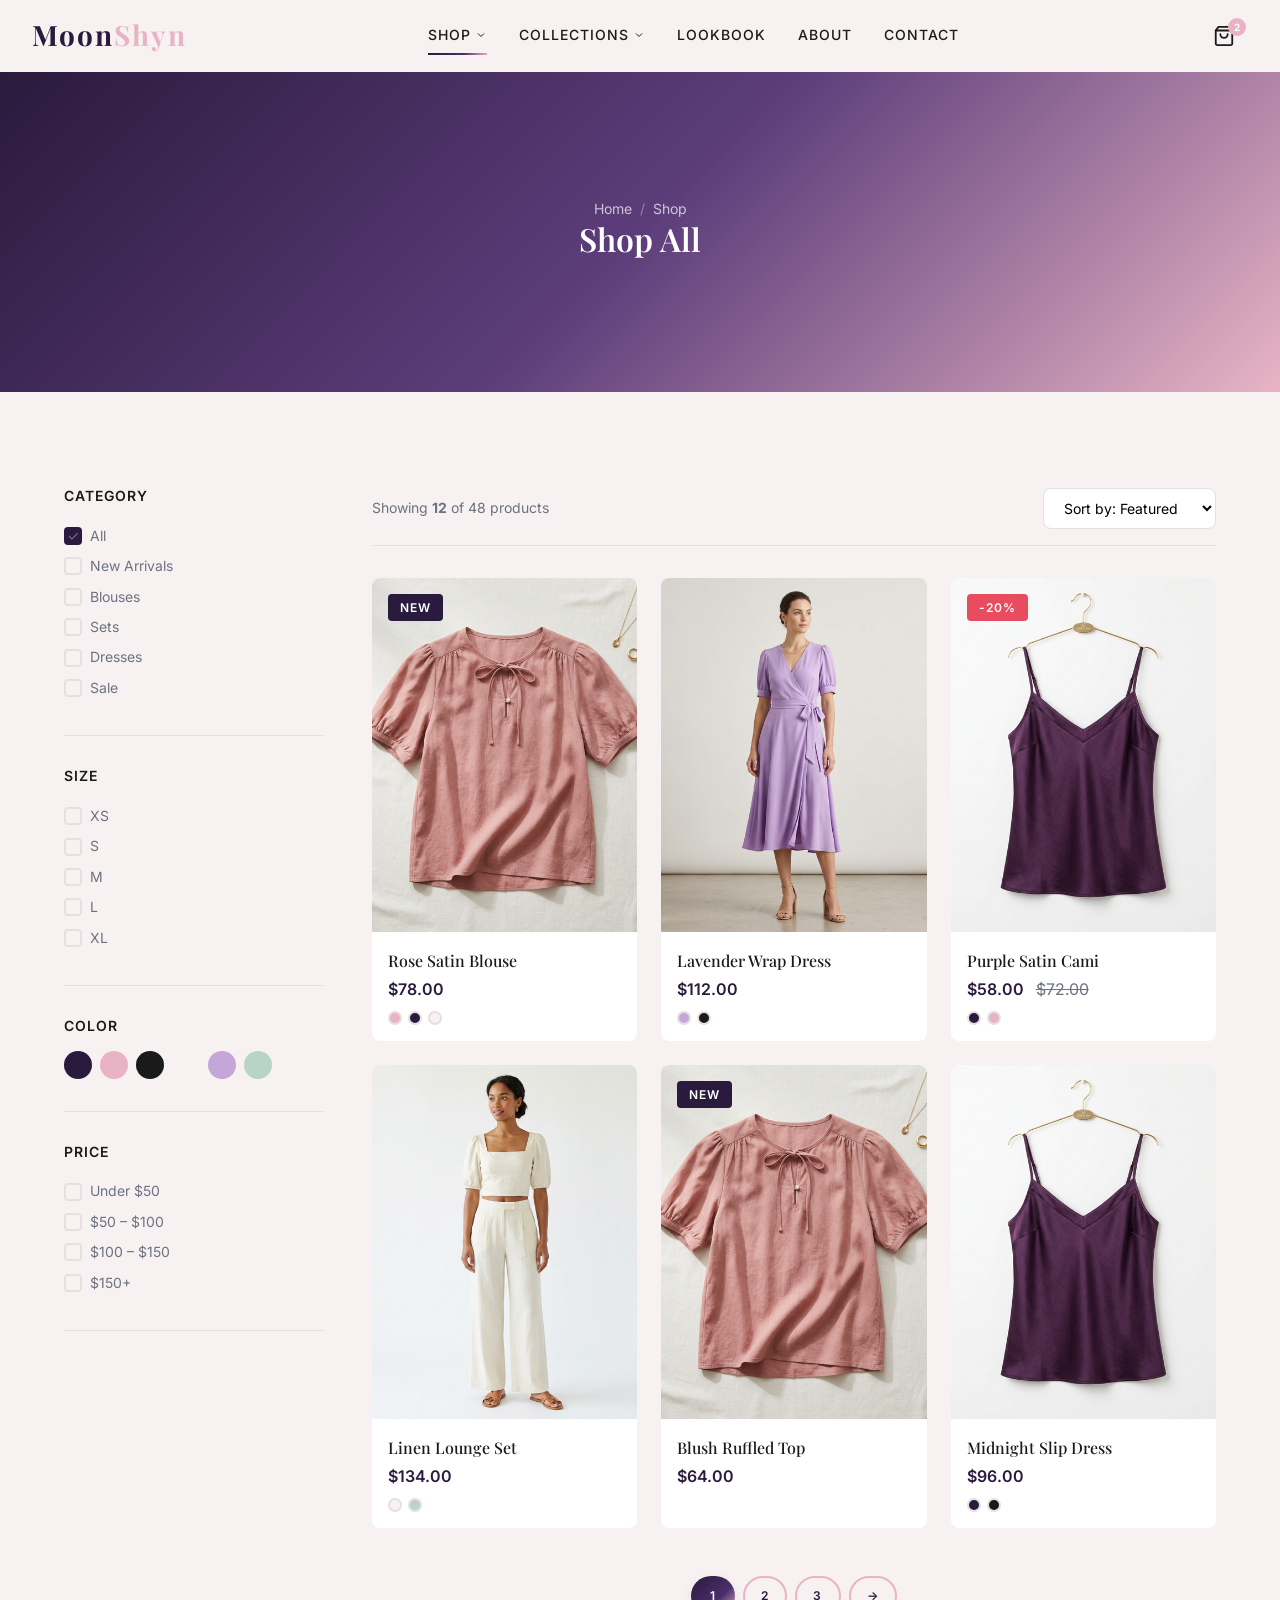
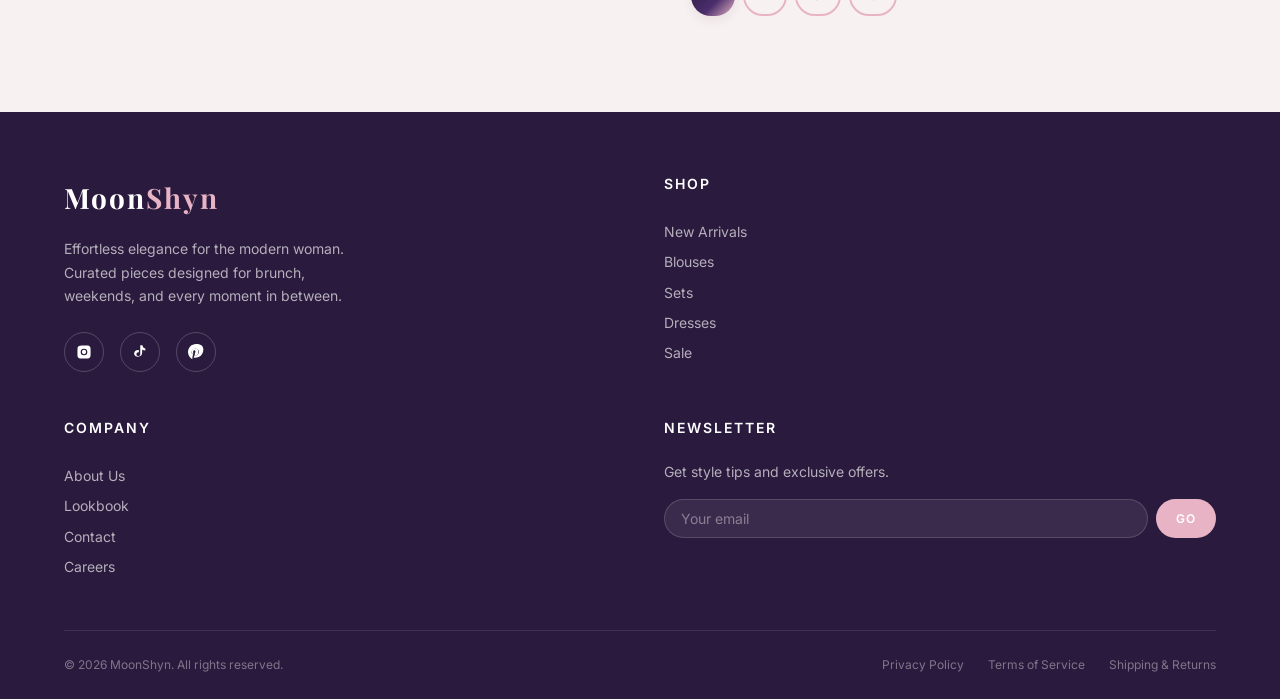
<file: shop.html>
<!DOCTYPE html>
<html lang="en">
<head>
  <meta charset="UTF-8">
  <meta name="viewport" content="width=device-width, initial-scale=1.0">
  <meta name="description" content="Shop MoonShyn's curated collection of trendy blouses, dresses, and weekend sets for the modern woman.">
  <title>Shop — MoonShyn</title>
  <link rel="stylesheet" href="styles.css">
  <link rel="icon" href="data:image/svg+xml,<svg xmlns='http://www.w3.org/2000/svg' viewBox='0 0 100 100'><text y='.9em' font-size='90'>🌙</text></svg>">
</head>
<body>

  <!-- Navigation -->
  <nav class="nav" id="mainNav">
    <div class="nav-inner">
      <div class="nav-hamburger" id="hamburger" aria-label="Toggle menu">
        <span></span><span></span><span></span>
      </div>
      <a href="index.html" class="nav-logo">Moon<span>Shyn</span></a>
      <div class="nav-links" id="navLinks">
        <div class="nav-dropdown">
          <a href="shop.html" class="nav-link nav-dropdown-toggle active">Shop <svg viewBox="0 0 24 24" fill="none" stroke="currentColor" stroke-width="2"><polyline points="6 9 12 15 18 9"></polyline></svg></a>
          <div class="nav-dropdown-menu">
            <a href="shop.html">New Arrivals</a><a href="shop.html">Blouses</a><a href="shop.html">Sets</a><a href="shop.html">Dresses</a><a href="shop.html">Sale</a>
          </div>
        </div>
        <div class="nav-dropdown">
          <a href="collections.html" class="nav-link nav-dropdown-toggle">Collections <svg viewBox="0 0 24 24" fill="none" stroke="currentColor" stroke-width="2"><polyline points="6 9 12 15 18 9"></polyline></svg></a>
          <div class="nav-dropdown-menu">
            <a href="collections.html">Spring Edit</a><a href="collections.html">Weekend Luxe</a><a href="collections.html">Night Out</a><a href="collections.html">Basics</a>
          </div>
        </div>
        <a href="lookbook.html" class="nav-link">Lookbook</a>
        <a href="about.html" class="nav-link">About</a>
        <a href="contact.html" class="nav-link">Contact</a>
      </div>
      <a href="#" class="nav-cart" aria-label="Cart">
        <svg viewBox="0 0 24 24" fill="none" stroke="currentColor" stroke-width="2" stroke-linecap="round" stroke-linejoin="round"><path d="M6 2L3 6v14a2 2 0 002 2h14a2 2 0 002-2V6l-3-4z"></path><line x1="3" y1="6" x2="21" y2="6"></line><path d="M16 10a4 4 0 01-8 0"></path></svg>
        <span class="nav-cart-badge">2</span>
      </a>
    </div>
  </nav>

  <div class="mobile-menu" id="mobileMenu">
    <a href="index.html">Home</a><a href="shop.html">Shop All</a><a href="shop.html">New Arrivals</a><a href="shop.html">Blouses</a><a href="shop.html">Sets</a><a href="shop.html">Dresses</a><a href="shop.html">Sale</a><a href="collections.html">Collections</a><a href="lookbook.html">Lookbook</a><a href="about.html">About</a><a href="contact.html">Contact</a>
  </div>

  <!-- Page Banner -->
  <section class="page-banner">
    <div class="page-banner-bg"></div>
    <div class="page-banner-content">
      <div class="breadcrumbs">
        <a href="index.html">Home</a><span class="separator">/</span><span>Shop</span>
      </div>
      <h1>Shop All</h1>
    </div>
  </section>

  <!-- Shop Content -->
  <section class="section">
    <div class="container">
      <div class="shop-layout">
        <!-- Filters Sidebar -->
        <aside class="filters-sidebar" id="filtersSidebar">
          <div class="filter-group">
            <h4>Category</h4>
            <div class="filter-option active"><span class="filter-checkbox">✓</span> All</div>
            <div class="filter-option"><span class="filter-checkbox"></span> New Arrivals</div>
            <div class="filter-option"><span class="filter-checkbox"></span> Blouses</div>
            <div class="filter-option"><span class="filter-checkbox"></span> Sets</div>
            <div class="filter-option"><span class="filter-checkbox"></span> Dresses</div>
            <div class="filter-option"><span class="filter-checkbox"></span> Sale</div>
          </div>
          <div class="filter-group">
            <h4>Size</h4>
            <div class="filter-option"><span class="filter-checkbox"></span> XS</div>
            <div class="filter-option"><span class="filter-checkbox"></span> S</div>
            <div class="filter-option"><span class="filter-checkbox"></span> M</div>
            <div class="filter-option"><span class="filter-checkbox"></span> L</div>
            <div class="filter-option"><span class="filter-checkbox"></span> XL</div>
          </div>
          <div class="filter-group">
            <h4>Color</h4>
            <div class="filter-colors">
              <span class="filter-color-swatch" style="background:#2A1A3D" title="Purple"></span>
              <span class="filter-color-swatch" style="background:#E8B4C5" title="Rose"></span>
              <span class="filter-color-swatch" style="background:#1A1A1A" title="Black"></span>
              <span class="filter-color-swatch" style="background:#F8F1F1" title="White"></span>
              <span class="filter-color-swatch" style="background:#C4A6D9" title="Lavender"></span>
              <span class="filter-color-swatch" style="background:#B8D4C8" title="Sage"></span>
            </div>
          </div>
          <div class="filter-group">
            <h4>Price</h4>
            <div class="filter-option"><span class="filter-checkbox"></span> Under $50</div>
            <div class="filter-option"><span class="filter-checkbox"></span> $50 – $100</div>
            <div class="filter-option"><span class="filter-checkbox"></span> $100 – $150</div>
            <div class="filter-option"><span class="filter-checkbox"></span> $150+</div>
          </div>
        </aside>

        <!-- Product Grid -->
        <div>
          <div class="shop-toolbar">
            <p>Showing <strong>12</strong> of 48 products</p>
            <div class="shop-sort">
              <select>
                <option>Sort by: Featured</option>
                <option>Price: Low to High</option>
                <option>Price: High to Low</option>
                <option>Newest First</option>
                <option>Best Selling</option>
              </select>
            </div>
          </div>

          <div class="grid grid-3">
            <!-- Product 1 -->
            <div class="product-card" onclick="location.href='product.html'">
              <div class="product-card-image">
                <img src="images/product-1.png" alt="Rose Satin Blouse">
                <div class="product-card-overlay"><button class="btn btn-white btn-sm product-card-quick-add">Quick Add</button></div>
                <span class="product-card-badge badge-new">New</span>
                <button class="product-card-wishlist" aria-label="Wishlist"><svg viewBox="0 0 24 24" stroke-width="2" stroke-linecap="round" stroke-linejoin="round"><path d="M20.84 4.61a5.5 5.5 0 00-7.78 0L12 5.67l-1.06-1.06a5.5 5.5 0 00-7.78 7.78l1.06 1.06L12 21.23l7.78-7.78 1.06-1.06a5.5 5.5 0 000-7.78z"></path></svg></button>
              </div>
              <div class="product-card-info">
                <p class="product-card-name">Rose Satin Blouse</p>
                <p class="product-card-price">$78.00</p>
                <div class="product-card-colors"><span class="color-dot" style="background:#E8B4C5"></span><span class="color-dot" style="background:#2A1A3D"></span><span class="color-dot" style="background:#F8F1F1"></span></div>
              </div>
            </div>
            <!-- Product 2 -->
            <div class="product-card" onclick="location.href='product.html'">
              <div class="product-card-image">
                <img src="images/product-2.png" alt="Lavender Wrap Dress">
                <div class="product-card-overlay"><button class="btn btn-white btn-sm product-card-quick-add">Quick Add</button></div>
                <button class="product-card-wishlist" aria-label="Wishlist"><svg viewBox="0 0 24 24" stroke-width="2" stroke-linecap="round" stroke-linejoin="round"><path d="M20.84 4.61a5.5 5.5 0 00-7.78 0L12 5.67l-1.06-1.06a5.5 5.5 0 00-7.78 7.78l1.06 1.06L12 21.23l7.78-7.78 1.06-1.06a5.5 5.5 0 000-7.78z"></path></svg></button>
              </div>
              <div class="product-card-info">
                <p class="product-card-name">Lavender Wrap Dress</p>
                <p class="product-card-price">$112.00</p>
                <div class="product-card-colors"><span class="color-dot" style="background:#C4A6D9"></span><span class="color-dot" style="background:#1A1A1A"></span></div>
              </div>
            </div>
            <!-- Product 3 -->
            <div class="product-card" onclick="location.href='product.html'">
              <div class="product-card-image">
                <img src="images/product-3.png" alt="Purple Satin Cami">
                <div class="product-card-overlay"><button class="btn btn-white btn-sm product-card-quick-add">Quick Add</button></div>
                <span class="product-card-badge badge-sale">-20%</span>
                <button class="product-card-wishlist" aria-label="Wishlist"><svg viewBox="0 0 24 24" stroke-width="2" stroke-linecap="round" stroke-linejoin="round"><path d="M20.84 4.61a5.5 5.5 0 00-7.78 0L12 5.67l-1.06-1.06a5.5 5.5 0 00-7.78 7.78l1.06 1.06L12 21.23l7.78-7.78 1.06-1.06a5.5 5.5 0 000-7.78z"></path></svg></button>
              </div>
              <div class="product-card-info">
                <p class="product-card-name">Purple Satin Cami</p>
                <p class="product-card-price">$58.00 <span class="original-price">$72.00</span></p>
                <div class="product-card-colors"><span class="color-dot" style="background:#2A1A3D"></span><span class="color-dot" style="background:#E8B4C5"></span></div>
              </div>
            </div>
            <!-- Product 4 -->
            <div class="product-card" onclick="location.href='product.html'">
              <div class="product-card-image">
                <img src="images/product-4.png" alt="Linen Lounge Set">
                <div class="product-card-overlay"><button class="btn btn-white btn-sm product-card-quick-add">Quick Add</button></div>
                <button class="product-card-wishlist" aria-label="Wishlist"><svg viewBox="0 0 24 24" stroke-width="2" stroke-linecap="round" stroke-linejoin="round"><path d="M20.84 4.61a5.5 5.5 0 00-7.78 0L12 5.67l-1.06-1.06a5.5 5.5 0 00-7.78 7.78l1.06 1.06L12 21.23l7.78-7.78 1.06-1.06a5.5 5.5 0 000-7.78z"></path></svg></button>
              </div>
              <div class="product-card-info">
                <p class="product-card-name">Linen Lounge Set</p>
                <p class="product-card-price">$134.00</p>
                <div class="product-card-colors"><span class="color-dot" style="background:#F8F1F1"></span><span class="color-dot" style="background:#B8D4C8"></span></div>
              </div>
            </div>
            <!-- Product 5 -->
            <div class="product-card" onclick="location.href='product.html'">
              <div class="product-card-image">
                <img src="images/product-1.png" alt="Blush Ruffled Top">
                <div class="product-card-overlay"><button class="btn btn-white btn-sm product-card-quick-add">Quick Add</button></div>
                <span class="product-card-badge badge-new">New</span>
                <button class="product-card-wishlist" aria-label="Wishlist"><svg viewBox="0 0 24 24" stroke-width="2" stroke-linecap="round" stroke-linejoin="round"><path d="M20.84 4.61a5.5 5.5 0 00-7.78 0L12 5.67l-1.06-1.06a5.5 5.5 0 00-7.78 7.78l1.06 1.06L12 21.23l7.78-7.78 1.06-1.06a5.5 5.5 0 000-7.78z"></path></svg></button>
              </div>
              <div class="product-card-info">
                <p class="product-card-name">Blush Ruffled Top</p>
                <p class="product-card-price">$64.00</p>
              </div>
            </div>
            <!-- Product 6 -->
            <div class="product-card" onclick="location.href='product.html'">
              <div class="product-card-image">
                <img src="images/product-3.png" alt="Midnight Slip Dress">
                <div class="product-card-overlay"><button class="btn btn-white btn-sm product-card-quick-add">Quick Add</button></div>
                <button class="product-card-wishlist" aria-label="Wishlist"><svg viewBox="0 0 24 24" stroke-width="2" stroke-linecap="round" stroke-linejoin="round"><path d="M20.84 4.61a5.5 5.5 0 00-7.78 0L12 5.67l-1.06-1.06a5.5 5.5 0 00-7.78 7.78l1.06 1.06L12 21.23l7.78-7.78 1.06-1.06a5.5 5.5 0 000-7.78z"></path></svg></button>
              </div>
              <div class="product-card-info">
                <p class="product-card-name">Midnight Slip Dress</p>
                <p class="product-card-price">$96.00</p>
                <div class="product-card-colors"><span class="color-dot" style="background:#2A1A3D"></span><span class="color-dot" style="background:#1A1A1A"></span></div>
              </div>
            </div>
          </div>

          <!-- Pagination -->
          <div style="display:flex; justify-content:center; gap:8px; margin-top: var(--space-2xl);">
            <button class="btn btn-primary btn-sm" style="min-width:44px; padding:10px 16px;">1</button>
            <button class="btn btn-secondary btn-sm" style="min-width:44px; padding:10px 16px;">2</button>
            <button class="btn btn-secondary btn-sm" style="min-width:44px; padding:10px 16px;">3</button>
            <button class="btn btn-secondary btn-sm" style="min-width:44px; padding:10px 16px;">→</button>
          </div>
        </div>
      </div>
    </div>
  </section>

  <!-- Footer -->
  <footer class="footer">
    <div class="container">
      <div class="footer-grid">
        <div class="footer-brand">
          <a href="index.html" class="nav-logo" style="color:white;">Moon<span>Shyn</span></a>
          <p>Effortless elegance for the modern woman. Curated pieces designed for brunch, weekends, and every moment in between.</p>
          <div class="footer-social">
            <a href="#" aria-label="Instagram"><svg viewBox="0 0 24 24"><path d="M12 2.2c3.2 0 3.6 0 4.9.1 1.2.1 1.8.2 2.2.4.6.2 1 .5 1.4.9.4.4.7.8.9 1.4.2.4.4 1.1.4 2.2.1 1.3.1 1.6.1 4.8s0 3.6-.1 4.9c-.1 1.2-.2 1.8-.4 2.2-.2.6-.5 1-.9 1.4-.4.4-.8.7-1.4.9-.4.2-1.1.4-2.2.4-1.3.1-1.6.1-4.9.1s-3.6 0-4.9-.1c-1.2-.1-1.8-.2-2.2-.4-.6-.2-1-.5-1.4-.9-.4-.4-.7-.8-.9-1.4-.2-.4-.4-1.1-.4-2.2C2.2 15.6 2.2 15.2 2.2 12s0-3.6.1-4.9c.1-1.2.2-1.8.4-2.2.2-.6.5-1 .9-1.4C4 3.5 4.4 3.2 5 3c.4-.2 1.1-.4 2.2-.4C8.4 2.2 8.8 2.2 12 2.2zM12 7a5 5 0 100 10 5 5 0 000-10zm0 8.2a3.2 3.2 0 110-6.4 3.2 3.2 0 010 6.4zM18.4 6.8a1.2 1.2 0 11-2.4 0 1.2 1.2 0 012.4 0z"/></svg></a>
            <a href="#" aria-label="TikTok"><svg viewBox="0 0 24 24"><path d="M19.59 6.69a4.83 4.83 0 01-3.77-4.25V2h-3.45v13.67a2.89 2.89 0 01-2.88 2.5 2.89 2.89 0 01-2.89-2.89 2.89 2.89 0 012.89-2.89c.28 0 .54.04.79.11v-3.5a6.37 6.37 0 00-.79-.05A6.34 6.34 0 003.15 15.2a6.34 6.34 0 0012.13-2.56V8.1a8.16 8.16 0 004.72 1.5v-3.4a4.85 4.85 0 01-.41.49z"/></svg></a>
            <a href="#" aria-label="Pinterest"><svg viewBox="0 0 24 24"><path d="M12 0C5.4 0 0 5.4 0 12c0 4.7 2.7 8.7 6.6 10.7-.1-.8-.2-2.1 0-3l1.4-5.8s-.4-.7-.4-1.7c0-1.6.9-2.8 2.1-2.8 1 0 1.5.7 1.5 1.6 0 1-.6 2.4-1 3.7-.3 1.1.6 2 1.7 2 2 0 3.6-2.1 3.6-5.2 0-2.7-1.9-4.6-4.7-4.6-3.2 0-5.1 2.4-5.1 4.9 0 1 .4 2 .8 2.5.1.1.1.2.1.3 0 .2-.1.5-.2.6 0 .1-.1.2-.2.2-.1 0-.2-.1-.2-.2-.4-1.6-.6-3.2-.6-3.3 0-2.7 2-5.2 5.7-5.2 3 0 5.3 2.1 5.3 5 0 3-1.9 5.4-4.4 5.4-.9 0-1.7-.5-2-1l-.5 2c-.2.8-.7 1.7-1.1 2.3.8.3 1.7.4 2.6.4 6.6 0 12-5.4 12-12S18.6 0 12 0z"/></svg></a>
          </div>
        </div>
        <div class="footer-col"><h4>Shop</h4><a href="shop.html">New Arrivals</a><a href="shop.html">Blouses</a><a href="shop.html">Sets</a><a href="shop.html">Dresses</a><a href="shop.html">Sale</a></div>
        <div class="footer-col"><h4>Company</h4><a href="about.html">About Us</a><a href="lookbook.html">Lookbook</a><a href="contact.html">Contact</a><a href="#">Careers</a></div>
        <div class="footer-col"><h4>Newsletter</h4><p style="color:rgba(255,255,255,0.65);font-size:14px;margin-bottom:12px;">Get style tips and exclusive offers.</p><form class="footer-newsletter-form" onsubmit="event.preventDefault();"><input type="email" placeholder="Your email"><button type="submit">Go</button></form></div>
      </div>
      <div class="footer-bottom">
        <p>&copy; 2026 MoonShyn. All rights reserved.</p>
        <div class="footer-bottom-links"><a href="#">Privacy Policy</a><a href="#">Terms of Service</a><a href="#">Shipping & Returns</a></div>
      </div>
    </div>
  </footer>

  <!-- Bottom Nav -->
  <nav class="bottom-nav"><div class="bottom-nav-inner">
    <a href="index.html" class="bottom-nav-item"><svg viewBox="0 0 24 24" fill="none" stroke="currentColor" stroke-width="2"><path d="M3 9l9-7 9 7v11a2 2 0 01-2 2H5a2 2 0 01-2-2z"></path><polyline points="9 22 9 12 15 12 15 22"></polyline></svg>Home</a>
    <a href="shop.html" class="bottom-nav-item active"><svg viewBox="0 0 24 24" fill="none" stroke="currentColor" stroke-width="2"><rect x="2" y="7" width="20" height="14" rx="2"></rect><path d="M16 21V5a2 2 0 00-2-2h-4a2 2 0 00-2 2v16"></path></svg>Shop</a>
    <a href="#" class="bottom-nav-item"><svg viewBox="0 0 24 24" fill="none" stroke="currentColor" stroke-width="2"><path d="M6 2L3 6v14a2 2 0 002 2h14a2 2 0 002-2V6l-3-4z"></path><line x1="3" y1="6" x2="21" y2="6"></line><path d="M16 10a4 4 0 01-8 0"></path></svg>Cart</a>
    <a href="#" class="bottom-nav-item"><svg viewBox="0 0 24 24" fill="none" stroke="currentColor" stroke-width="2"><path d="M20 21v-2a4 4 0 00-4-4H8a4 4 0 00-4 4v2"></path><circle cx="12" cy="7" r="4"></circle></svg>Account</a>
  </div></nav>

  <script src="script.js"></script>
</body>
</html>
</file>
<file: styles.css>
/* ============================================
   MoonShyn — Design System & Global Styles
   ============================================ */

/* --- Google Fonts --- */
@import url('https://fonts.googleapis.com/css2?family=Playfair+Display:ital,wght@0,400;0,500;0,600;0,700;1,400;1,500&family=Inter:wght@300;400;500;600;700&display=swap');

/* --- CSS Custom Properties (Design Tokens) --- */
:root {
  /* Colors */
  --color-bg: #F8F1F1;
  --color-bg-alt: #FDF8F8;
  --color-primary: #2A1A3D;
  --color-accent: #E8B4C5;
  --color-accent-hover: #D9A0B4;
  --color-text: #1A1A1A;
  --color-text-light: #6B7280;
  --color-white: #FFFFFF;
  --color-border: #E5E0E0;
  --color-overlay: rgba(42, 26, 61, 0.55);
  --color-success: #4CAF50;
  --color-sale: #E74C5F;

  /* Gradients */
  --gradient-primary: linear-gradient(135deg, #2A1A3D 0%, #5C3D7A 50%, #E8B4C5 100%);
  --gradient-btn: linear-gradient(135deg, #2A1A3D 0%, #4A2D6B 60%, #E8B4C5 100%);
  --gradient-btn-hover: linear-gradient(135deg, #1E1230 0%, #3E2558 60%, #D9A0B4 100%);
  --gradient-subtle: linear-gradient(180deg, #F8F1F1 0%, #FDF8F8 100%);

  /* Typography */
  --font-heading: 'Playfair Display', Georgia, serif;
  --font-body: 'Inter', -apple-system, BlinkMacSystemFont, sans-serif;

  /* Font Sizes */
  --fs-h1: 64px;
  --fs-h2: 36px;
  --fs-h3: 28px;
  --fs-h4: 20px;
  --fs-body: 16px;
  --fs-small: 14px;
  --fs-xs: 12px;

  /* Spacing */
  --space-xs: 4px;
  --space-sm: 8px;
  --space-md: 16px;
  --space-lg: 24px;
  --space-xl: 32px;
  --space-2xl: 48px;
  --space-3xl: 64px;
  --space-4xl: 96px;
  --space-5xl: 128px;

  /* Borders & Radius */
  --radius-sm: 4px;
  --radius-md: 8px;
  --radius-lg: 16px;
  --radius-xl: 24px;
  --radius-full: 9999px;

  /* Shadows */
  --shadow-sm: 0 1px 3px rgba(42, 26, 61, 0.06);
  --shadow-md: 0 4px 12px rgba(42, 26, 61, 0.08);
  --shadow-lg: 0 8px 30px rgba(42, 26, 61, 0.12);
  --shadow-xl: 0 16px 48px rgba(42, 26, 61, 0.16);

  /* Transitions */
  --transition-fast: 0.2s ease;
  --transition-base: 0.3s ease;
  --transition-slow: 0.5s ease;

  /* Layout */
  --container-max: 1440px;
  --container-content: 1200px;
  --nav-height: 72px;
  --bottom-nav-height: 64px;
}

/* --- Reset & Base --- */
*,
*::before,
*::after {
  margin: 0;
  padding: 0;
  box-sizing: border-box;
}

html {
  scroll-behavior: smooth;
  -webkit-font-smoothing: antialiased;
  -moz-osx-font-smoothing: grayscale;
}

body {
  font-family: var(--font-body);
  font-size: var(--fs-body);
  color: var(--color-text);
  background-color: var(--color-bg);
  line-height: 1.6;
  overflow-x: hidden;
}

a {
  text-decoration: none;
  color: inherit;
  transition: color var(--transition-fast);
}

a:hover {
  color: var(--color-accent);
}

img {
  max-width: 100%;
  height: auto;
  display: block;
}

ul, ol {
  list-style: none;
}

button {
  cursor: pointer;
  border: none;
  background: none;
  font-family: var(--font-body);
  font-size: var(--fs-body);
}

input, textarea, select {
  font-family: var(--font-body);
  font-size: var(--fs-body);
  border: none;
  outline: none;
}

/* --- Typography --- */
h1, h2, h3, h4, h5, h6 {
  font-family: var(--font-heading);
  font-weight: 600;
  line-height: 1.2;
  color: var(--color-text);
}

h1 { font-size: var(--fs-h1); }
h2 { font-size: var(--fs-h2); }
h3 { font-size: var(--fs-h3); }
h4 { font-size: var(--fs-h4); }

.text-light { color: var(--color-text-light); }
.text-accent { color: var(--color-accent); }
.text-white { color: var(--color-white); }
.text-center { text-align: center; }
.text-uppercase { text-transform: uppercase; letter-spacing: 2px; }

.subtitle {
  font-family: var(--font-body);
  font-size: var(--fs-small);
  font-weight: 500;
  text-transform: uppercase;
  letter-spacing: 3px;
  color: var(--color-accent);
}

/* --- Layout Utilities --- */
.container {
  width: 100%;
  max-width: var(--container-content);
  margin: 0 auto;
  padding: 0 var(--space-lg);
}

.container-wide {
  width: 100%;
  max-width: var(--container-max);
  margin: 0 auto;
  padding: 0 var(--space-lg);
}

.section {
  padding: var(--space-4xl) 0;
}

.section-sm {
  padding: var(--space-3xl) 0;
}

.flex {
  display: flex;
}

.flex-center {
  display: flex;
  align-items: center;
  justify-content: center;
}

.flex-between {
  display: flex;
  align-items: center;
  justify-content: space-between;
}

.grid {
  display: grid;
  gap: var(--space-lg);
}

.grid-2 { grid-template-columns: repeat(2, 1fr); }
.grid-3 { grid-template-columns: repeat(3, 1fr); }
.grid-4 { grid-template-columns: repeat(4, 1fr); }

/* --- Buttons --- */
.btn {
  display: inline-flex;
  align-items: center;
  justify-content: center;
  gap: var(--space-sm);
  padding: 14px 36px;
  font-family: var(--font-body);
  font-size: var(--fs-small);
  font-weight: 600;
  text-transform: uppercase;
  letter-spacing: 1.5px;
  border-radius: var(--radius-full);
  transition: all var(--transition-base);
  min-height: 48px;
  min-width: 48px;
  position: relative;
  overflow: hidden;
}

.btn-primary {
  background: var(--gradient-btn);
  color: var(--color-white);
  box-shadow: var(--shadow-md);
}

.btn-primary:hover {
  background: var(--gradient-btn-hover);
  box-shadow: var(--shadow-lg);
  transform: translateY(-2px);
  color: var(--color-white);
}

.btn-secondary {
  background: transparent;
  color: var(--color-primary);
  border: 2px solid var(--color-accent);
}

.btn-secondary:hover {
  background: var(--color-accent);
  color: var(--color-white);
  transform: translateY(-2px);
}

.btn-white {
  background: var(--color-white);
  color: var(--color-primary);
  box-shadow: var(--shadow-md);
}

.btn-white:hover {
  background: var(--color-bg);
  transform: translateY(-2px);
  box-shadow: var(--shadow-lg);
  color: var(--color-primary);
}

.btn-sm {
  padding: 10px 24px;
  font-size: var(--fs-xs);
  min-height: 40px;
}

.btn-lg {
  padding: 18px 48px;
  font-size: var(--fs-body);
}

/* --- Navigation --- */
.nav {
  position: fixed;
  top: 0;
  left: 0;
  right: 0;
  height: var(--nav-height);
  background: rgba(248, 241, 241, 0.92);
  backdrop-filter: blur(20px);
  -webkit-backdrop-filter: blur(20px);
  z-index: 1000;
  transition: all var(--transition-base);
  border-bottom: 1px solid transparent;
}

.nav.scrolled {
  background: rgba(248, 241, 241, 0.98);
  border-bottom-color: var(--color-border);
  box-shadow: var(--shadow-sm);
}

.nav-inner {
  display: flex;
  align-items: center;
  justify-content: space-between;
  height: 100%;
  max-width: var(--container-max);
  margin: 0 auto;
  padding: 0 var(--space-xl);
}

.nav-logo {
  font-family: var(--font-heading);
  font-size: 28px;
  font-weight: 700;
  color: var(--color-primary);
  letter-spacing: 2px;
}

.nav-logo span {
  color: var(--color-accent);
}

.nav-links {
  display: flex;
  align-items: center;
  gap: var(--space-xl);
}

.nav-link {
  font-size: var(--fs-small);
  font-weight: 500;
  color: var(--color-text);
  text-transform: uppercase;
  letter-spacing: 1px;
  padding: var(--space-sm) 0;
  position: relative;
}

.nav-link::after {
  content: '';
  position: absolute;
  bottom: 0;
  left: 0;
  width: 0;
  height: 2px;
  background: var(--gradient-btn);
  transition: width var(--transition-base);
}

.nav-link:hover::after,
.nav-link.active::after {
  width: 100%;
}

.nav-link:hover {
  color: var(--color-primary);
}

/* Dropdown */
.nav-dropdown {
  position: relative;
}

.nav-dropdown-toggle {
  display: flex;
  align-items: center;
  gap: 4px;
}

.nav-dropdown-toggle svg {
  width: 12px;
  height: 12px;
  transition: transform var(--transition-fast);
}

.nav-dropdown:hover .nav-dropdown-toggle svg {
  transform: rotate(180deg);
}

.nav-dropdown-menu {
  position: absolute;
  top: 100%;
  left: -16px;
  background: var(--color-white);
  border-radius: var(--radius-md);
  box-shadow: var(--shadow-lg);
  min-width: 200px;
  padding: var(--space-sm) 0;
  opacity: 0;
  visibility: hidden;
  transform: translateY(8px);
  transition: all var(--transition-base);
}

.nav-dropdown:hover .nav-dropdown-menu {
  opacity: 1;
  visibility: visible;
  transform: translateY(0);
}

.nav-dropdown-menu a {
  display: block;
  padding: var(--space-sm) var(--space-lg);
  font-size: var(--fs-small);
  color: var(--color-text);
  transition: all var(--transition-fast);
}

.nav-dropdown-menu a:hover {
  background: var(--color-bg);
  color: var(--color-primary);
  padding-left: var(--space-xl);
}

/* Cart Icon */
.nav-cart {
  position: relative;
  width: 48px;
  height: 48px;
  display: flex;
  align-items: center;
  justify-content: center;
}

.nav-cart svg {
  width: 22px;
  height: 22px;
  stroke: var(--color-text);
  transition: stroke var(--transition-fast);
}

.nav-cart:hover svg {
  stroke: var(--color-primary);
}

.nav-cart-badge {
  position: absolute;
  top: 6px;
  right: 2px;
  width: 18px;
  height: 18px;
  background: var(--color-accent);
  color: var(--color-white);
  font-size: 10px;
  font-weight: 700;
  border-radius: 50%;
  display: flex;
  align-items: center;
  justify-content: center;
}

/* Mobile Nav */
.nav-hamburger {
  display: none;
  flex-direction: column;
  gap: 5px;
  width: 48px;
  height: 48px;
  align-items: center;
  justify-content: center;
  cursor: pointer;
}

.nav-hamburger span {
  display: block;
  width: 22px;
  height: 2px;
  background: var(--color-text);
  border-radius: 2px;
  transition: all var(--transition-base);
}

.nav-hamburger.active span:nth-child(1) {
  transform: rotate(45deg) translate(5px, 5px);
}

.nav-hamburger.active span:nth-child(2) {
  opacity: 0;
}

.nav-hamburger.active span:nth-child(3) {
  transform: rotate(-45deg) translate(5px, -5px);
}

.mobile-menu {
  display: none;
  position: fixed;
  top: var(--nav-height);
  left: 0;
  right: 0;
  bottom: 0;
  background: var(--color-bg);
  z-index: 999;
  padding: var(--space-xl);
  overflow-y: auto;
}

.mobile-menu.active {
  display: block;
  animation: fadeSlideDown 0.3s ease;
}

.mobile-menu a {
  display: block;
  padding: var(--space-md) 0;
  font-size: 18px;
  font-weight: 500;
  border-bottom: 1px solid var(--color-border);
}

/* Bottom Nav (Mobile) */
.bottom-nav {
  display: none;
  position: fixed;
  bottom: 0;
  left: 0;
  right: 0;
  height: var(--bottom-nav-height);
  background: rgba(255,255,255,0.95);
  backdrop-filter: blur(20px);
  border-top: 1px solid var(--color-border);
  z-index: 1000;
}

.bottom-nav-inner {
  display: flex;
  align-items: center;
  justify-content: space-around;
  height: 100%;
}

.bottom-nav-item {
  display: flex;
  flex-direction: column;
  align-items: center;
  gap: 2px;
  font-size: 10px;
  font-weight: 500;
  color: var(--color-text-light);
  min-width: 48px;
  min-height: 48px;
  justify-content: center;
  transition: color var(--transition-fast);
}

.bottom-nav-item svg {
  width: 22px;
  height: 22px;
}

.bottom-nav-item.active,
.bottom-nav-item:hover {
  color: var(--color-primary);
}

/* --- Hero Section --- */
.hero {
  position: relative;
  height: 100vh;
  min-height: 600px;
  max-height: 1000px;
  display: flex;
  align-items: center;
  overflow: hidden;
  margin-top: var(--nav-height);
}

.hero-bg {
  position: absolute;
  inset: 0;
  background-size: cover;
  background-position: center;
  background-repeat: no-repeat;
}

.hero-bg::after {
  content: '';
  position: absolute;
  inset: 0;
  background: linear-gradient(135deg, rgba(42,26,61,0.5) 0%, rgba(232,180,197,0.2) 100%);
}

.hero-content {
  position: relative;
  z-index: 2;
  max-width: 640px;
  padding: 0 var(--space-3xl);
}

.hero-subtitle {
  font-family: var(--font-body);
  font-size: var(--fs-small);
  font-weight: 500;
  text-transform: uppercase;
  letter-spacing: 4px;
  color: var(--color-accent);
  margin-bottom: var(--space-md);
}

.hero h1 {
  color: var(--color-white);
  margin-bottom: var(--space-lg);
  line-height: 1.1;
}

.hero-text {
  color: rgba(255, 255, 255, 0.85);
  font-size: 18px;
  line-height: 1.7;
  margin-bottom: var(--space-xl);
}

.hero-buttons {
  display: flex;
  gap: var(--space-md);
  flex-wrap: wrap;
}

/* Animated scroll indicator */
.scroll-indicator {
  position: absolute;
  bottom: 40px;
  left: 50%;
  transform: translateX(-50%);
  z-index: 2;
  display: flex;
  flex-direction: column;
  align-items: center;
  gap: var(--space-sm);
  color: var(--color-white);
  font-size: var(--fs-xs);
  letter-spacing: 2px;
  text-transform: uppercase;
  animation: bounce 2s infinite;
}

.scroll-indicator::after {
  content: '';
  width: 1px;
  height: 40px;
  background: rgba(255,255,255,0.5);
  animation: scrollLine 2s infinite;
}

/* --- Product Card --- */
.product-card {
  position: relative;
  border-radius: var(--radius-md);
  overflow: hidden;
  background: var(--color-white);
  transition: all var(--transition-base);
  cursor: pointer;
}

.product-card:hover {
  transform: translateY(-6px);
  box-shadow: var(--shadow-lg);
}

.product-card-image {
  position: relative;
  aspect-ratio: 3 / 4;
  overflow: hidden;
  background: var(--color-bg-alt);
}

.product-card-image img {
  width: 100%;
  height: 100%;
  object-fit: cover;
  transition: transform var(--transition-slow);
}

.product-card:hover .product-card-image img {
  transform: scale(1.05);
}

.product-card-overlay {
  position: absolute;
  inset: 0;
  background: rgba(42, 26, 61, 0);
  display: flex;
  align-items: flex-end;
  justify-content: center;
  padding: var(--space-lg);
  transition: background var(--transition-base);
}

.product-card:hover .product-card-overlay {
  background: rgba(42, 26, 61, 0.25);
}

.product-card-quick-add {
  transform: translateY(20px);
  opacity: 0;
  transition: all var(--transition-base);
  width: 100%;
}

.product-card:hover .product-card-quick-add {
  transform: translateY(0);
  opacity: 1;
}

.product-card-badge {
  position: absolute;
  top: var(--space-md);
  left: var(--space-md);
  padding: 4px 12px;
  font-size: var(--fs-xs);
  font-weight: 600;
  text-transform: uppercase;
  letter-spacing: 1px;
  border-radius: var(--radius-sm);
  z-index: 2;
}

.badge-new {
  background: var(--color-primary);
  color: var(--color-white);
}

.badge-sale {
  background: var(--color-sale);
  color: var(--color-white);
}

.product-card-wishlist {
  position: absolute;
  top: var(--space-md);
  right: var(--space-md);
  width: 36px;
  height: 36px;
  background: var(--color-white);
  border-radius: 50%;
  display: flex;
  align-items: center;
  justify-content: center;
  box-shadow: var(--shadow-sm);
  opacity: 0;
  transform: scale(0.8);
  transition: all var(--transition-base);
  z-index: 2;
}

.product-card:hover .product-card-wishlist {
  opacity: 1;
  transform: scale(1);
}

.product-card-wishlist svg {
  width: 16px;
  height: 16px;
  stroke: var(--color-text);
  fill: none;
}

.product-card-info {
  padding: var(--space-md);
}

.product-card-name {
  font-family: var(--font-heading);
  font-size: var(--fs-body);
  font-weight: 500;
  margin-bottom: var(--space-xs);
}

.product-card-price {
  font-weight: 600;
  color: var(--color-primary);
}

.product-card-price .original-price {
  text-decoration: line-through;
  color: var(--color-text-light);
  font-weight: 400;
  margin-left: var(--space-sm);
}

.product-card-colors {
  display: flex;
  gap: 6px;
  margin-top: var(--space-sm);
}

.color-dot {
  width: 14px;
  height: 14px;
  border-radius: 50%;
  border: 2px solid var(--color-border);
  cursor: pointer;
  transition: border-color var(--transition-fast);
}

.color-dot:hover,
.color-dot.active {
  border-color: var(--color-primary);
}

/* --- Section Headers --- */
.section-header {
  text-align: center;
  margin-bottom: var(--space-2xl);
}

.section-header .subtitle {
  margin-bottom: var(--space-sm);
}

.section-header h2 {
  margin-bottom: var(--space-md);
}

.section-header p {
  color: var(--color-text-light);
  max-width: 560px;
  margin: 0 auto;
}

/* --- Carousel --- */
.carousel-wrapper {
  position: relative;
  overflow: hidden;
}

.carousel-track {
  display: flex;
  gap: var(--space-lg);
  transition: transform var(--transition-slow);
  cursor: grab;
}

.carousel-track:active {
  cursor: grabbing;
}

.carousel-track .product-card {
  flex: 0 0 calc(25% - 18px);
}

.carousel-btn {
  position: absolute;
  top: 50%;
  transform: translateY(-50%);
  width: 48px;
  height: 48px;
  background: var(--color-white);
  border-radius: 50%;
  display: flex;
  align-items: center;
  justify-content: center;
  box-shadow: var(--shadow-md);
  transition: all var(--transition-base);
  z-index: 5;
}

.carousel-btn:hover {
  background: var(--color-primary);
  color: var(--color-white);
  box-shadow: var(--shadow-lg);
}

.carousel-btn svg {
  width: 20px;
  height: 20px;
}

.carousel-btn-prev { left: var(--space-md); }
.carousel-btn-next { right: var(--space-md); }

/* --- Instagram Grid --- */
.instagram-grid {
  display: grid;
  grid-template-columns: repeat(6, 1fr);
  gap: 4px;
}

.instagram-item {
  position: relative;
  aspect-ratio: 1;
  overflow: hidden;
  cursor: pointer;
}

.instagram-item img {
  width: 100%;
  height: 100%;
  object-fit: cover;
  transition: transform var(--transition-base);
}

.instagram-item:hover img {
  transform: scale(1.1);
}

.instagram-item-overlay {
  position: absolute;
  inset: 0;
  background: rgba(42, 26, 61, 0.6);
  display: flex;
  align-items: center;
  justify-content: center;
  opacity: 0;
  transition: opacity var(--transition-base);
}

.instagram-item:hover .instagram-item-overlay {
  opacity: 1;
}

.instagram-item-overlay svg {
  width: 24px;
  height: 24px;
  fill: white;
}

/* --- Email Capture / Newsletter --- */
.newsletter {
  position: relative;
  overflow: hidden;
}

.newsletter-inner {
  display: grid;
  grid-template-columns: 1fr 1fr;
  min-height: 400px;
}

.newsletter-content {
  display: flex;
  flex-direction: column;
  justify-content: center;
  padding: var(--space-3xl);
  background: var(--color-primary);
  color: var(--color-white);
}

.newsletter-content h2 {
  color: var(--color-white);
  margin-bottom: var(--space-md);
}

.newsletter-content p {
  color: rgba(255,255,255,0.75);
  margin-bottom: var(--space-xl);
}

.newsletter-form {
  display: flex;
  gap: var(--space-sm);
}

.newsletter-form input {
  flex: 1;
  padding: 14px 20px;
  background: rgba(255,255,255,0.1);
  border: 1px solid rgba(255,255,255,0.2);
  border-radius: var(--radius-full);
  color: var(--color-white);
  font-size: var(--fs-small);
}

.newsletter-form input::placeholder {
  color: rgba(255,255,255,0.5);
}

.newsletter-form input:focus {
  border-color: var(--color-accent);
  background: rgba(255,255,255,0.15);
}

.newsletter-proof {
  margin-top: var(--space-md);
  font-size: var(--fs-xs);
  color: rgba(255,255,255,0.5);
}

.newsletter-proof span {
  color: var(--color-accent);
  font-weight: 600;
}

.newsletter-image {
  background-size: cover;
  background-position: center;
  position: relative;
}

.newsletter-image::after {
  content: '';
  position: absolute;
  inset: 0;
  background: linear-gradient(90deg, var(--color-primary) 0%, transparent 30%);
}

/* --- Footer --- */
.footer {
  background: var(--color-primary);
  color: var(--color-white);
  padding: var(--space-3xl) 0 var(--space-lg);
}

.footer-grid {
  display: grid;
  grid-template-columns: 2fr 1fr 1fr 1fr;
  gap: var(--space-2xl);
  margin-bottom: var(--space-2xl);
}

.footer-brand p {
  color: rgba(255,255,255,0.65);
  margin-top: var(--space-md);
  margin-bottom: var(--space-lg);
  max-width: 300px;
  font-size: var(--fs-small);
  line-height: 1.7;
}

.footer-social {
  display: flex;
  gap: var(--space-md);
}

.footer-social a {
  width: 40px;
  height: 40px;
  border-radius: 50%;
  border: 1px solid rgba(255,255,255,0.2);
  display: flex;
  align-items: center;
  justify-content: center;
  transition: all var(--transition-base);
}

.footer-social a:hover {
  background: var(--color-accent);
  border-color: var(--color-accent);
  transform: translateY(-3px);
}

.footer-social svg {
  width: 16px;
  height: 16px;
  fill: white;
}

.footer-col h4 {
  color: var(--color-white);
  font-family: var(--font-body);
  font-size: var(--fs-small);
  font-weight: 600;
  text-transform: uppercase;
  letter-spacing: 2px;
  margin-bottom: var(--space-lg);
}

.footer-col a {
  display: block;
  padding: var(--space-xs) 0;
  color: rgba(255,255,255,0.65);
  font-size: var(--fs-small);
  transition: all var(--transition-fast);
}

.footer-col a:hover {
  color: var(--color-accent);
  padding-left: var(--space-sm);
}

.footer-newsletter-form {
  display: flex;
  gap: var(--space-sm);
  margin-top: var(--space-md);
}

.footer-newsletter-form input {
  flex: 1;
  padding: 10px 16px;
  background: rgba(255,255,255,0.08);
  border: 1px solid rgba(255,255,255,0.15);
  border-radius: var(--radius-full);
  color: var(--color-white);
  font-size: var(--fs-small);
}

.footer-newsletter-form input::placeholder {
  color: rgba(255,255,255,0.4);
}

.footer-newsletter-form button {
  padding: 10px 20px;
  background: var(--color-accent);
  color: var(--color-white);
  border-radius: var(--radius-full);
  font-size: var(--fs-xs);
  font-weight: 600;
  text-transform: uppercase;
  letter-spacing: 1px;
  transition: all var(--transition-base);
}

.footer-newsletter-form button:hover {
  background: var(--color-accent-hover);
}

.footer-bottom {
  border-top: 1px solid rgba(255,255,255,0.1);
  padding-top: var(--space-lg);
  display: flex;
  align-items: center;
  justify-content: space-between;
}

.footer-bottom p {
  color: rgba(255,255,255,0.4);
  font-size: var(--fs-xs);
}

.footer-bottom-links {
  display: flex;
  gap: var(--space-lg);
}

.footer-bottom-links a {
  color: rgba(255,255,255,0.4);
  font-size: var(--fs-xs);
}

.footer-bottom-links a:hover {
  color: var(--color-accent);
}

/* --- Page Banner --- */
.page-banner {
  position: relative;
  height: 320px;
  display: flex;
  align-items: center;
  justify-content: center;
  text-align: center;
  margin-top: var(--nav-height);
  overflow: hidden;
}

.page-banner-bg {
  position: absolute;
  inset: 0;
  background: var(--gradient-primary);
}

.page-banner-content {
  position: relative;
  z-index: 2;
}

.page-banner h1 {
  color: var(--color-white);
  font-size: var(--fs-h2);
  margin-bottom: var(--space-sm);
}

.breadcrumbs {
  display: flex;
  align-items: center;
  justify-content: center;
  gap: var(--space-sm);
  color: rgba(255,255,255,0.7);
  font-size: var(--fs-small);
}

.breadcrumbs a:hover {
  color: var(--color-accent);
}

.breadcrumbs .separator {
  opacity: 0.5;
}

/* --- Filters Sidebar --- */
.shop-layout {
  display: grid;
  grid-template-columns: 260px 1fr;
  gap: var(--space-2xl);
}

.filters-sidebar {
  position: sticky;
  top: calc(var(--nav-height) + var(--space-lg));
  height: fit-content;
}

.filter-group {
  margin-bottom: var(--space-xl);
  padding-bottom: var(--space-xl);
  border-bottom: 1px solid var(--color-border);
}

.filter-group h4 {
  font-family: var(--font-body);
  font-size: var(--fs-small);
  font-weight: 600;
  text-transform: uppercase;
  letter-spacing: 1px;
  margin-bottom: var(--space-md);
}

.filter-option {
  display: flex;
  align-items: center;
  gap: var(--space-sm);
  padding: var(--space-xs) 0;
  cursor: pointer;
  font-size: var(--fs-small);
  color: var(--color-text-light);
  transition: color var(--transition-fast);
}

.filter-option:hover {
  color: var(--color-text);
}

.filter-checkbox {
  width: 18px;
  height: 18px;
  border: 2px solid var(--color-border);
  border-radius: var(--radius-sm);
  display: flex;
  align-items: center;
  justify-content: center;
  transition: all var(--transition-fast);
}

.filter-option.active .filter-checkbox {
  background: var(--color-primary);
  border-color: var(--color-primary);
}

.filter-colors {
  display: flex;
  flex-wrap: wrap;
  gap: var(--space-sm);
}

.filter-color-swatch {
  width: 28px;
  height: 28px;
  border-radius: 50%;
  border: 2px solid transparent;
  cursor: pointer;
  transition: all var(--transition-fast);
}

.filter-color-swatch:hover,
.filter-color-swatch.active {
  border-color: var(--color-primary);
  transform: scale(1.15);
}

/* --- Product Detail Page --- */
.pdp-layout {
  display: grid;
  grid-template-columns: 1fr 1fr;
  gap: var(--space-3xl);
  align-items: start;
}

.pdp-gallery {
  display: grid;
  grid-template-columns: 80px 1fr;
  gap: var(--space-md);
  position: sticky;
  top: calc(var(--nav-height) + var(--space-lg));
}

.pdp-thumbs {
  display: flex;
  flex-direction: column;
  gap: var(--space-sm);
}

.pdp-thumb {
  width: 80px;
  height: 100px;
  border-radius: var(--radius-sm);
  overflow: hidden;
  cursor: pointer;
  border: 2px solid transparent;
  transition: border-color var(--transition-fast);
}

.pdp-thumb.active,
.pdp-thumb:hover {
  border-color: var(--color-primary);
}

.pdp-thumb img {
  width: 100%;
  height: 100%;
  object-fit: cover;
}

.pdp-main-image {
  border-radius: var(--radius-md);
  overflow: hidden;
  aspect-ratio: 3 / 4;
  cursor: zoom-in;
}

.pdp-main-image img {
  width: 100%;
  height: 100%;
  object-fit: cover;
  transition: transform var(--transition-base);
}

.pdp-info {
  padding-top: var(--space-lg);
}

.pdp-title {
  font-size: var(--fs-h2);
  margin-bottom: var(--space-sm);
}

.pdp-price {
  font-size: var(--fs-h3);
  font-weight: 700;
  color: var(--color-primary);
  margin-bottom: var(--space-lg);
}

.pdp-price .sale-price { color: var(--color-sale); }
.pdp-price .original { text-decoration: line-through; color: var(--color-text-light); font-weight: 400; font-size: var(--fs-h4); margin-left: var(--space-sm); }

.pdp-rating {
  display: flex;
  align-items: center;
  gap: var(--space-sm);
  margin-bottom: var(--space-lg);
  font-size: var(--fs-small);
  color: var(--color-text-light);
}

.pdp-stars {
  display: flex;
  gap: 2px;
  color: #F5A623;
}

/* Size Selector */
.pdp-sizes {
  margin-bottom: var(--space-lg);
}

.pdp-sizes label {
  display: flex;
  align-items: center;
  justify-content: space-between;
  font-size: var(--fs-small);
  font-weight: 600;
  text-transform: uppercase;
  letter-spacing: 1px;
  margin-bottom: var(--space-md);
}

.pdp-sizes label a {
  font-weight: 400;
  text-decoration: underline;
  color: var(--color-text-light);
  text-transform: none;
  letter-spacing: 0;
}

.size-options {
  display: flex;
  gap: var(--space-sm);
}

.size-option {
  padding: 10px 20px;
  border: 2px solid var(--color-border);
  border-radius: var(--radius-sm);
  font-size: var(--fs-small);
  font-weight: 500;
  cursor: pointer;
  transition: all var(--transition-fast);
  min-width: 48px;
  min-height: 48px;
  display: flex;
  align-items: center;
  justify-content: center;
}

.size-option:hover {
  border-color: var(--color-primary);
}

.size-option.active {
  background: var(--color-primary);
  border-color: var(--color-primary);
  color: var(--color-white);
}

.size-option.disabled {
  opacity: 0.35;
  cursor: not-allowed;
}

/* Color Swatches (PDP) */
.pdp-colors {
  margin-bottom: var(--space-lg);
}

.pdp-colors label {
  font-size: var(--fs-small);
  font-weight: 600;
  text-transform: uppercase;
  letter-spacing: 1px;
  margin-bottom: var(--space-md);
  display: block;
}

.color-swatches {
  display: flex;
  gap: var(--space-sm);
}

.color-swatch {
  width: 36px;
  height: 36px;
  border-radius: 50%;
  border: 3px solid transparent;
  cursor: pointer;
  transition: all var(--transition-fast);
  position: relative;
}

.color-swatch:hover,
.color-swatch.active {
  border-color: var(--color-primary);
}

.color-swatch::after {
  content: '';
  position: absolute;
  inset: 3px;
  border-radius: 50%;
  border: 2px solid var(--color-white);
}

/* Add to Cart Actions */
.pdp-actions {
  display: flex;
  gap: var(--space-md);
  margin-bottom: var(--space-xl);
}

.pdp-actions .btn {
  flex: 1;
}

/* Accordion */
.accordion {
  border-top: 1px solid var(--color-border);
}

.accordion-item {
  border-bottom: 1px solid var(--color-border);
}

.accordion-header {
  display: flex;
  align-items: center;
  justify-content: space-between;
  padding: var(--space-lg) 0;
  cursor: pointer;
  font-family: var(--font-body);
  font-size: var(--fs-body);
  font-weight: 600;
  width: 100%;
  text-align: left;
}

.accordion-icon {
  width: 20px;
  height: 20px;
  transition: transform var(--transition-base);
}

.accordion-item.active .accordion-icon {
  transform: rotate(180deg);
}

.accordion-body {
  max-height: 0;
  overflow: hidden;
  transition: max-height var(--transition-base);
}

.accordion-body-inner {
  padding-bottom: var(--space-lg);
  color: var(--color-text-light);
  font-size: var(--fs-small);
  line-height: 1.8;
}

/* --- Modal (Size Guide) --- */
.modal-overlay {
  position: fixed;
  inset: 0;
  background: rgba(0,0,0,0.5);
  z-index: 2000;
  display: none;
  align-items: center;
  justify-content: center;
  padding: var(--space-lg);
}

.modal-overlay.active {
  display: flex;
  animation: fadeIn 0.3s ease;
}

.modal {
  background: var(--color-white);
  border-radius: var(--radius-lg);
  max-width: 600px;
  width: 100%;
  max-height: 80vh;
  overflow-y: auto;
  padding: var(--space-xl);
  position: relative;
  animation: slideUp 0.3s ease;
}

.modal-close {
  position: absolute;
  top: var(--space-md);
  right: var(--space-md);
  width: 40px;
  height: 40px;
  display: flex;
  align-items: center;
  justify-content: center;
  border-radius: 50%;
  transition: background var(--transition-fast);
}

.modal-close:hover {
  background: var(--color-bg);
}

/* Size Guide Table */
.size-table {
  width: 100%;
  border-collapse: collapse;
  margin-top: var(--space-lg);
}

.size-table th,
.size-table td {
  padding: var(--space-sm) var(--space-md);
  text-align: center;
  border-bottom: 1px solid var(--color-border);
  font-size: var(--fs-small);
}

.size-table th {
  background: var(--color-bg);
  font-weight: 600;
  text-transform: uppercase;
  letter-spacing: 1px;
  font-size: var(--fs-xs);
}

/* --- Reviews --- */
.reviews-section {
  margin-top: var(--space-3xl);
}

.review-card {
  padding: var(--space-lg) 0;
  border-bottom: 1px solid var(--color-border);
}

.review-header {
  display: flex;
  align-items: center;
  gap: var(--space-md);
  margin-bottom: var(--space-md);
}

.review-avatar {
  width: 44px;
  height: 44px;
  border-radius: 50%;
  background: var(--gradient-primary);
  display: flex;
  align-items: center;
  justify-content: center;
  color: var(--color-white);
  font-weight: 600;
  font-size: var(--fs-small);
}

.review-author {
  font-weight: 600;
  font-size: var(--fs-small);
}

.review-date {
  font-size: var(--fs-xs);
  color: var(--color-text-light);
}

.review-content {
  color: var(--color-text-light);
  font-size: var(--fs-small);
  line-height: 1.7;
}

/* --- Collections --- */
.collection-card {
  position: relative;
  border-radius: var(--radius-lg);
  overflow: hidden;
  aspect-ratio: 4 / 5;
  cursor: pointer;
}

.collection-card img {
  width: 100%;
  height: 100%;
  object-fit: cover;
  transition: transform var(--transition-slow);
}

.collection-card:hover img {
  transform: scale(1.08);
}

.collection-card-overlay {
  position: absolute;
  inset: 0;
  background: linear-gradient(180deg, transparent 40%, rgba(42,26,61,0.75) 100%);
  display: flex;
  flex-direction: column;
  justify-content: flex-end;
  padding: var(--space-xl);
}

.collection-card-overlay h3 {
  color: var(--color-white);
  margin-bottom: var(--space-sm);
}

.collection-card-overlay p {
  color: rgba(255,255,255,0.7);
  font-size: var(--fs-small);
  margin-bottom: var(--space-md);
}

/* --- Lookbook --- */
.lookbook-grid {
  columns: 3;
  column-gap: var(--space-lg);
}

.lookbook-item {
  break-inside: avoid;
  margin-bottom: var(--space-lg);
  position: relative;
  border-radius: var(--radius-md);
  overflow: hidden;
  cursor: pointer;
}

.lookbook-item img {
  width: 100%;
  display: block;
  transition: transform var(--transition-slow);
}

.lookbook-item:hover img {
  transform: scale(1.04);
}

.lookbook-item-overlay {
  position: absolute;
  inset: 0;
  background: linear-gradient(180deg, transparent 50%, rgba(42,26,61,0.6) 100%);
  opacity: 0;
  transition: opacity var(--transition-base);
  display: flex;
  align-items: flex-end;
  padding: var(--space-lg);
}

.lookbook-item:hover .lookbook-item-overlay {
  opacity: 1;
}

.lookbook-item-overlay .btn {
  font-size: var(--fs-xs);
}

/* --- About Page --- */
.about-hero {
  display: grid;
  grid-template-columns: 1fr 1fr;
  gap: var(--space-3xl);
  align-items: center;
}

.about-hero-image {
  border-radius: var(--radius-lg);
  overflow: hidden;
  aspect-ratio: 4 / 5;
}

.about-hero-image img {
  width: 100%;
  height: 100%;
  object-fit: cover;
}

.about-values {
  display: grid;
  grid-template-columns: repeat(3, 1fr);
  gap: var(--space-xl);
  text-align: center;
}

.value-card {
  padding: var(--space-xl);
  background: var(--color-white);
  border-radius: var(--radius-lg);
  box-shadow: var(--shadow-sm);
  transition: all var(--transition-base);
}

.value-card:hover {
  transform: translateY(-4px);
  box-shadow: var(--shadow-lg);
}

.value-icon {
  width: 64px;
  height: 64px;
  border-radius: 50%;
  background: var(--color-bg);
  display: flex;
  align-items: center;
  justify-content: center;
  margin: 0 auto var(--space-md);
}

.value-icon svg {
  width: 28px;
  height: 28px;
  stroke: var(--color-accent);
}

.value-card h4 {
  margin-bottom: var(--space-sm);
}

.value-card p {
  color: var(--color-text-light);
  font-size: var(--fs-small);
  line-height: 1.7;
}

/* --- Contact Page --- */
.contact-layout {
  display: grid;
  grid-template-columns: 1fr 1fr;
  gap: var(--space-3xl);
}

.contact-form {
  background: var(--color-white);
  padding: var(--space-xl);
  border-radius: var(--radius-lg);
  box-shadow: var(--shadow-sm);
}

.form-group {
  margin-bottom: var(--space-lg);
}

.form-group label {
  display: block;
  font-size: var(--fs-small);
  font-weight: 600;
  margin-bottom: var(--space-sm);
  text-transform: uppercase;
  letter-spacing: 0.5px;
}

.form-input {
  width: 100%;
  padding: 14px 18px;
  background: var(--color-bg);
  border: 1px solid var(--color-border);
  border-radius: var(--radius-md);
  transition: all var(--transition-fast);
}

.form-input:focus {
  border-color: var(--color-accent);
  box-shadow: 0 0 0 3px rgba(232,180,197,0.2);
}

textarea.form-input {
  min-height: 140px;
  resize: vertical;
}

.contact-info-card {
  padding: var(--space-lg);
  background: var(--color-white);
  border-radius: var(--radius-md);
  box-shadow: var(--shadow-sm);
  margin-bottom: var(--space-lg);
}

.contact-info-card h4 {
  margin-bottom: var(--space-sm);
}

.contact-info-card p {
  color: var(--color-text-light);
  font-size: var(--fs-small);
  line-height: 1.7;
}

/* --- FAQ Accordion --- */
.faq-section {
  margin-top: var(--space-2xl);
}

/* --- Sort Bar --- */
.shop-toolbar {
  display: flex;
  align-items: center;
  justify-content: space-between;
  margin-bottom: var(--space-xl);
  padding-bottom: var(--space-md);
  border-bottom: 1px solid var(--color-border);
}

.shop-toolbar p {
  font-size: var(--fs-small);
  color: var(--color-text-light);
}

.shop-sort select {
  padding: 10px 16px;
  border: 1px solid var(--color-border);
  border-radius: var(--radius-md);
  background: var(--color-white);
  font-size: var(--fs-small);
  cursor: pointer;
}

/* --- Animations --- */
@keyframes fadeIn {
  from { opacity: 0; }
  to { opacity: 1; }
}

@keyframes fadeSlideDown {
  from { opacity: 0; transform: translateY(-10px); }
  to { opacity: 1; transform: translateY(0); }
}

@keyframes slideUp {
  from { opacity: 0; transform: translateY(30px); }
  to { opacity: 1; transform: translateY(0); }
}

@keyframes bounce {
  0%, 20%, 50%, 80%, 100% { transform: translateX(-50%) translateY(0); }
  40% { transform: translateX(-50%) translateY(-10px); }
  60% { transform: translateX(-50%) translateY(-5px); }
}

@keyframes scrollLine {
  0% { height: 0; opacity: 0; }
  50% { height: 40px; opacity: 1; }
  100% { height: 40px; opacity: 0; }
}

.fade-in {
  opacity: 0;
  transform: translateY(30px);
  transition: opacity 0.6s ease, transform 0.6s ease;
}

.fade-in.visible {
  opacity: 1;
  transform: translateY(0);
}

.fade-in-left {
  opacity: 0;
  transform: translateX(-30px);
  transition: opacity 0.6s ease, transform 0.6s ease;
}

.fade-in-left.visible {
  opacity: 1;
  transform: translateX(0);
}

.fade-in-right {
  opacity: 0;
  transform: translateX(30px);
  transition: opacity 0.6s ease, transform 0.6s ease;
}

.fade-in-right.visible {
  opacity: 1;
  transform: translateX(0);
}

/* --- Responsive: Tablet --- */
@media (max-width: 1439px) {
  :root {
    --fs-h1: 52px;
    --fs-h2: 32px;
    --fs-h3: 24px;
  }

  .footer-grid {
    grid-template-columns: 1fr 1fr;
  }

  .carousel-track .product-card {
    flex: 0 0 calc(33.333% - 16px);
  }
}

/* --- Responsive: Mobile --- */
@media (max-width: 767px) {
  :root {
    --fs-h1: 40px;
    --fs-h2: 28px;
    --fs-h3: 22px;
    --fs-h4: 18px;
    --fs-body: 15px;
  }

  .section {
    padding: var(--space-3xl) 0;
  }

  .container {
    padding: 0 var(--space-md);
  }

  /* Nav */
  .nav-links {
    display: none;
  }

  .nav-hamburger {
    display: flex;
  }

  .bottom-nav {
    display: block;
  }

  body {
    padding-bottom: var(--bottom-nav-height);
  }

  /* Hero */
  .hero {
    height: auto;
    min-height: 500px;
    padding: var(--space-3xl) 0;
  }

  .hero-content {
    padding: 0 var(--space-md);
  }

  .hero-buttons {
    flex-direction: column;
  }

  .scroll-indicator {
    display: none;
  }

  /* Grids */
  .grid-3 { grid-template-columns: repeat(2, 1fr); }
  .grid-4 { grid-template-columns: repeat(2, 1fr); }

  .carousel-track .product-card {
    flex: 0 0 calc(50% - 12px);
  }

  /* Instagram */
  .instagram-grid {
    grid-template-columns: repeat(3, 1fr);
  }

  /* Newsletter */
  .newsletter-inner {
    grid-template-columns: 1fr;
  }

  .newsletter-image {
    display: none;
  }

  .newsletter-content {
    padding: var(--space-2xl) var(--space-lg);
  }

  .newsletter-form {
    flex-direction: column;
  }

  /* Footer */
  .footer-grid {
    grid-template-columns: 1fr;
    gap: var(--space-xl);
  }

  .footer-bottom {
    flex-direction: column;
    gap: var(--space-md);
    text-align: center;
  }

  /* Shop */
  .shop-layout {
    grid-template-columns: 1fr;
  }

  .filters-sidebar {
    position: static;
  }

  /* PDP */
  .pdp-layout {
    grid-template-columns: 1fr;
  }

  .pdp-gallery {
    grid-template-columns: 1fr;
    position: static;
  }

  .pdp-thumbs {
    flex-direction: row;
    order: 2;
  }

  .pdp-thumb {
    width: 60px;
    height: 75px;
  }

  /* About */
  .about-hero {
    grid-template-columns: 1fr;
  }

  .about-values {
    grid-template-columns: 1fr;
  }

  /* Contact */
  .contact-layout {
    grid-template-columns: 1fr;
  }

  /* Lookbook */
  .lookbook-grid {
    columns: 2;
  }

  /* Collections */
  .page-banner {
    height: 240px;
  }

  .page-banner h1 {
    font-size: var(--fs-h3);
  }
}

@media (max-width: 480px) {
  .lookbook-grid {
    columns: 1;
  }

  .grid-2 {
    grid-template-columns: 1fr;
  }
}
</file>
